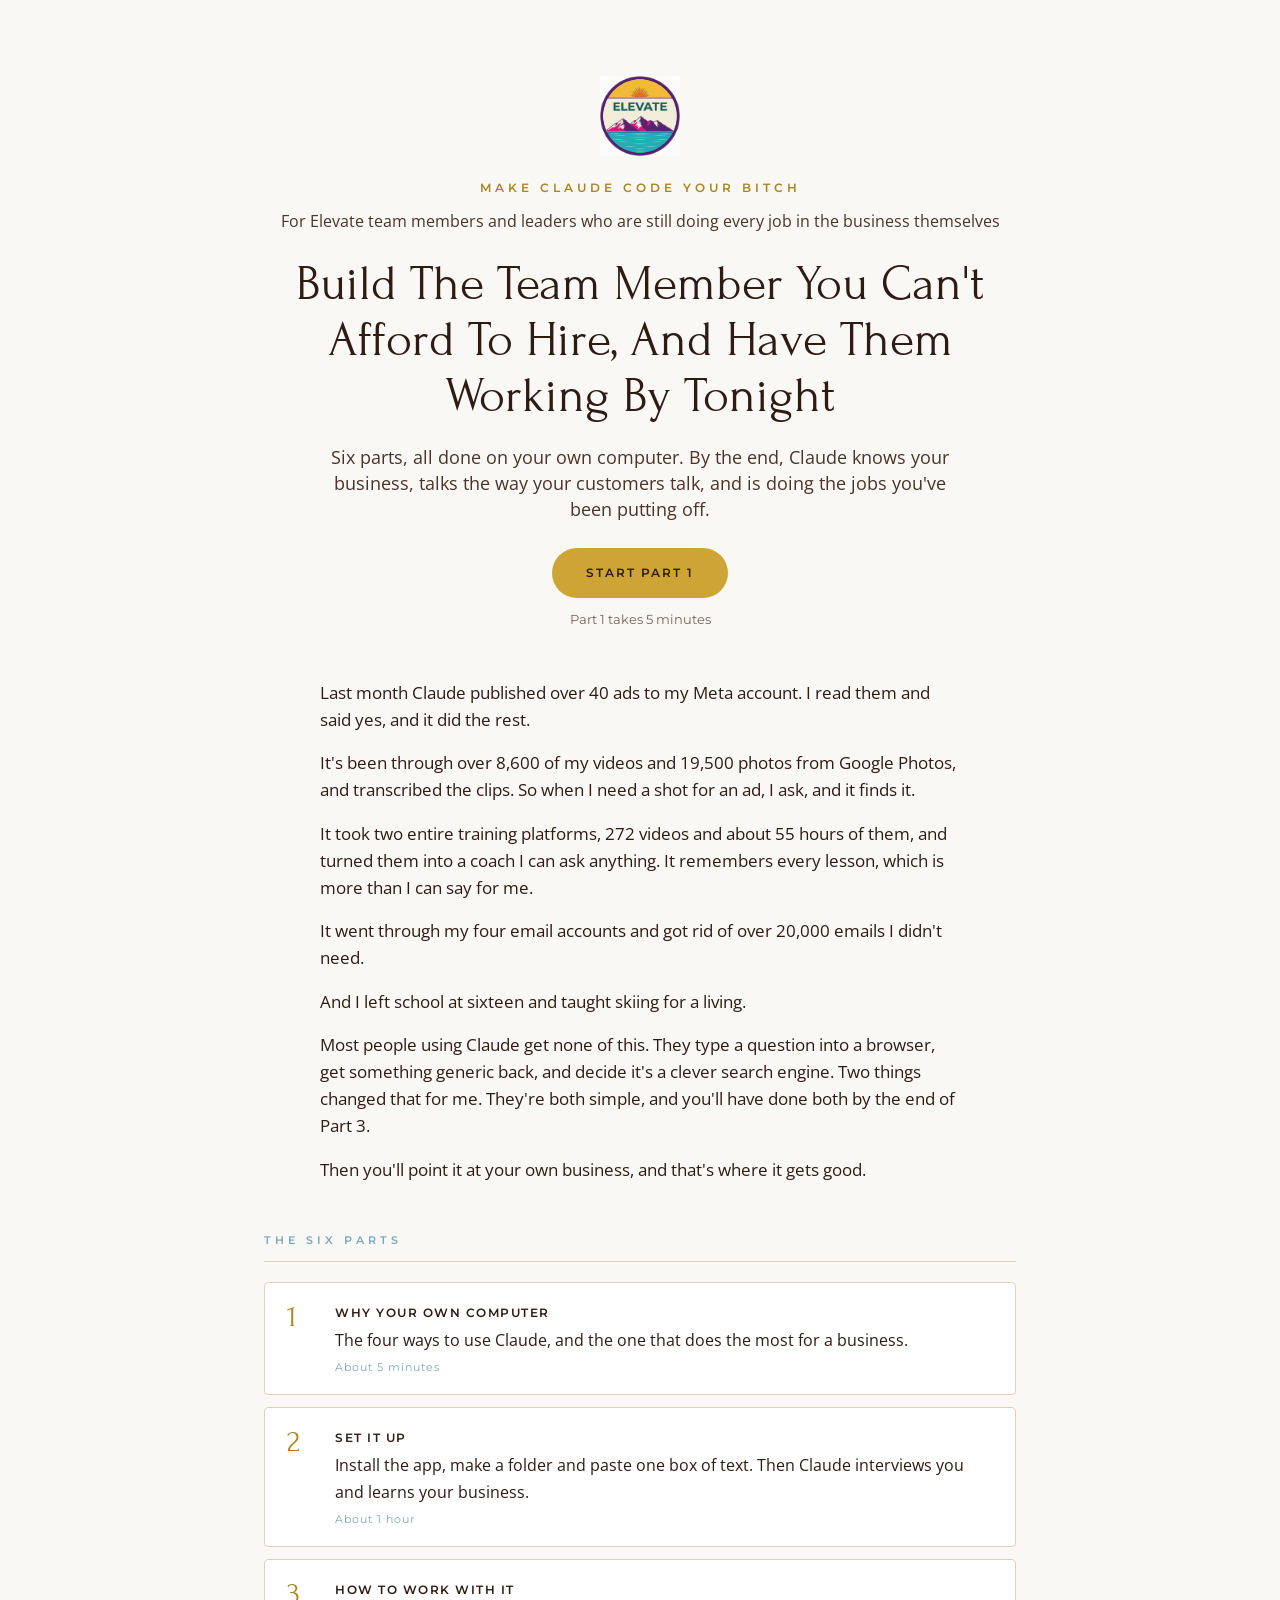
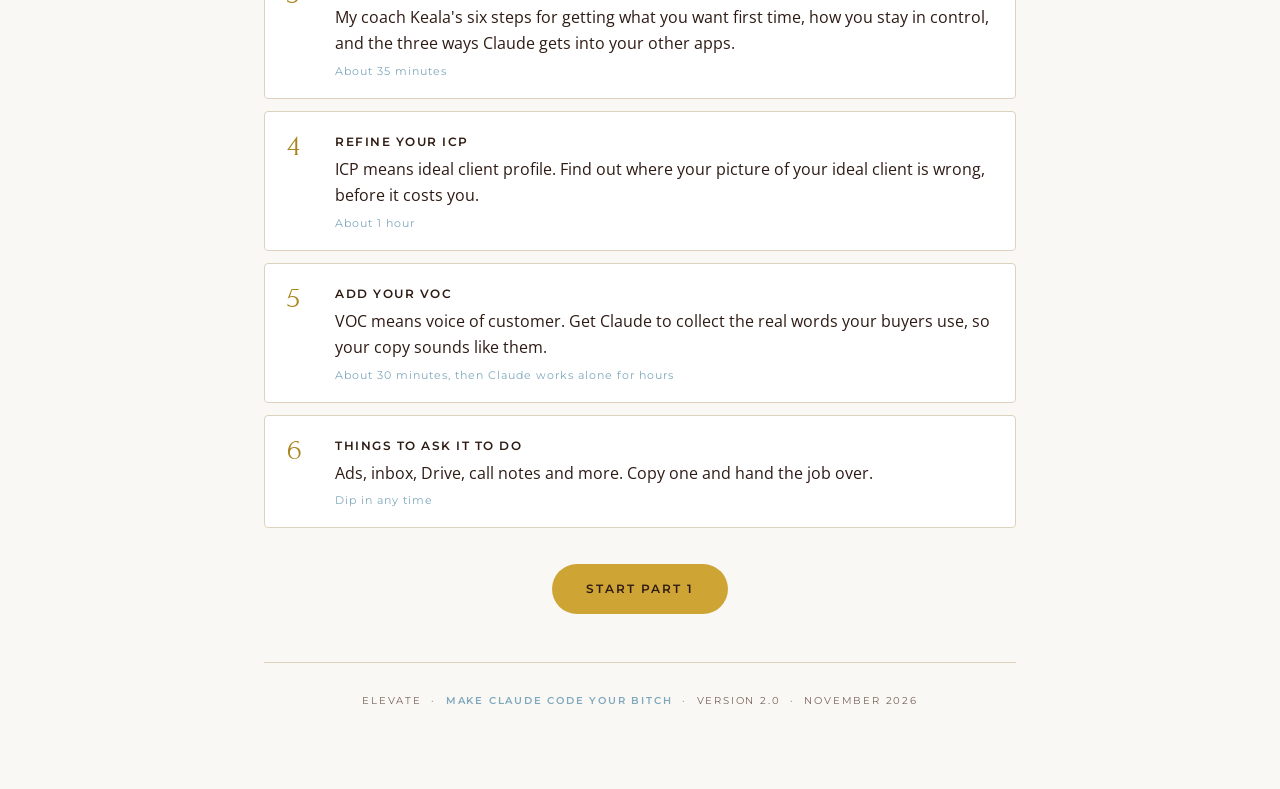
<file: index.html>
<!DOCTYPE html>
<html lang="en">
<head>
<meta charset="UTF-8">
<meta name="viewport" content="width=device-width, initial-scale=1.0">
<title>Make Claude Code Your Bitch / Elevate</title>
<link rel="preconnect" href="https://fonts.googleapis.com">
<link rel="preconnect" href="https://fonts.gstatic.com" crossorigin>
<link href="https://fonts.googleapis.com/css2?family=Forum&family=Open+Sans:wght@400;600;700&family=Montserrat:wght@300;400;500;600;700&family=Cormorant+Garamond:ital,wght@0,300;0,400;0,500;1,300;1,400&display=swap" rel="stylesheet">
<link rel="stylesheet" href="sop-style.css">
<link rel="stylesheet" href="workbook.css">
</head>
<body>

<div class="hero">
  <img src="elevate-logo.svg" alt="Elevate" class="logo">
  <div class="name">Make Claude Code Your Bitch</div>
  <div class="prehead">For Elevate team members and leaders who are still doing every job in the business themselves</div>
  <h1>Build The Team Member You Can't Afford To Hire, And Have Them Working By Tonight</h1>
  <div class="sub">Six parts, all done on your own computer. By the end, Claude knows your business, talks the way your customers talk, and is doing the jobs you've been putting off.</div>
  <a class="btn" href="part-1-why-your-computer.html">Start Part 1</a>
  <div class="btn-note">Part 1 takes 5 minutes</div>
</div>

<div class="story">
  <p>Last month Claude published over 40 ads to my Meta account. I read them and said yes, and it did the rest.</p>
  <p>It's been through over 8,600 of my videos and 19,500 photos from Google Photos, and transcribed the clips. So when I need a shot for an ad, I ask, and it finds it.</p>
  <p>It took two entire training platforms, 272 videos and about 55 hours of them, and turned them into a coach I can ask anything. It remembers every lesson, which is more than I can say for me.</p>
  <p>It went through my four email accounts and got rid of over 20,000 emails I didn't need.</p>
  <p>And I left school at sixteen and taught skiing for a living.</p>
  <p>Most people using Claude get none of this. They type a question into a browser, get something generic back, and decide it's a clever search engine. Two things changed that for me. They're both simple, and you'll have done both by the end of Part 3.</p>
  <p>Then you'll point it at your own business, and that's where it gets good.</p>
</div>

<h2>The Six Parts</h2>

<div class="parts">
  <a class="part-link" href="part-1-why-your-computer.html">
    <span class="n">1</span>
    <span><h4>Why your own computer</h4><p>The four ways to use Claude, and the one that does the most for a business.</p><span class="time">About 5 minutes</span></span>
  </a>
  <a class="part-link" href="part-2-set-up.html">
    <span class="n">2</span>
    <span><h4>Set it up</h4><p>Install the app, make a folder and paste one box of text. Then Claude interviews you and learns your business.</p><span class="time">About 1 hour</span></span>
  </a>
  <a class="part-link" href="part-3-how-to-work-with-it.html">
    <span class="n">3</span>
    <span><h4>How to work with it</h4><p>My coach Keala's six steps for getting what you want first time, how you stay in control, and the three ways Claude gets into your other apps.</p><span class="time">About 35 minutes</span></span>
  </a>
  <a class="part-link" href="part-4-refine-your-icp.html">
    <span class="n">4</span>
    <span><h4>Refine your ICP</h4><p>ICP means ideal client profile. Find out where your picture of your ideal client is wrong, before it costs you.</p><span class="time">About 1 hour</span></span>
  </a>
  <a class="part-link" href="part-5-add-your-voc.html">
    <span class="n">5</span>
    <span><h4>Add your VOC</h4><p>VOC means voice of customer. Get Claude to collect the real words your buyers use, so your copy sounds like them.</p><span class="time">About 30 minutes, then Claude works alone for hours</span></span>
  </a>
  <a class="part-link" href="part-6-things-to-ask-it-to-do.html">
    <span class="n">6</span>
    <span><h4>Things to ask it to do</h4><p>Ads, inbox, Drive, call notes and more. Copy one and hand the job over.</p><span class="time">Dip in any time</span></span>
  </a>
</div>

<div style="text-align:center"><a class="btn" href="part-1-why-your-computer.html">Start Part 1</a></div>

<div class="footer">
  <div class="footer-meta">Elevate &nbsp;&middot;&nbsp; <strong>Make Claude Code Your Bitch</strong> &nbsp;&middot;&nbsp; Version 2.0 &nbsp;&middot;&nbsp; November 2026</div>
</div>

</body>
</html>
</file>
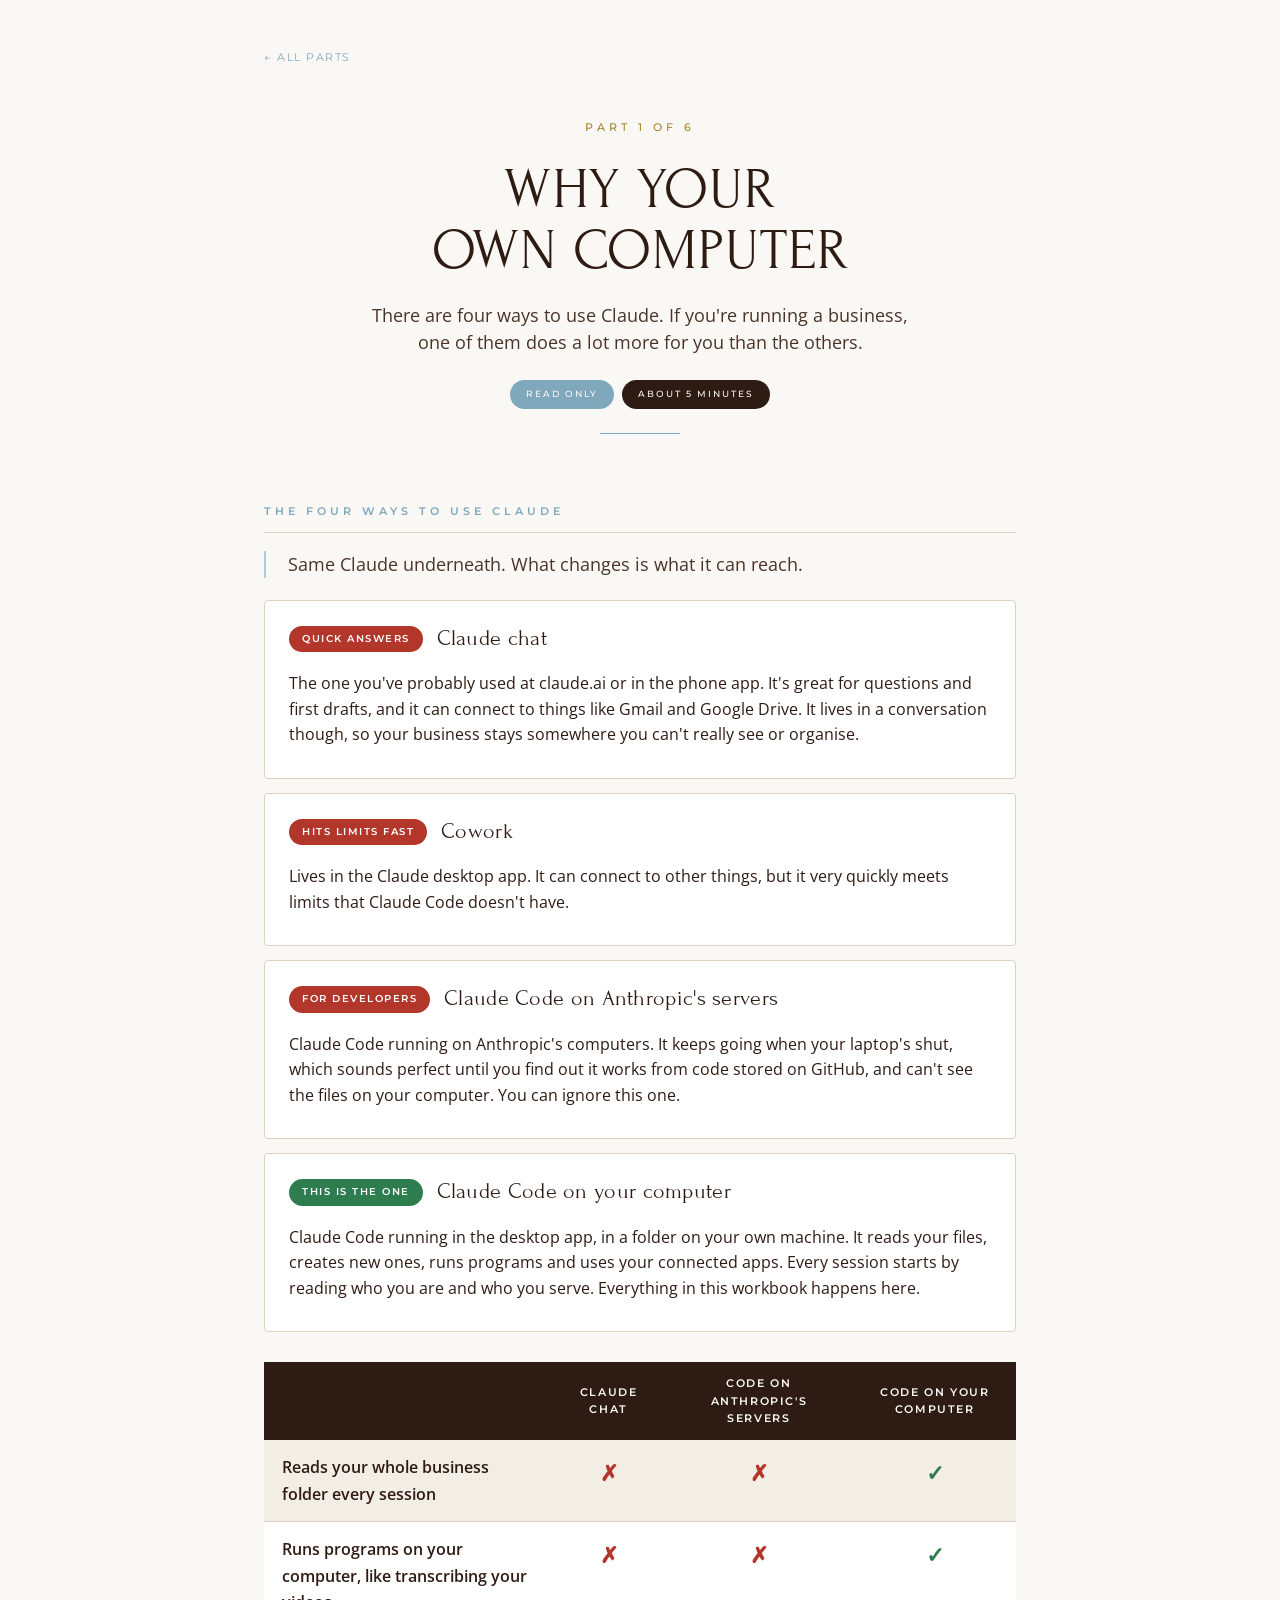
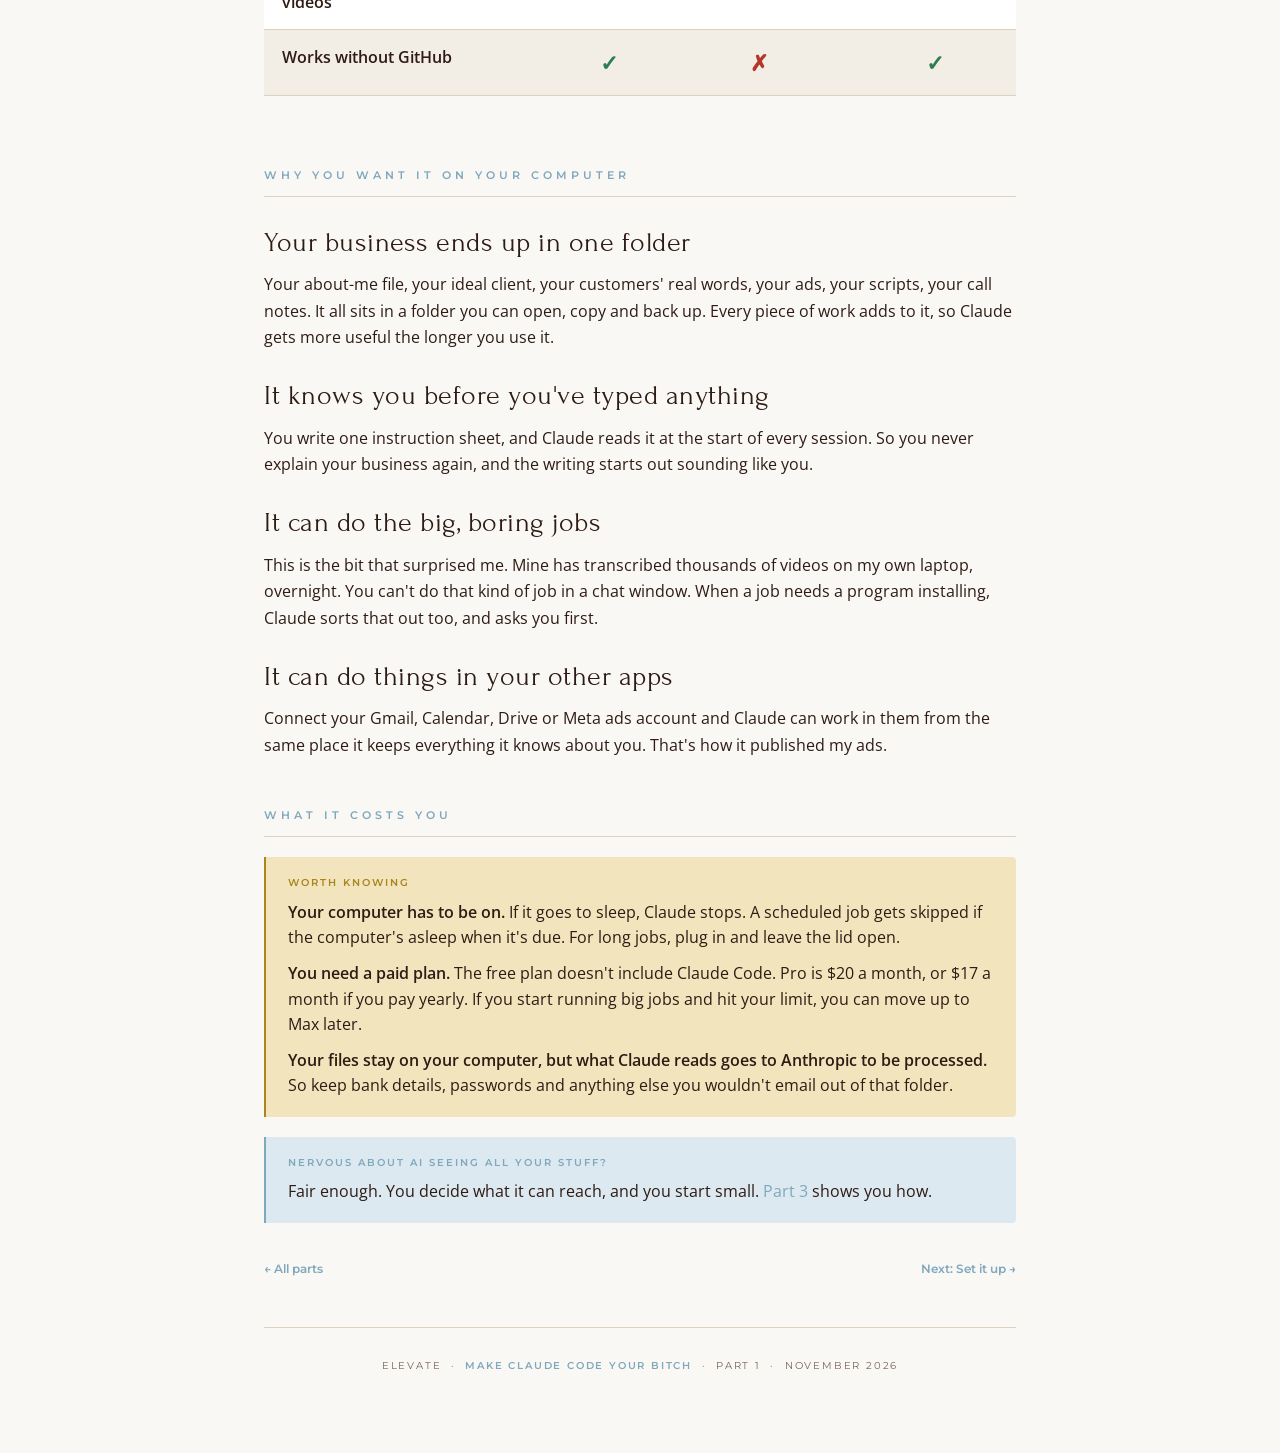
<file: part-1-why-your-computer.html>
<!DOCTYPE html>
<html lang="en">
<head>
<meta charset="UTF-8">
<meta name="viewport" content="width=device-width, initial-scale=1.0">
<title>Part 1: Why Your Own Computer / Make Claude Code Your Bitch</title>
<link rel="preconnect" href="https://fonts.googleapis.com">
<link rel="preconnect" href="https://fonts.gstatic.com" crossorigin>
<link href="https://fonts.googleapis.com/css2?family=Forum&family=Open+Sans:wght@400;600;700&family=Montserrat:wght@300;400;500;600;700&family=Cormorant+Garamond:ital,wght@0,300;0,400;0,500;1,300;1,400&display=swap" rel="stylesheet">
<link rel="stylesheet" href="sop-style.css">
<link rel="stylesheet" href="workbook.css">
</head>
<body>

<div class="topnav"><a href="index.html">&larr; All parts</a></div>

<div class="cover">
  <div class="eyebrow">Part 1 of 6</div>
  <h1>Why Your<br>Own Computer</h1>
  <div class="subtitle">There are four ways to use Claude. If you're running a business, one of them does a lot more for you than the others.</div>
  <div class="pills">
    <span class="pill sky">Read only</span>
    <span class="pill">About 5 minutes</span>
  </div>
</div>

<h2>The Four Ways To Use Claude</h2>

<p class="lead">Same Claude underneath. What changes is what it can reach.</p>

<div class="phase">
  <div class="phase-header">
    <span class="phase-badge red">Quick answers</span>
    <span class="phase-title">Claude chat</span>
  </div>
  <p>The one you've probably used at claude.ai or in the phone app. It's great for questions and first drafts, and it can connect to things like Gmail and Google Drive. It lives in a conversation though, so your business stays somewhere you can't really see or organise.</p>
</div>

<div class="phase">
  <div class="phase-header">
    <span class="phase-badge red">Hits limits fast</span>
    <span class="phase-title">Cowork</span>
  </div>
  <p>Lives in the Claude desktop app. It can connect to other things, but it very quickly meets limits that Claude Code doesn't have.</p>
</div>

<div class="phase">
  <div class="phase-header">
    <span class="phase-badge red">For developers</span>
    <span class="phase-title">Claude Code on Anthropic's servers</span>
  </div>
  <p>Claude Code running on Anthropic's computers. It keeps going when your laptop's shut, which sounds perfect until you find out it works from code stored on GitHub, and can't see the files on your computer. You can ignore this one.</p>
</div>

<div class="phase">
  <div class="phase-header">
    <span class="phase-badge green">This is the one</span>
    <span class="phase-title">Claude Code on your computer</span>
  </div>
  <p>Claude Code running in the desktop app, in a folder on your own machine. It reads your files, creates new ones, runs programs and uses your connected apps. Every session starts by reading who you are and who you serve. Everything in this workbook happens here.</p>
</div>

<div class="table-wrap">
<table class="ticks">
  <tr>
    <th></th>
    <th>Claude chat</th>
    <th>Code on Anthropic's servers</th>
    <th>Code on your computer</th>
  </tr>
  <tr>
    <td><strong>Reads your whole business folder every session</strong></td>
    <td><span class="cross">&#10007;</span></td>
    <td><span class="cross">&#10007;</span></td>
    <td><span class="tick">&#10003;</span></td>
  </tr>
  <tr>
    <td><strong>Runs programs on your computer, like transcribing your videos</strong></td>
    <td><span class="cross">&#10007;</span></td>
    <td><span class="cross">&#10007;</span></td>
    <td><span class="tick">&#10003;</span></td>
  </tr>
  <tr>
    <td><strong>Works without GitHub</strong></td>
    <td><span class="tick">&#10003;</span></td>
    <td><span class="cross">&#10007;</span></td>
    <td><span class="tick">&#10003;</span></td>
  </tr>
</table>
</div>

<h2>Why You Want It On Your Computer</h2>

<h3>Your business ends up in one folder</h3>
<p>Your about-me file, your ideal client, your customers' real words, your ads, your scripts, your call notes. It all sits in a folder you can open, copy and back up. Every piece of work adds to it, so Claude gets more useful the longer you use it.</p>

<h3>It knows you before you've typed anything</h3>
<p>You write one instruction sheet, and Claude reads it at the start of every session. So you never explain your business again, and the writing starts out sounding like you.</p>

<h3>It can do the big, boring jobs</h3>
<p>This is the bit that surprised me. Mine has transcribed thousands of videos on my own laptop, overnight. You can't do that kind of job in a chat window. When a job needs a program installing, Claude sorts that out too, and asks you first.</p>

<h3>It can do things in your other apps</h3>
<p>Connect your Gmail, Calendar, Drive or Meta ads account and Claude can work in them from the same place it keeps everything it knows about you. That's how it published my ads.</p>

<h2>What It Costs You</h2>

<div class="callout honey">
  <strong>Worth knowing</strong>
  <p><strong>Your computer has to be on.</strong> If it goes to sleep, Claude stops. A scheduled job gets skipped if the computer's asleep when it's due. For long jobs, plug in and leave the lid open.</p>
  <p><strong>You need a paid plan.</strong> The free plan doesn't include Claude Code. Pro is $20 a month, or $17 a month if you pay yearly. If you start running big jobs and hit your limit, you can move up to Max later.</p>
  <p><strong>Your files stay on your computer, but what Claude reads goes to Anthropic to be processed.</strong> So keep bank details, passwords and anything else you wouldn't email out of that folder.</p>
</div>

<div class="callout">
  <strong>Nervous about AI seeing all your stuff?</strong>
  <p>Fair enough. You decide what it can reach, and you start small. <a href="part-3-how-to-work-with-it.html">Part 3</a> shows you how.</p>
</div>

<div class="nextnav">
  <a href="index.html">&larr; All parts</a>
  <a href="part-2-set-up.html">Next: Set it up &rarr;</a>
</div>

<div class="footer">
  <div class="footer-meta">Elevate &nbsp;&middot;&nbsp; <strong>Make Claude Code Your Bitch</strong> &nbsp;&middot;&nbsp; Part 1 &nbsp;&middot;&nbsp; November 2026</div>
</div>

</body>
</html>
</file>
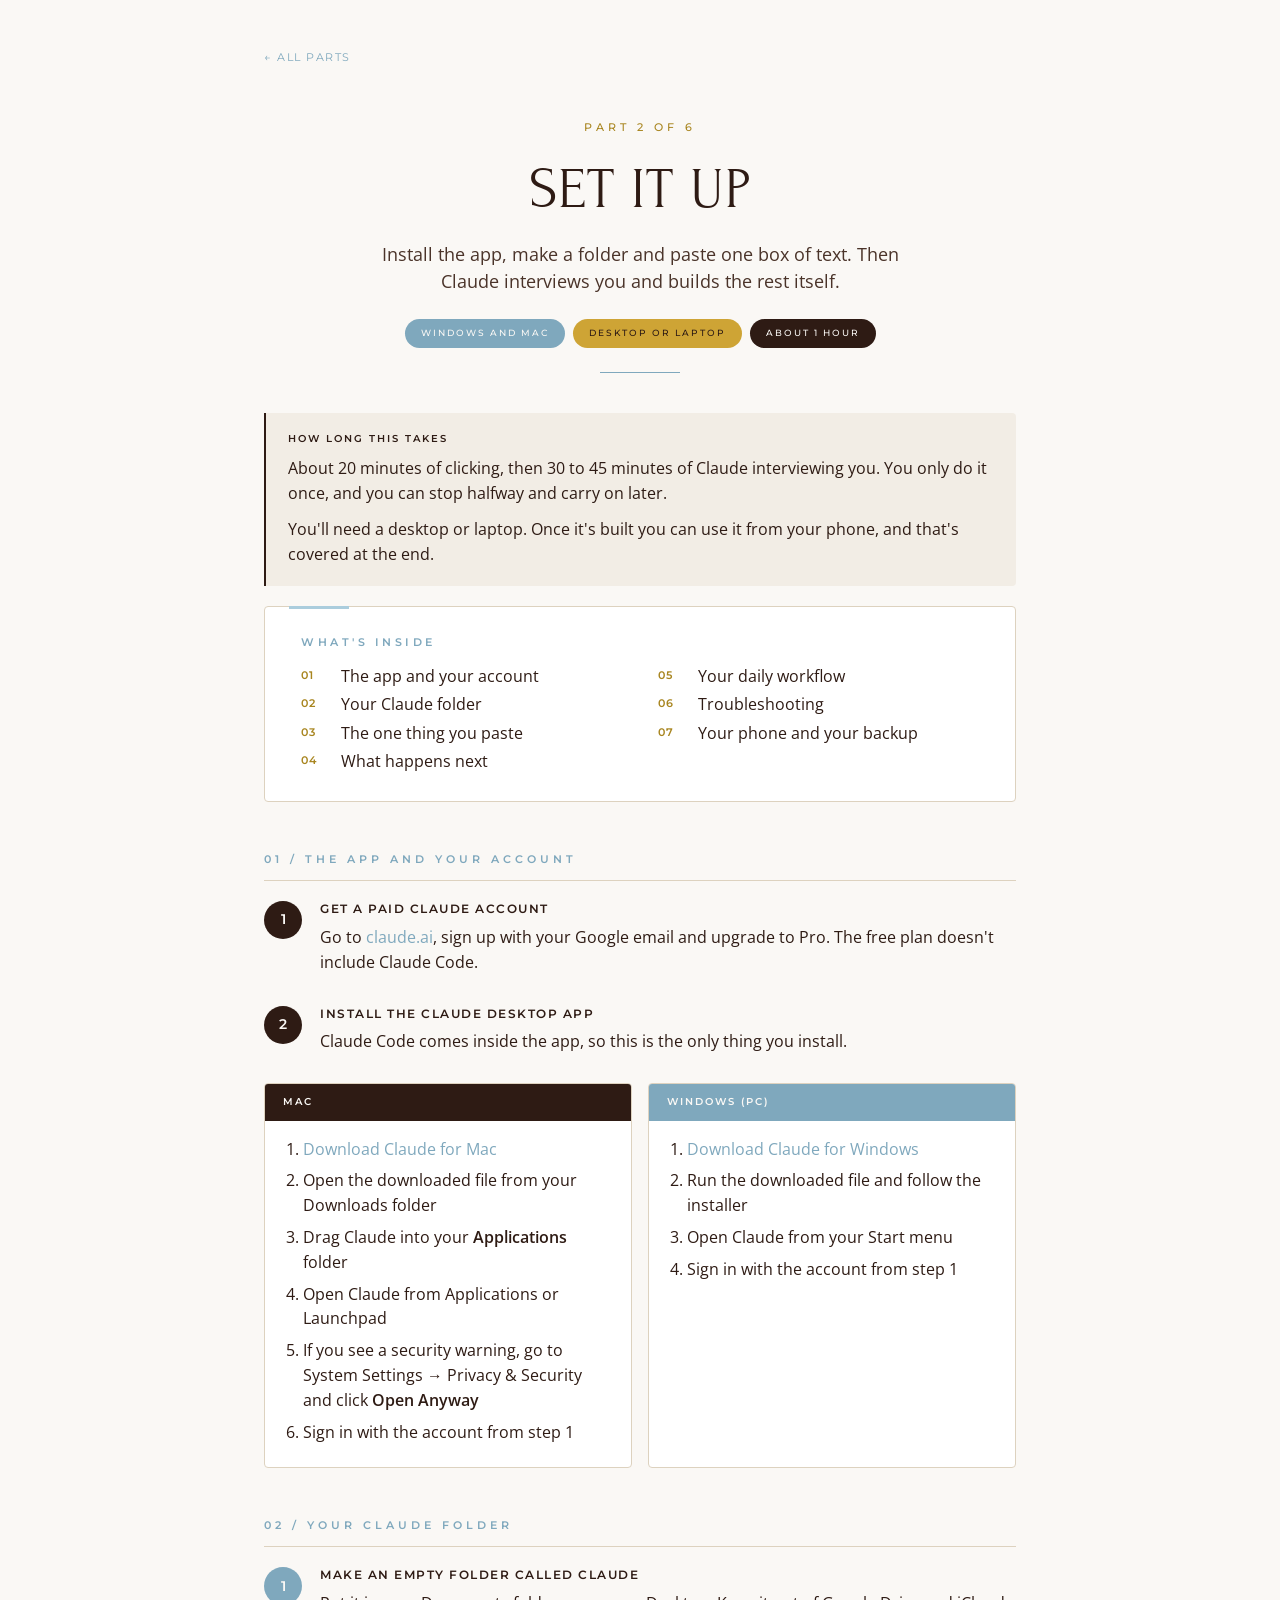
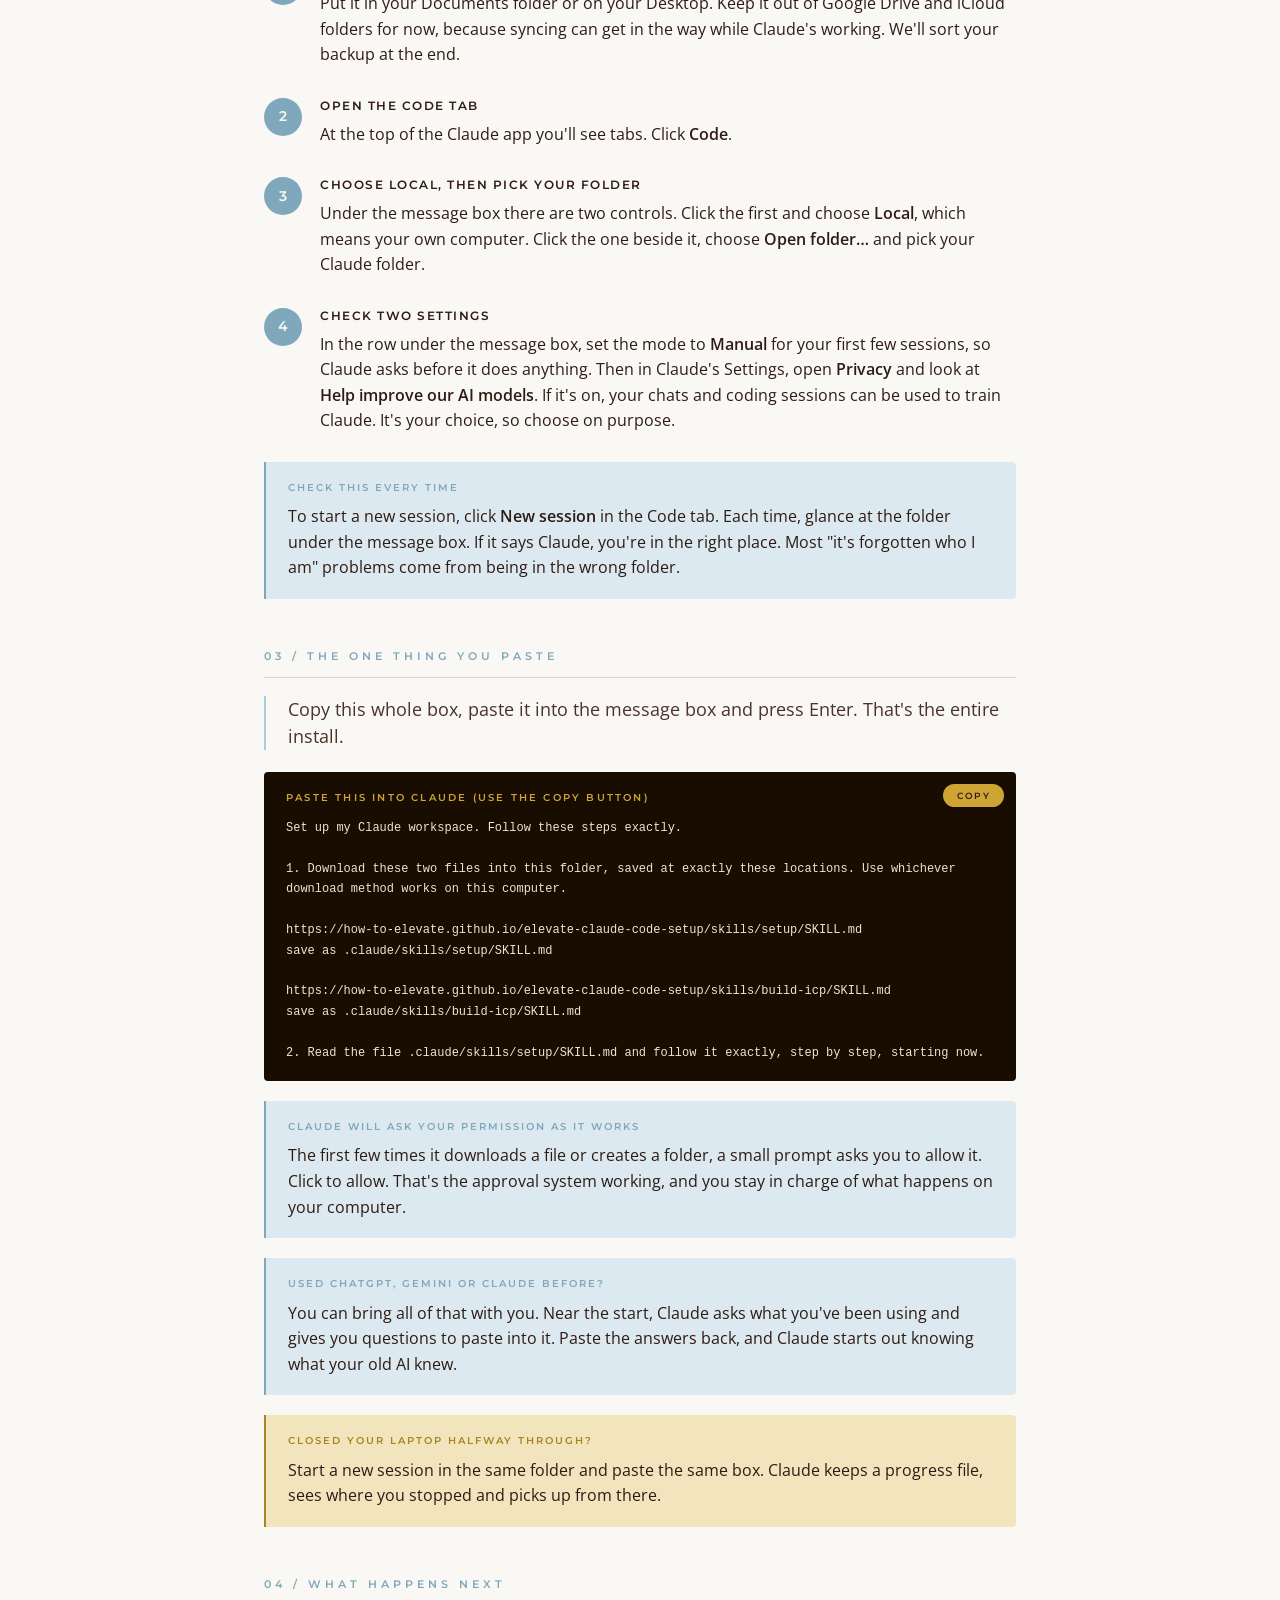
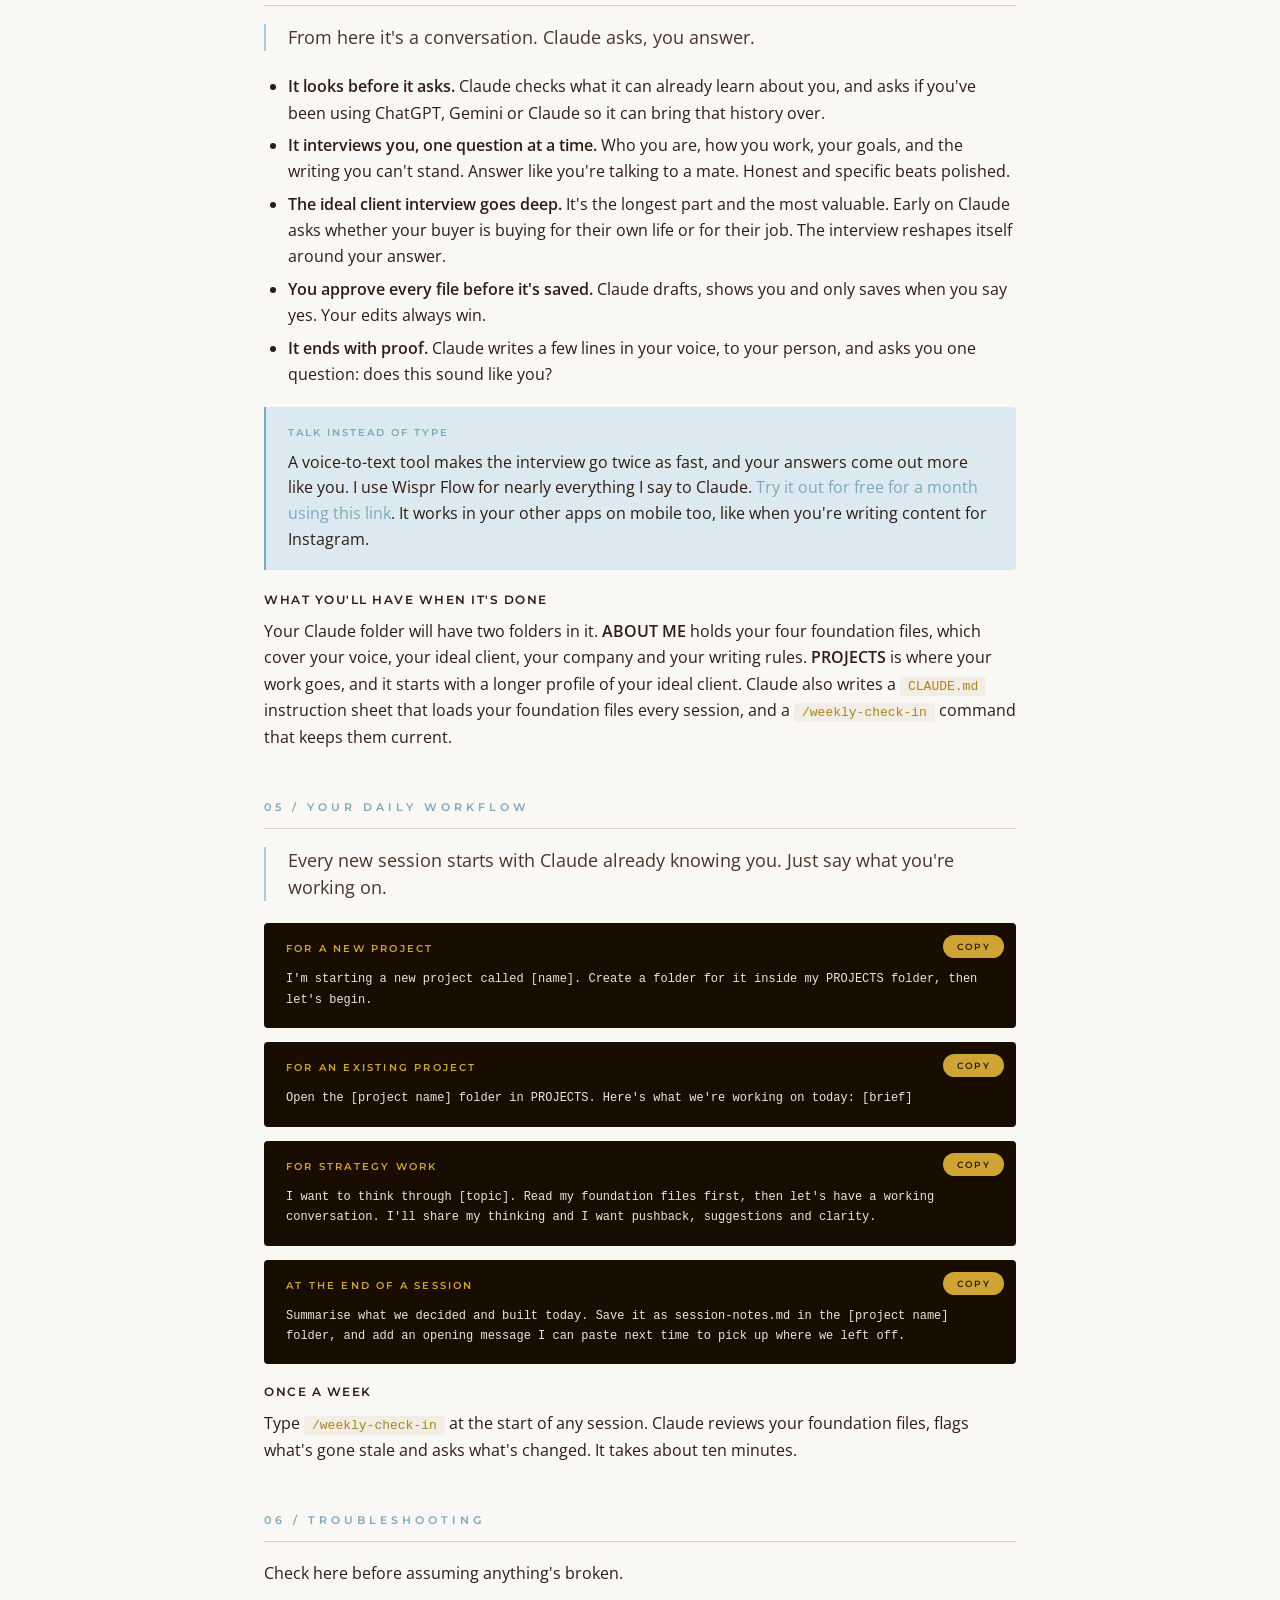
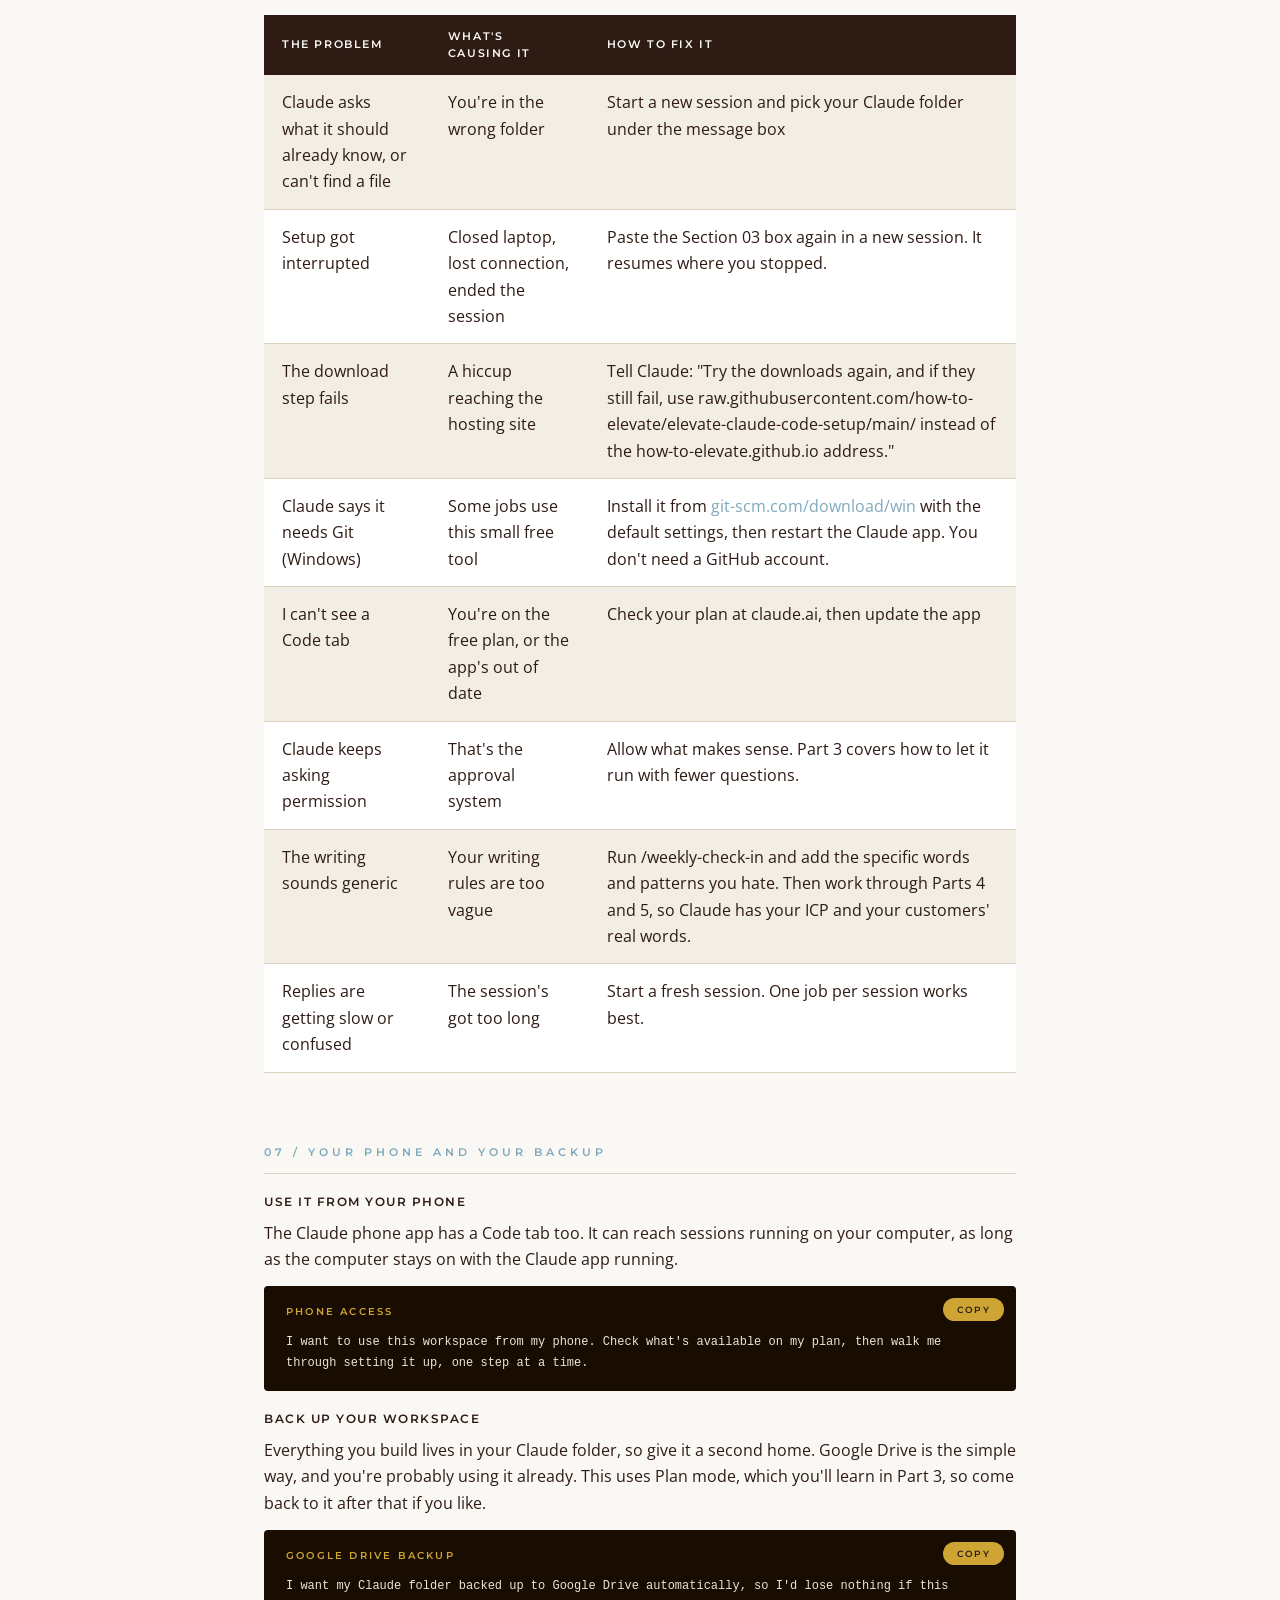
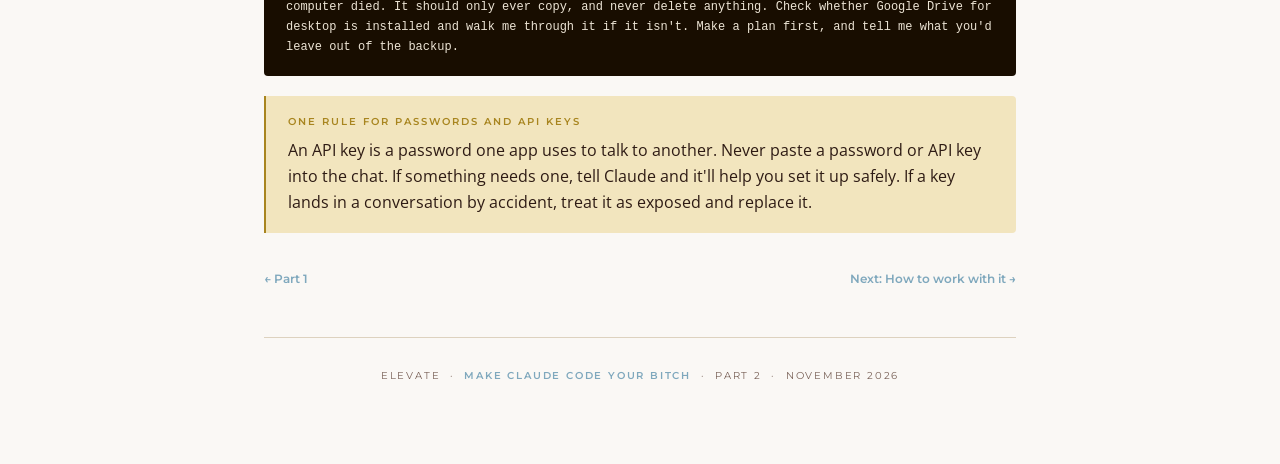
<file: part-2-set-up.html>
<!DOCTYPE html>
<html lang="en">
<head>
<meta charset="UTF-8">
<meta name="viewport" content="width=device-width, initial-scale=1.0">
<title>Part 2: Set It Up / Make Claude Code Your Bitch</title>
<link rel="preconnect" href="https://fonts.googleapis.com">
<link rel="preconnect" href="https://fonts.gstatic.com" crossorigin>
<link href="https://fonts.googleapis.com/css2?family=Forum&family=Open+Sans:wght@400;600;700&family=Montserrat:wght@300;400;500;600;700&family=Cormorant+Garamond:ital,wght@0,300;0,400;0,500;1,300;1,400&display=swap" rel="stylesheet">
<link rel="stylesheet" href="sop-style.css">
<link rel="stylesheet" href="workbook.css">
</head>
<body>

<div class="topnav"><a href="index.html">&larr; All parts</a></div>

<div class="cover">
  <div class="eyebrow">Part 2 of 6</div>
  <h1>Set It Up</h1>
  <div class="subtitle">Install the app, make a folder and paste one box of text. Then Claude interviews you and builds the rest itself.</div>
  <div class="pills">
    <span class="pill sky">Windows and Mac</span>
    <span class="pill honey">Desktop or laptop</span>
    <span class="pill">About 1 hour</span>
  </div>
</div>

<div class="callout cacao">
  <strong>How long this takes</strong>
  <p>About 20 minutes of clicking, then 30 to 45 minutes of Claude interviewing you. You only do it once, and you can stop halfway and carry on later.</p>
  <p>You'll need a desktop or laptop. Once it's built you can use it from your phone, and that's covered at the end.</p>
</div>

<div class="toc">
  <h3>What's Inside</h3>
  <ol>
    <li><span class="num">01</span> The app and your account</li>
    <li><span class="num">02</span> Your Claude folder</li>
    <li><span class="num">03</span> The one thing you paste</li>
    <li><span class="num">04</span> What happens next</li>
    <li><span class="num">05</span> Your daily workflow</li>
    <li><span class="num">06</span> Troubleshooting</li>
    <li><span class="num">07</span> Your phone and your backup</li>
  </ol>
</div>

<h2>01 / The App And Your Account</h2>

<div class="steps">

<div class="step">
  <div class="step-num">1</div>
  <div class="step-body">
    <h4>Get a paid Claude account</h4>
    <p>Go to <a href="https://claude.ai">claude.ai</a>, sign up with your Google email and upgrade to Pro. The free plan doesn't include Claude Code.</p>
  </div>
</div>

<div class="step">
  <div class="step-num">2</div>
  <div class="step-body">
    <h4>Install the Claude desktop app</h4>
    <p>Claude Code comes inside the app, so this is the only thing you install.</p>
  </div>
</div>

</div>

<div class="os-tabs">
  <div class="os-block">
    <div class="os-block-header mac">Mac</div>
    <div class="os-block-body">
      <ol>
        <li><a href="https://claude.ai/api/desktop/darwin/universal/dmg/latest/redirect">Download Claude for Mac</a></li>
        <li>Open the downloaded file from your Downloads folder</li>
        <li>Drag Claude into your <strong>Applications</strong> folder</li>
        <li>Open Claude from Applications or Launchpad</li>
        <li>If you see a security warning, go to System Settings &rarr; Privacy &amp; Security and click <strong>Open Anyway</strong></li>
        <li>Sign in with the account from step 1</li>
      </ol>
    </div>
  </div>
  <div class="os-block">
    <div class="os-block-header pc">Windows (PC)</div>
    <div class="os-block-body">
      <ol>
        <li><a href="https://claude.ai/api/desktop/win32/x64/setup/latest/redirect">Download Claude for Windows</a></li>
        <li>Run the downloaded file and follow the installer</li>
        <li>Open Claude from your Start menu</li>
        <li>Sign in with the account from step 1</li>
      </ol>
    </div>
  </div>
</div>

<h2>02 / Your Claude Folder</h2>

<div class="steps">

<div class="step">
  <div class="step-num sky">1</div>
  <div class="step-body">
    <h4>Make an empty folder called Claude</h4>
    <p>Put it in your Documents folder or on your Desktop. Keep it out of Google Drive and iCloud folders for now, because syncing can get in the way while Claude's working. We'll sort your backup at the end.</p>
  </div>
</div>

<div class="step">
  <div class="step-num sky">2</div>
  <div class="step-body">
    <h4>Open the Code tab</h4>
    <p>At the top of the Claude app you'll see tabs. Click <strong>Code</strong>.</p>
  </div>
</div>

<div class="step">
  <div class="step-num sky">3</div>
  <div class="step-body">
    <h4>Choose Local, then pick your folder</h4>
    <p>Under the message box there are two controls. Click the first and choose <strong>Local</strong>, which means your own computer. Click the one beside it, choose <strong>Open folder&hellip;</strong> and pick your Claude folder.</p>
  </div>
</div>

<div class="step">
  <div class="step-num sky">4</div>
  <div class="step-body">
    <h4>Check two settings</h4>
    <p>In the row under the message box, set the mode to <strong>Manual</strong> for your first few sessions, so Claude asks before it does anything. Then in Claude's Settings, open <strong>Privacy</strong> and look at <strong>Help improve our AI models</strong>. If it's on, your chats and coding sessions can be used to train Claude. It's your choice, so choose on purpose.</p>
  </div>
</div>

</div>

<div class="callout">
  <strong>Check this every time</strong>
  <p>To start a new session, click <strong>New session</strong> in the Code tab. Each time, glance at the folder under the message box. If it says Claude, you're in the right place. Most "it's forgotten who I am" problems come from being in the wrong folder.</p>
</div>

<h2>03 / The One Thing You Paste</h2>

<p class="lead">Copy this whole box, paste it into the message box and press Enter. That's the entire install.</p>

<div class="code-block"><span class="label">Paste this into Claude (use the Copy button)</span><button class="copy-btn" onclick="copyBlock(this)">Copy</button>Set up my Claude workspace. Follow these steps exactly.

1. Download these two files into this folder, saved at exactly these locations. Use whichever download method works on this computer.

https://how-to-elevate.github.io/elevate-claude-code-setup/skills/setup/SKILL.md
save as .claude/skills/setup/SKILL.md

https://how-to-elevate.github.io/elevate-claude-code-setup/skills/build-icp/SKILL.md
save as .claude/skills/build-icp/SKILL.md

2. Read the file .claude/skills/setup/SKILL.md and follow it exactly, step by step, starting now.</div>

<div class="callout">
  <strong>Claude will ask your permission as it works</strong>
  <p>The first few times it downloads a file or creates a folder, a small prompt asks you to allow it. Click to allow. That's the approval system working, and you stay in charge of what happens on your computer.</p>
</div>

<div class="callout">
  <strong>Used ChatGPT, Gemini or Claude before?</strong>
  <p>You can bring all of that with you. Near the start, Claude asks what you've been using and gives you questions to paste into it. Paste the answers back, and Claude starts out knowing what your old AI knew.</p>
</div>

<div class="callout honey">
  <strong>Closed your laptop halfway through?</strong>
  <p>Start a new session in the same folder and paste the same box. Claude keeps a progress file, sees where you stopped and picks up from there.</p>
</div>

<h2>04 / What Happens Next</h2>

<p class="lead">From here it's a conversation. Claude asks, you answer.</p>

<ul>
  <li><strong>It looks before it asks.</strong> Claude checks what it can already learn about you, and asks if you've been using ChatGPT, Gemini or Claude so it can bring that history over.</li>
  <li><strong>It interviews you, one question at a time.</strong> Who you are, how you work, your goals, and the writing you can't stand. Answer like you're talking to a mate. Honest and specific beats polished.</li>
  <li><strong>The ideal client interview goes deep.</strong> It's the longest part and the most valuable. Early on Claude asks whether your buyer is buying for their own life or for their job. The interview reshapes itself around your answer.</li>
  <li><strong>You approve every file before it's saved.</strong> Claude drafts, shows you and only saves when you say yes. Your edits always win.</li>
  <li><strong>It ends with proof.</strong> Claude writes a few lines in your voice, to your person, and asks you one question: does this sound like you?</li>
</ul>

<div class="callout">
  <strong>Talk instead of type</strong>
  <p>A voice-to-text tool makes the interview go twice as fast, and your answers come out more like you. I use Wispr Flow for nearly everything I say to Claude. <a href="https://wisprflow.ai/r?TRISTAN1198">Try it out for free for a month using this link</a>. It works in your other apps on mobile too, like when you're writing content for Instagram.</p>
</div>

<h4>What you'll have when it's done</h4>

<p>Your Claude folder will have two folders in it. <strong>ABOUT ME</strong> holds your four foundation files, which cover your voice, your ideal client, your company and your writing rules. <strong>PROJECTS</strong> is where your work goes, and it starts with a longer profile of your ideal client. Claude also writes a <code>CLAUDE.md</code> instruction sheet that loads your foundation files every session, and a <code>/weekly-check-in</code> command that keeps them current.</p>

<h2>05 / Your Daily Workflow</h2>

<p class="lead">Every new session starts with Claude already knowing you. Just say what you're working on.</p>

<div class="code-block"><span class="label">For a new project</span><button class="copy-btn" onclick="copyBlock(this)">Copy</button>I'm starting a new project called [name]. Create a folder for it inside my PROJECTS folder, then let's begin.</div>

<div class="code-block"><span class="label">For an existing project</span><button class="copy-btn" onclick="copyBlock(this)">Copy</button>Open the [project name] folder in PROJECTS. Here's what we're working on today: [brief]</div>

<div class="code-block"><span class="label">For strategy work</span><button class="copy-btn" onclick="copyBlock(this)">Copy</button>I want to think through [topic]. Read my foundation files first, then let's have a working conversation. I'll share my thinking and I want pushback, suggestions and clarity.</div>

<div class="code-block"><span class="label">At the end of a session</span><button class="copy-btn" onclick="copyBlock(this)">Copy</button>Summarise what we decided and built today. Save it as session-notes.md in the [project name] folder, and add an opening message I can paste next time to pick up where we left off.</div>

<h4>Once a week</h4>

<p>Type <code>/weekly-check-in</code> at the start of any session. Claude reviews your foundation files, flags what's gone stale and asks what's changed. It takes about ten minutes.</p>

<h2>06 / Troubleshooting</h2>

<p>Check here before assuming anything's broken.</p>

<div class="table-wrap">
<table>
  <tr>
    <th>The Problem</th>
    <th>What's Causing It</th>
    <th>How to Fix It</th>
  </tr>
  <tr>
    <td>Claude asks what it should already know, or can't find a file</td>
    <td>You're in the wrong folder</td>
    <td>Start a new session and pick your Claude folder under the message box</td>
  </tr>
  <tr>
    <td>Setup got interrupted</td>
    <td>Closed laptop, lost connection, ended the session</td>
    <td>Paste the Section 03 box again in a new session. It resumes where you stopped.</td>
  </tr>
  <tr>
    <td>The download step fails</td>
    <td>A hiccup reaching the hosting site</td>
    <td>Tell Claude: "Try the downloads again, and if they still fail, use raw.githubusercontent.com/how-to-elevate/elevate-claude-code-setup/main/ instead of the how-to-elevate.github.io address."</td>
  </tr>
  <tr>
    <td>Claude says it needs Git (Windows)</td>
    <td>Some jobs use this small free tool</td>
    <td>Install it from <a href="https://git-scm.com/download/win">git-scm.com/download/win</a> with the default settings, then restart the Claude app. You don't need a GitHub account.</td>
  </tr>
  <tr>
    <td>I can't see a Code tab</td>
    <td>You're on the free plan, or the app's out of date</td>
    <td>Check your plan at claude.ai, then update the app</td>
  </tr>
  <tr>
    <td>Claude keeps asking permission</td>
    <td>That's the approval system</td>
    <td>Allow what makes sense. Part 3 covers how to let it run with fewer questions.</td>
  </tr>
  <tr>
    <td>The writing sounds generic</td>
    <td>Your writing rules are too vague</td>
    <td>Run /weekly-check-in and add the specific words and patterns you hate. Then work through Parts 4 and 5, so Claude has your ICP and your customers' real words.</td>
  </tr>
  <tr>
    <td>Replies are getting slow or confused</td>
    <td>The session's got too long</td>
    <td>Start a fresh session. One job per session works best.</td>
  </tr>
</table>
</div>

<h2>07 / Your Phone And Your Backup</h2>

<h4>Use it from your phone</h4>
<p>The Claude phone app has a Code tab too. It can reach sessions running on your computer, as long as the computer stays on with the Claude app running.</p>
<div class="code-block"><span class="label">Phone access</span><button class="copy-btn" onclick="copyBlock(this)">Copy</button>I want to use this workspace from my phone. Check what's available on my plan, then walk me through setting it up, one step at a time.</div>

<h4>Back up your workspace</h4>
<p>Everything you build lives in your Claude folder, so give it a second home. Google Drive is the simple way, and you're probably using it already. This uses Plan mode, which you'll learn in Part 3, so come back to it after that if you like.</p>
<div class="code-block"><span class="label">Google Drive backup</span><button class="copy-btn" onclick="copyBlock(this)">Copy</button>I want my Claude folder backed up to Google Drive automatically, so I'd lose nothing if this computer died. It should only ever copy, and never delete anything. Check whether Google Drive for desktop is installed and walk me through it if it isn't. Make a plan first, and tell me what you'd leave out of the backup.</div>

<div class="callout honey">
  <strong>One rule for passwords and API keys</strong>
  <p>An API key is a password one app uses to talk to another. Never paste a password or API key into the chat. If something needs one, tell Claude and it'll help you set it up safely. If a key lands in a conversation by accident, treat it as exposed and replace it.</p>
</div>

<div class="nextnav">
  <a href="part-1-why-your-computer.html">&larr; Part 1</a>
  <a href="part-3-how-to-work-with-it.html">Next: How to work with it &rarr;</a>
</div>

<div class="footer">
  <div class="footer-meta">Elevate &nbsp;&middot;&nbsp; <strong>Make Claude Code Your Bitch</strong> &nbsp;&middot;&nbsp; Part 2 &nbsp;&middot;&nbsp; November 2026</div>
</div>

<script src="workbook.js"></script>

</body>
</html>
</file>
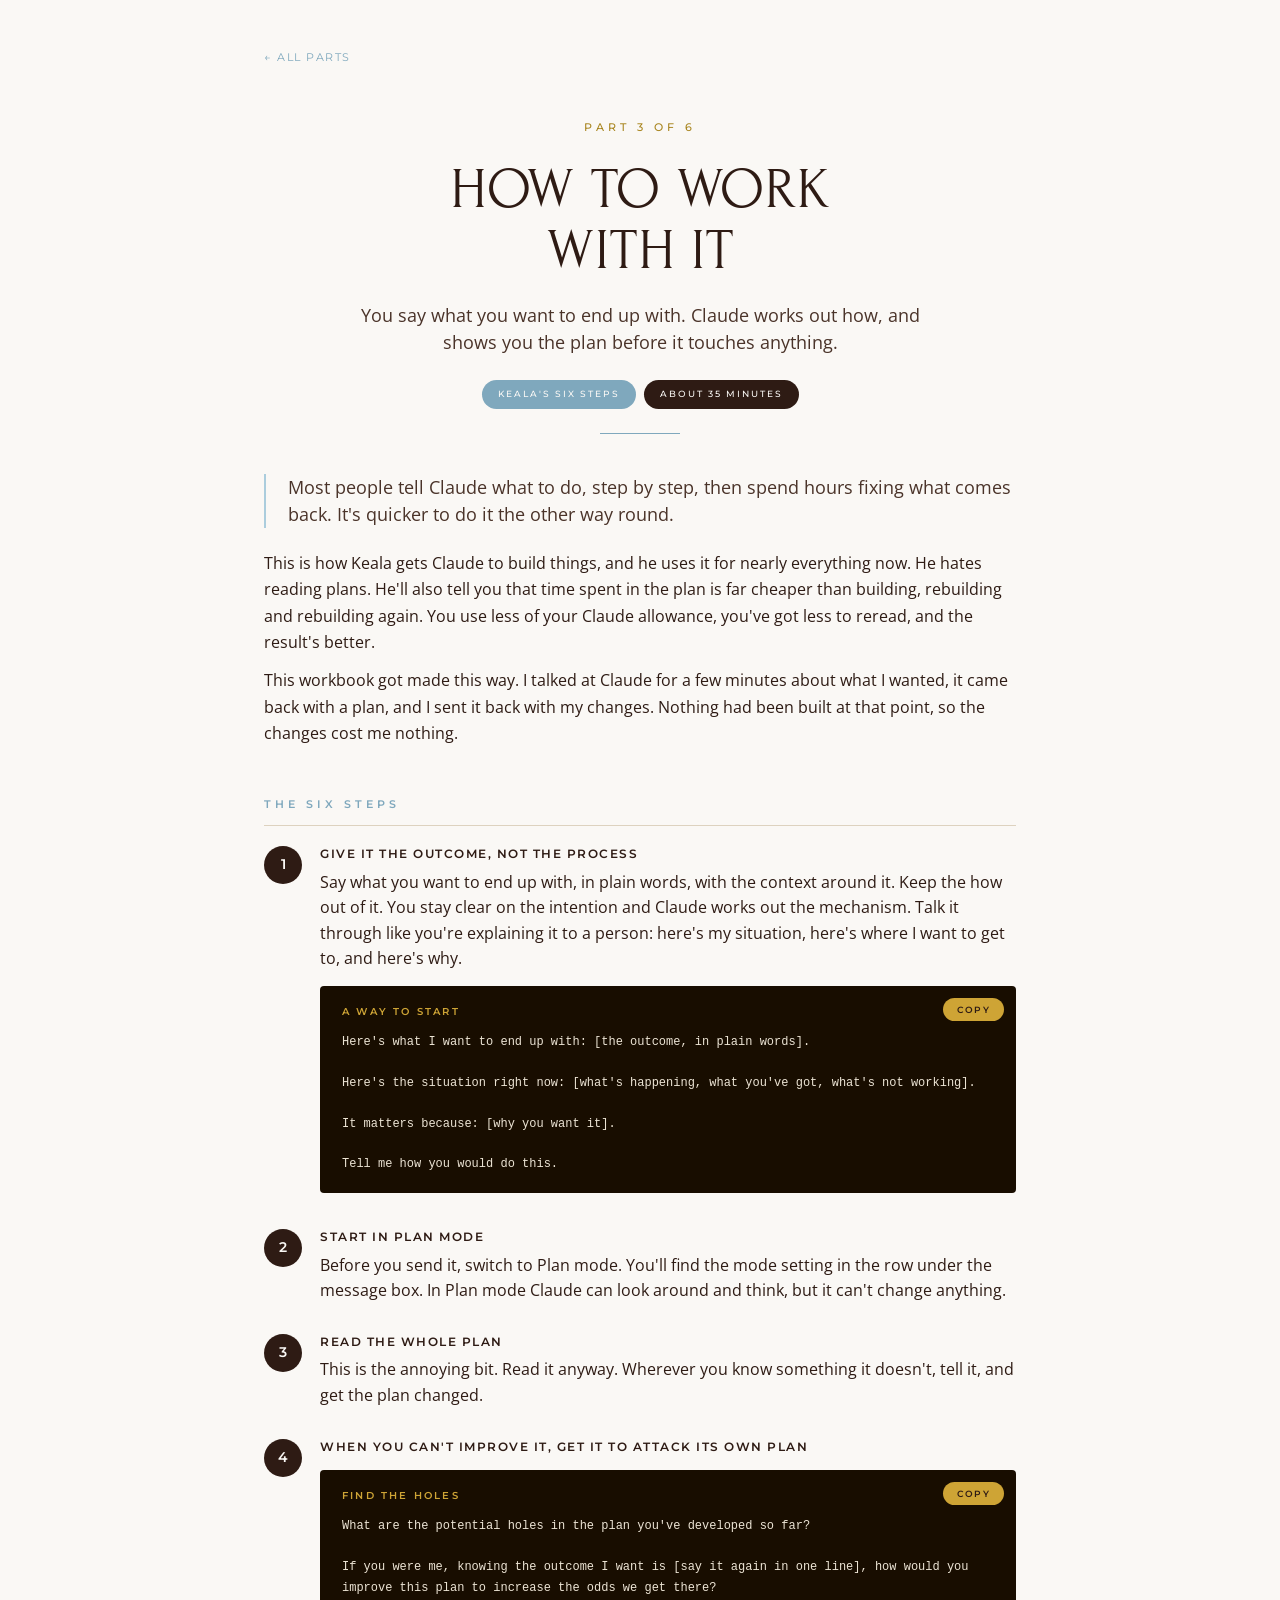
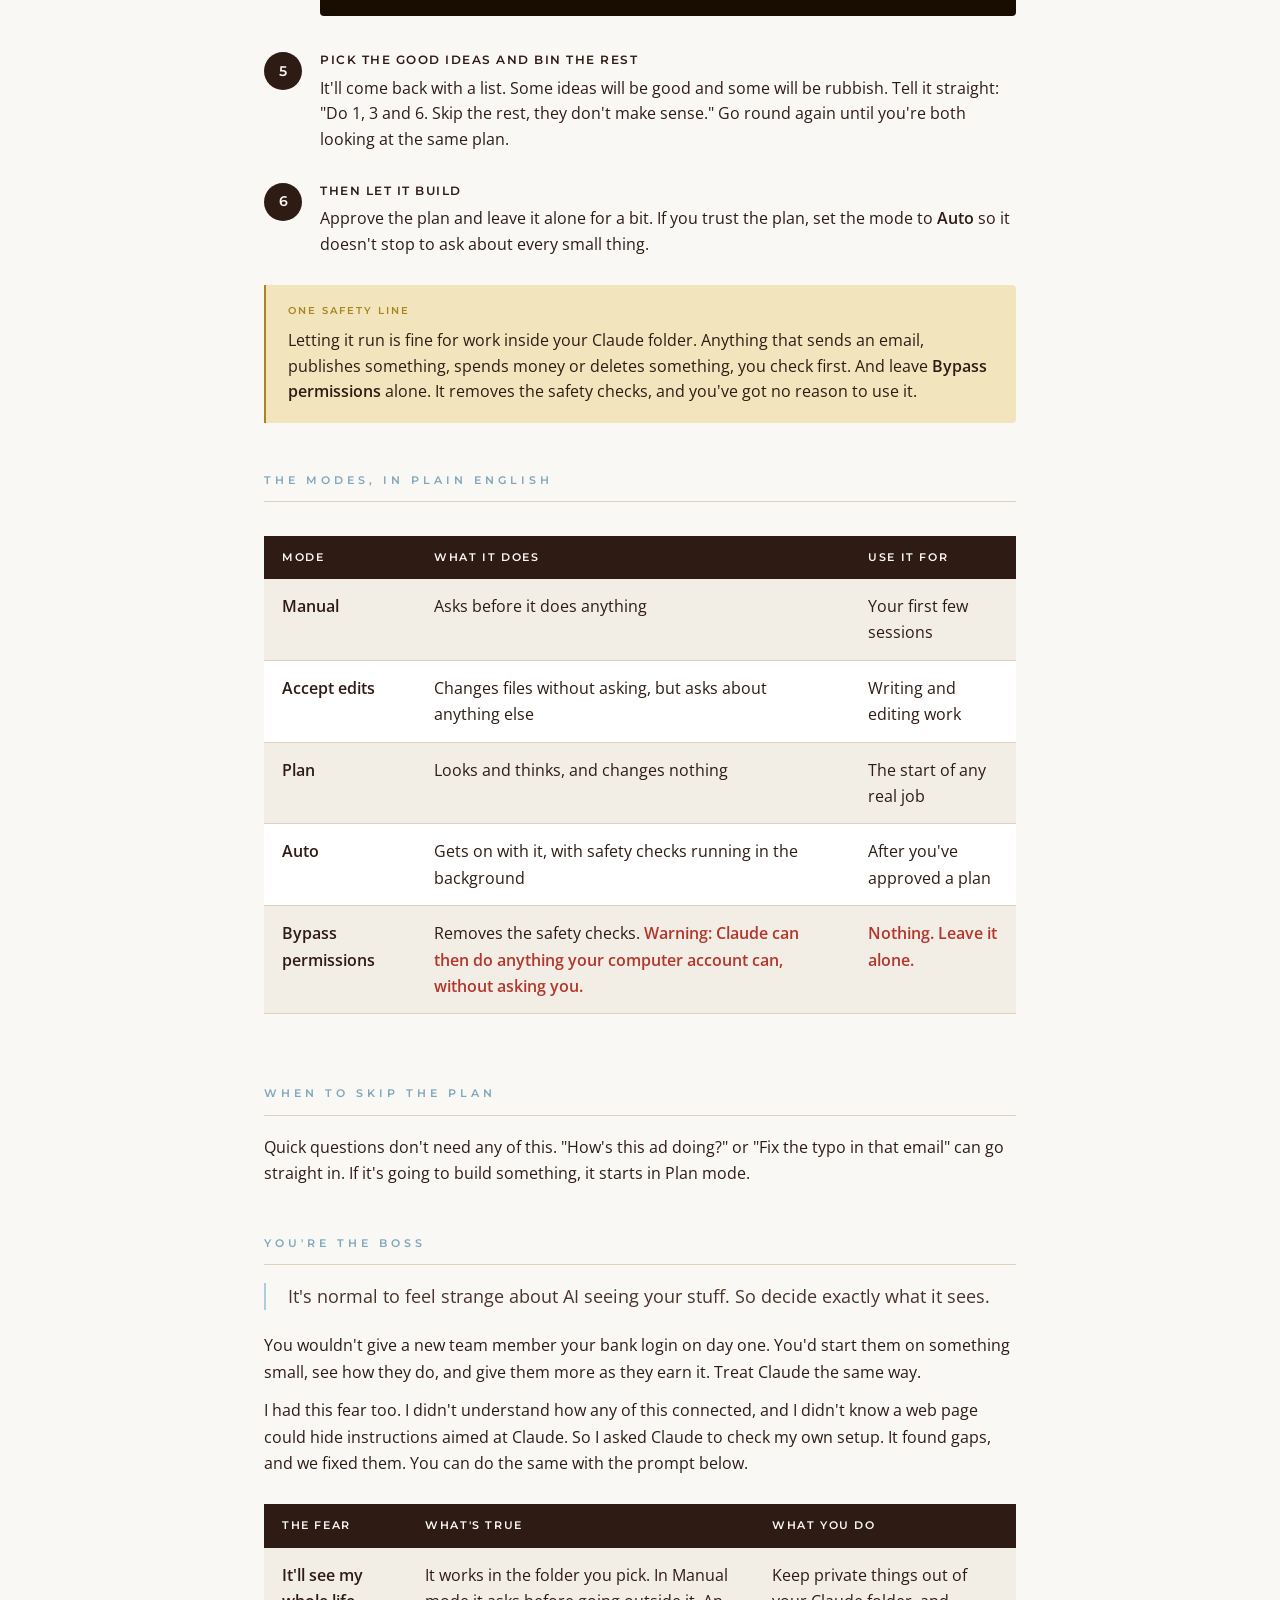
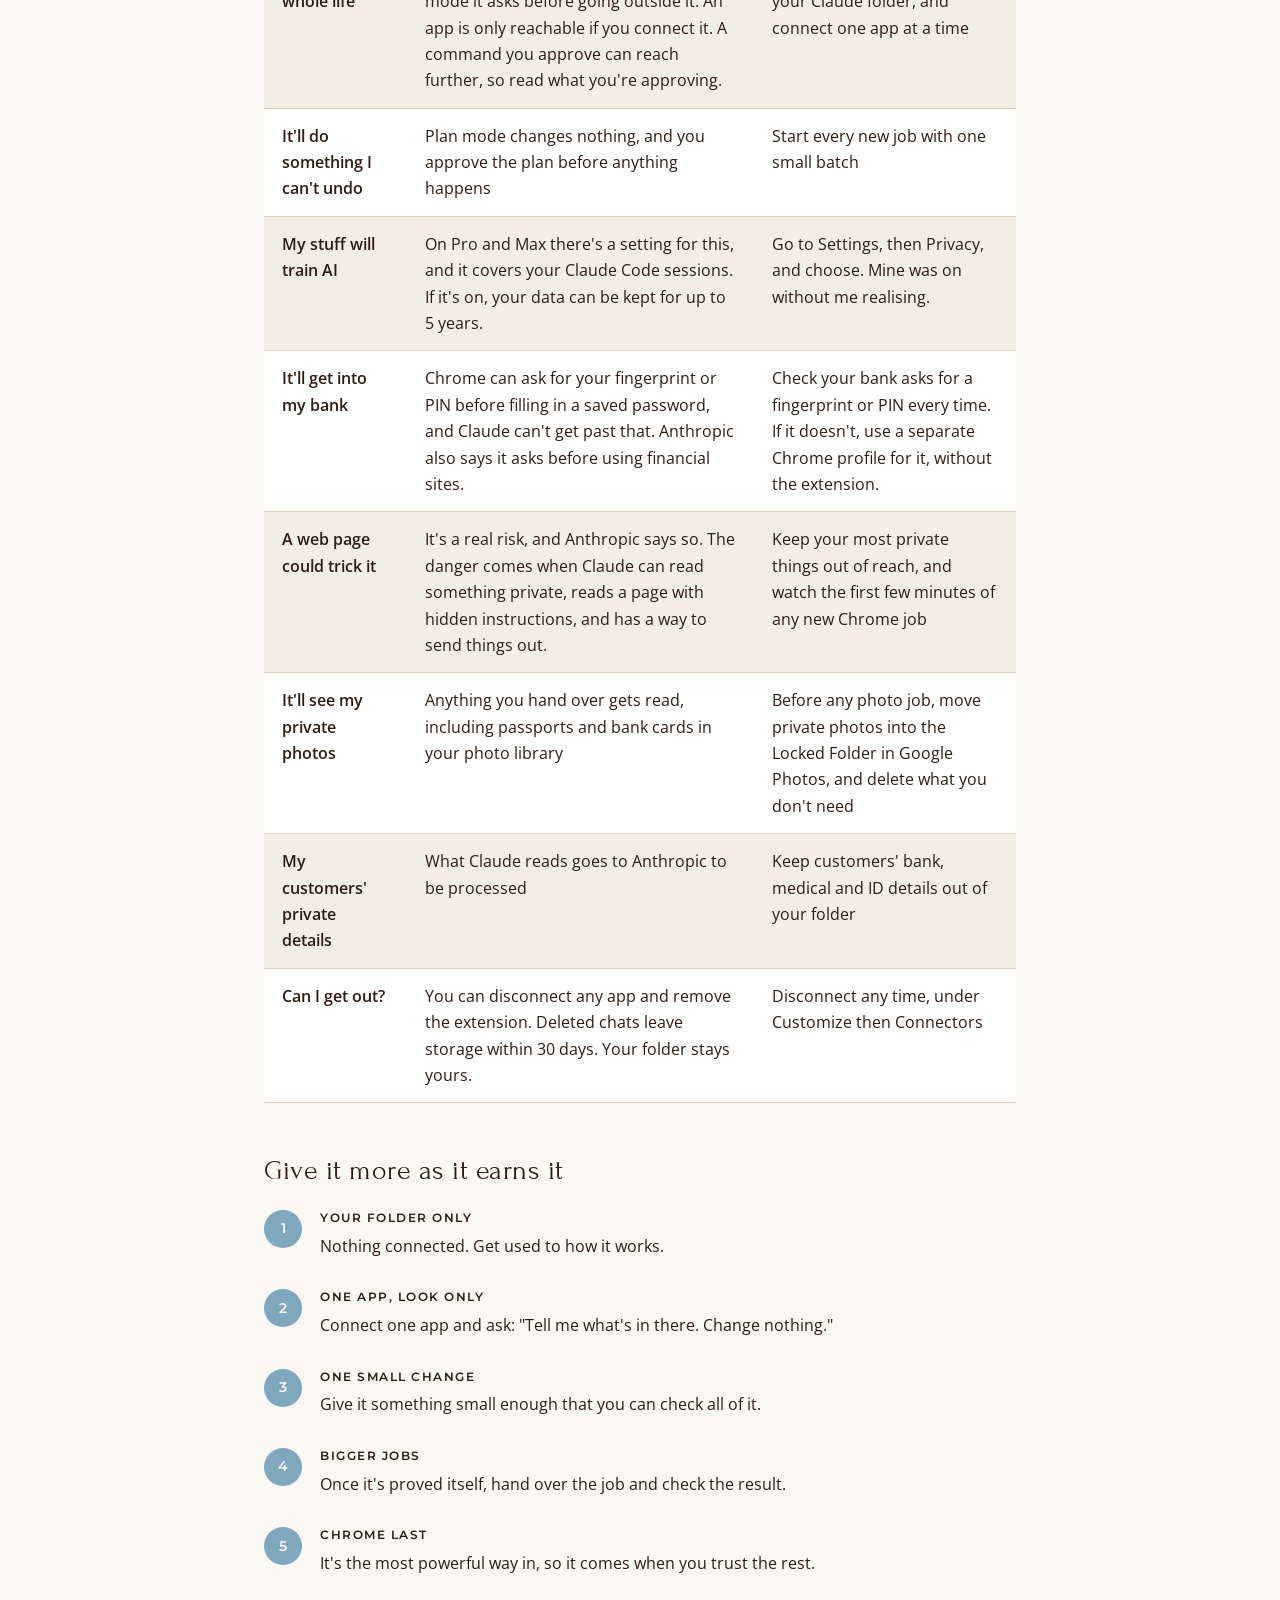
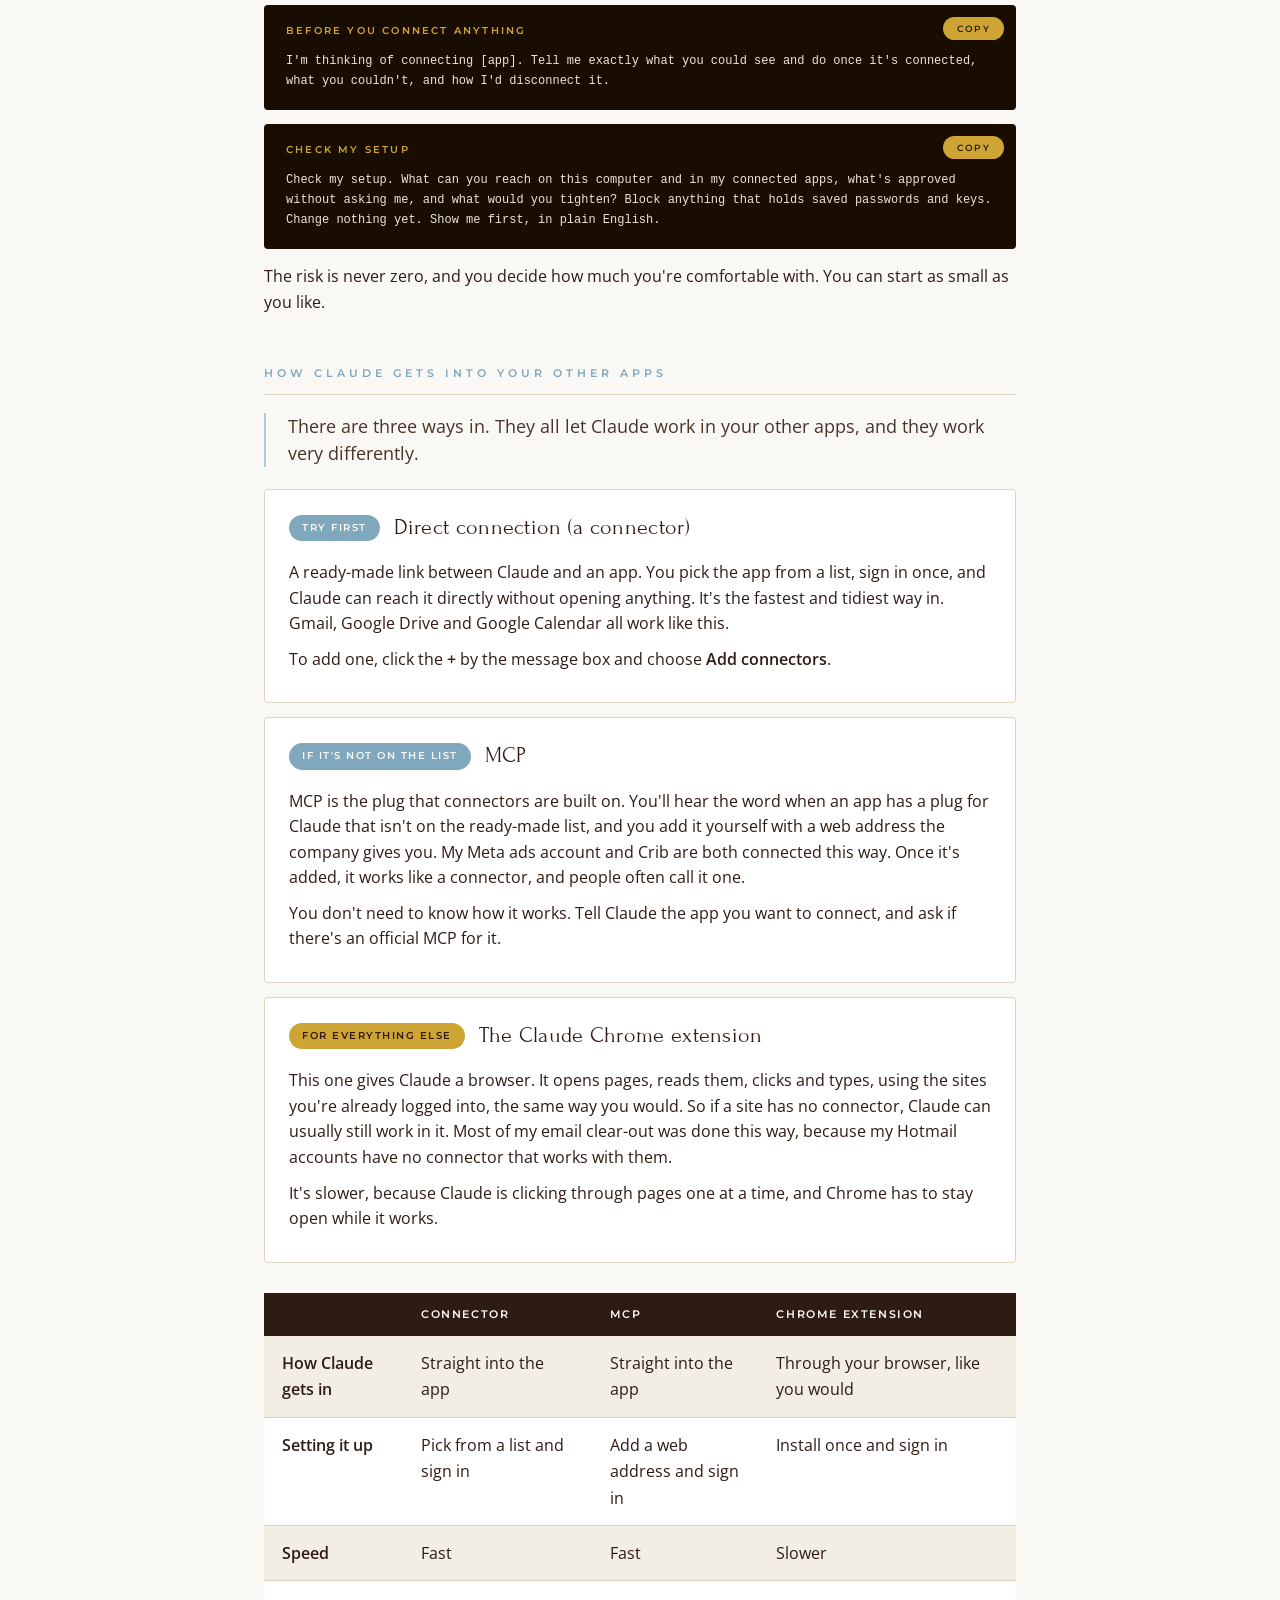
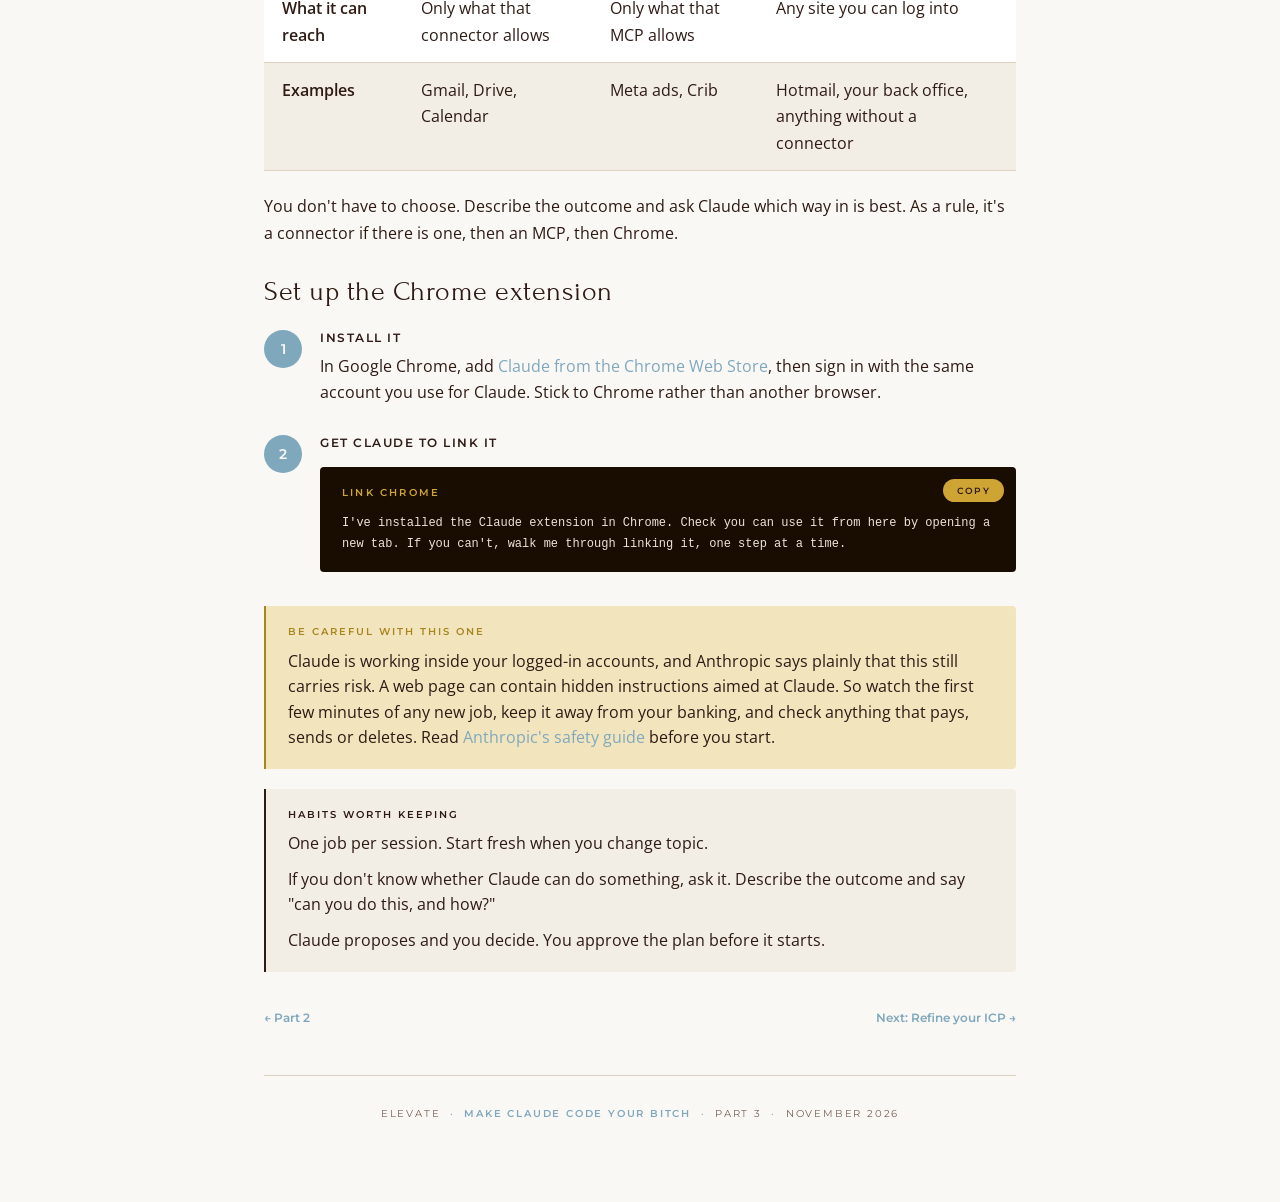
<file: part-3-how-to-work-with-it.html>
<!DOCTYPE html>
<html lang="en">
<head>
<meta charset="UTF-8">
<meta name="viewport" content="width=device-width, initial-scale=1.0">
<title>Part 3: How To Work With It / Make Claude Code Your Bitch</title>
<link rel="preconnect" href="https://fonts.googleapis.com">
<link rel="preconnect" href="https://fonts.gstatic.com" crossorigin>
<link href="https://fonts.googleapis.com/css2?family=Forum&family=Open+Sans:wght@400;600;700&family=Montserrat:wght@300;400;500;600;700&family=Cormorant+Garamond:ital,wght@0,300;0,400;0,500;1,300;1,400&display=swap" rel="stylesheet">
<link rel="stylesheet" href="sop-style.css">
<link rel="stylesheet" href="workbook.css">
</head>
<body>

<div class="topnav"><a href="index.html">&larr; All parts</a></div>

<div class="cover">
  <div class="eyebrow">Part 3 of 6</div>
  <h1>How To Work<br>With It</h1>
  <div class="subtitle">You say what you want to end up with. Claude works out how, and shows you the plan before it touches anything.</div>
  <div class="pills">
    <span class="pill sky">Keala's six steps</span>
    <span class="pill">About 35 minutes</span>
  </div>
</div>

<p class="lead">Most people tell Claude what to do, step by step, then spend hours fixing what comes back. It's quicker to do it the other way round.</p>

<p>This is how Keala gets Claude to build things, and he uses it for nearly everything now. He hates reading plans. He'll also tell you that time spent in the plan is far cheaper than building, rebuilding and rebuilding again. You use less of your Claude allowance, you've got less to reread, and the result's better.</p>

<p>This workbook got made this way. I talked at Claude for a few minutes about what I wanted, it came back with a plan, and I sent it back with my changes. Nothing had been built at that point, so the changes cost me nothing.</p>

<h2>The Six Steps</h2>

<div class="steps">

<div class="step">
  <div class="step-num">1</div>
  <div class="step-body">
    <h4>Give it the outcome, not the process</h4>
    <p>Say what you want to end up with, in plain words, with the context around it. Keep the how out of it. You stay clear on the intention and Claude works out the mechanism. Talk it through like you're explaining it to a person: here's my situation, here's where I want to get to, and here's why.</p>
    <div class="code-block"><span class="label">A way to start</span><button class="copy-btn" onclick="copyBlock(this)">Copy</button>Here's what I want to end up with: [the outcome, in plain words].

Here's the situation right now: [what's happening, what you've got, what's not working].

It matters because: [why you want it].

Tell me how you would do this.</div>
  </div>
</div>

<div class="step">
  <div class="step-num">2</div>
  <div class="step-body">
    <h4>Start in Plan mode</h4>
    <p>Before you send it, switch to Plan mode. You'll find the mode setting in the row under the message box. In Plan mode Claude can look around and think, but it can't change anything.</p>
  </div>
</div>

<div class="step">
  <div class="step-num">3</div>
  <div class="step-body">
    <h4>Read the whole plan</h4>
    <p>This is the annoying bit. Read it anyway. Wherever you know something it doesn't, tell it, and get the plan changed.</p>
  </div>
</div>

<div class="step">
  <div class="step-num">4</div>
  <div class="step-body">
    <h4>When you can't improve it, get it to attack its own plan</h4>
    <div class="code-block"><span class="label">Find the holes</span><button class="copy-btn" onclick="copyBlock(this)">Copy</button>What are the potential holes in the plan you've developed so far?

If you were me, knowing the outcome I want is [say it again in one line], how would you improve this plan to increase the odds we get there?</div>
  </div>
</div>

<div class="step">
  <div class="step-num">5</div>
  <div class="step-body">
    <h4>Pick the good ideas and bin the rest</h4>
    <p>It'll come back with a list. Some ideas will be good and some will be rubbish. Tell it straight: "Do 1, 3 and 6. Skip the rest, they don't make sense." Go round again until you're both looking at the same plan.</p>
  </div>
</div>

<div class="step">
  <div class="step-num">6</div>
  <div class="step-body">
    <h4>Then let it build</h4>
    <p>Approve the plan and leave it alone for a bit. If you trust the plan, set the mode to <strong>Auto</strong> so it doesn't stop to ask about every small thing.</p>
  </div>
</div>

</div>

<div class="callout honey">
  <strong>One safety line</strong>
  <p>Letting it run is fine for work inside your Claude folder. Anything that sends an email, publishes something, spends money or deletes something, you check first. And leave <strong>Bypass permissions</strong> alone. It removes the safety checks, and you've got no reason to use it.</p>
</div>

<h2>The Modes, In Plain English</h2>

<div class="table-wrap">
<table>
  <tr>
    <th>Mode</th>
    <th>What It Does</th>
    <th>Use It For</th>
  </tr>
  <tr>
    <td><strong>Manual</strong></td>
    <td>Asks before it does anything</td>
    <td>Your first few sessions</td>
  </tr>
  <tr>
    <td><strong>Accept edits</strong></td>
    <td>Changes files without asking, but asks about anything else</td>
    <td>Writing and editing work</td>
  </tr>
  <tr>
    <td><strong>Plan</strong></td>
    <td>Looks and thinks, and changes nothing</td>
    <td>The start of any real job</td>
  </tr>
  <tr>
    <td><strong>Auto</strong></td>
    <td>Gets on with it, with safety checks running in the background</td>
    <td>After you've approved a plan</td>
  </tr>
  <tr>
    <td><strong>Bypass permissions</strong></td>
    <td>Removes the safety checks. <span class="warn">Warning: Claude can then do anything your computer account can, without asking you.</span></td>
    <td><span class="warn">Nothing. Leave it alone.</span></td>
  </tr>
</table>
</div>

<h2>When To Skip The Plan</h2>

<p>Quick questions don't need any of this. "How's this ad doing?" or "Fix the typo in that email" can go straight in. If it's going to build something, it starts in Plan mode.</p>

<h2>You're The Boss</h2>

<p class="lead">It's normal to feel strange about AI seeing your stuff. So decide exactly what it sees.</p>

<p>You wouldn't give a new team member your bank login on day one. You'd start them on something small, see how they do, and give them more as they earn it. Treat Claude the same way.</p>

<p>I had this fear too. I didn't understand how any of this connected, and I didn't know a web page could hide instructions aimed at Claude. So I asked Claude to check my own setup. It found gaps, and we fixed them. You can do the same with the prompt below.</p>

<div class="table-wrap">
<table>
  <tr>
    <th>The Fear</th>
    <th>What's True</th>
    <th>What You Do</th>
  </tr>
  <tr>
    <td><strong>It'll see my whole life</strong></td>
    <td>It works in the folder you pick. In Manual mode it asks before going outside it. An app is only reachable if you connect it. A command you approve can reach further, so read what you're approving.</td>
    <td>Keep private things out of your Claude folder, and connect one app at a time</td>
  </tr>
  <tr>
    <td><strong>It'll do something I can't undo</strong></td>
    <td>Plan mode changes nothing, and you approve the plan before anything happens</td>
    <td>Start every new job with one small batch</td>
  </tr>
  <tr>
    <td><strong>My stuff will train AI</strong></td>
    <td>On Pro and Max there's a setting for this, and it covers your Claude Code sessions. If it's on, your data can be kept for up to 5 years.</td>
    <td>Go to Settings, then Privacy, and choose. Mine was on without me realising.</td>
  </tr>
  <tr>
    <td><strong>It'll get into my bank</strong></td>
    <td>Chrome can ask for your fingerprint or PIN before filling in a saved password, and Claude can't get past that. Anthropic also says it asks before using financial sites.</td>
    <td>Check your bank asks for a fingerprint or PIN every time. If it doesn't, use a separate Chrome profile for it, without the extension.</td>
  </tr>
  <tr>
    <td><strong>A web page could trick it</strong></td>
    <td>It's a real risk, and Anthropic says so. The danger comes when Claude can read something private, reads a page with hidden instructions, and has a way to send things out.</td>
    <td>Keep your most private things out of reach, and watch the first few minutes of any new Chrome job</td>
  </tr>
  <tr>
    <td><strong>It'll see my private photos</strong></td>
    <td>Anything you hand over gets read, including passports and bank cards in your photo library</td>
    <td>Before any photo job, move private photos into the Locked Folder in Google Photos, and delete what you don't need</td>
  </tr>
  <tr>
    <td><strong>My customers' private details</strong></td>
    <td>What Claude reads goes to Anthropic to be processed</td>
    <td>Keep customers' bank, medical and ID details out of your folder</td>
  </tr>
  <tr>
    <td><strong>Can I get out?</strong></td>
    <td>You can disconnect any app and remove the extension. Deleted chats leave storage within 30 days. Your folder stays yours.</td>
    <td>Disconnect any time, under Customize then Connectors</td>
  </tr>
</table>
</div>

<h3>Give it more as it earns it</h3>

<div class="steps">
  <div class="step"><div class="step-num sky">1</div><div class="step-body"><h4>Your folder only</h4><p>Nothing connected. Get used to how it works.</p></div></div>
  <div class="step"><div class="step-num sky">2</div><div class="step-body"><h4>One app, look only</h4><p>Connect one app and ask: "Tell me what's in there. Change nothing."</p></div></div>
  <div class="step"><div class="step-num sky">3</div><div class="step-body"><h4>One small change</h4><p>Give it something small enough that you can check all of it.</p></div></div>
  <div class="step"><div class="step-num sky">4</div><div class="step-body"><h4>Bigger jobs</h4><p>Once it's proved itself, hand over the job and check the result.</p></div></div>
  <div class="step"><div class="step-num sky">5</div><div class="step-body"><h4>Chrome last</h4><p>It's the most powerful way in, so it comes when you trust the rest.</p></div></div>
</div>

<div class="code-block"><span class="label">Before you connect anything</span><button class="copy-btn" onclick="copyBlock(this)">Copy</button>I'm thinking of connecting [app]. Tell me exactly what you could see and do once it's connected, what you couldn't, and how I'd disconnect it.</div>

<div class="code-block"><span class="label">Check my setup</span><button class="copy-btn" onclick="copyBlock(this)">Copy</button>Check my setup. What can you reach on this computer and in my connected apps, what's approved without asking me, and what would you tighten? Block anything that holds saved passwords and keys. Change nothing yet. Show me first, in plain English.</div>

<p>The risk is never zero, and you decide how much you're comfortable with. You can start as small as you like.</p>

<h2>How Claude Gets Into Your Other Apps</h2>

<p class="lead">There are three ways in. They all let Claude work in your other apps, and they work very differently.</p>

<div class="phase">
  <div class="phase-header">
    <span class="phase-badge">Try first</span>
    <span class="phase-title">Direct connection (a connector)</span>
  </div>
  <p>A ready-made link between Claude and an app. You pick the app from a list, sign in once, and Claude can reach it directly without opening anything. It's the fastest and tidiest way in. Gmail, Google Drive and Google Calendar all work like this.</p>
  <p>To add one, click the <strong>+</strong> by the message box and choose <strong>Add connectors</strong>.</p>
</div>

<div class="phase">
  <div class="phase-header">
    <span class="phase-badge">If it's not on the list</span>
    <span class="phase-title">MCP</span>
  </div>
  <p>MCP is the plug that connectors are built on. You'll hear the word when an app has a plug for Claude that isn't on the ready-made list, and you add it yourself with a web address the company gives you. My Meta ads account and Crib are both connected this way. Once it's added, it works like a connector, and people often call it one.</p>
  <p>You don't need to know how it works. Tell Claude the app you want to connect, and ask if there's an official MCP for it.</p>
</div>

<div class="phase">
  <div class="phase-header">
    <span class="phase-badge honey">For everything else</span>
    <span class="phase-title">The Claude Chrome extension</span>
  </div>
  <p>This one gives Claude a browser. It opens pages, reads them, clicks and types, using the sites you're already logged into, the same way you would. So if a site has no connector, Claude can usually still work in it. Most of my email clear-out was done this way, because my Hotmail accounts have no connector that works with them.</p>
  <p>It's slower, because Claude is clicking through pages one at a time, and Chrome has to stay open while it works.</p>
</div>

<div class="table-wrap">
<table>
  <tr>
    <th></th>
    <th>Connector</th>
    <th>MCP</th>
    <th>Chrome extension</th>
  </tr>
  <tr>
    <td><strong>How Claude gets in</strong></td>
    <td>Straight into the app</td>
    <td>Straight into the app</td>
    <td>Through your browser, like you would</td>
  </tr>
  <tr>
    <td><strong>Setting it up</strong></td>
    <td>Pick from a list and sign in</td>
    <td>Add a web address and sign in</td>
    <td>Install once and sign in</td>
  </tr>
  <tr>
    <td><strong>Speed</strong></td>
    <td>Fast</td>
    <td>Fast</td>
    <td>Slower</td>
  </tr>
  <tr>
    <td><strong>What it can reach</strong></td>
    <td>Only what that connector allows</td>
    <td>Only what that MCP allows</td>
    <td>Any site you can log into</td>
  </tr>
  <tr>
    <td><strong>Examples</strong></td>
    <td>Gmail, Drive, Calendar</td>
    <td>Meta ads, Crib</td>
    <td>Hotmail, your back office, anything without a connector</td>
  </tr>
</table>
</div>

<p>You don't have to choose. Describe the outcome and ask Claude which way in is best. As a rule, it's a connector if there is one, then an MCP, then Chrome.</p>

<h3>Set up the Chrome extension</h3>

<div class="steps">

<div class="step">
  <div class="step-num sky">1</div>
  <div class="step-body">
    <h4>Install it</h4>
    <p>In Google Chrome, add <a href="https://chromewebstore.google.com/detail/claude/fcoeoabgfenejglbffodgkkbkcdhcgfn">Claude from the Chrome Web Store</a>, then sign in with the same account you use for Claude. Stick to Chrome rather than another browser.</p>
  </div>
</div>

<div class="step">
  <div class="step-num sky">2</div>
  <div class="step-body">
    <h4>Get Claude to link it</h4>
    <div class="code-block"><span class="label">Link Chrome</span><button class="copy-btn" onclick="copyBlock(this)">Copy</button>I've installed the Claude extension in Chrome. Check you can use it from here by opening a new tab. If you can't, walk me through linking it, one step at a time.</div>
  </div>
</div>

</div>

<div class="callout honey">
  <strong>Be careful with this one</strong>
  <p>Claude is working inside your logged-in accounts, and Anthropic says plainly that this still carries risk. A web page can contain hidden instructions aimed at Claude. So watch the first few minutes of any new job, keep it away from your banking, and check anything that pays, sends or deletes. Read <a href="https://support.claude.com/en/articles/12902428-using-claude-in-chrome-safely">Anthropic's safety guide</a> before you start.</p>
</div>

<div class="callout cacao">
  <strong>Habits worth keeping</strong>
  <p>One job per session. Start fresh when you change topic.</p>
  <p>If you don't know whether Claude can do something, ask it. Describe the outcome and say "can you do this, and how?"</p>
  <p>Claude proposes and you decide. You approve the plan before it starts.</p>
</div>

<div class="nextnav">
  <a href="part-2-set-up.html">&larr; Part 2</a>
  <a href="part-4-refine-your-icp.html">Next: Refine your ICP &rarr;</a>
</div>

<div class="footer">
  <div class="footer-meta">Elevate &nbsp;&middot;&nbsp; <strong>Make Claude Code Your Bitch</strong> &nbsp;&middot;&nbsp; Part 3 &nbsp;&middot;&nbsp; November 2026</div>
</div>

<script src="workbook.js"></script>

</body>
</html>
</file>
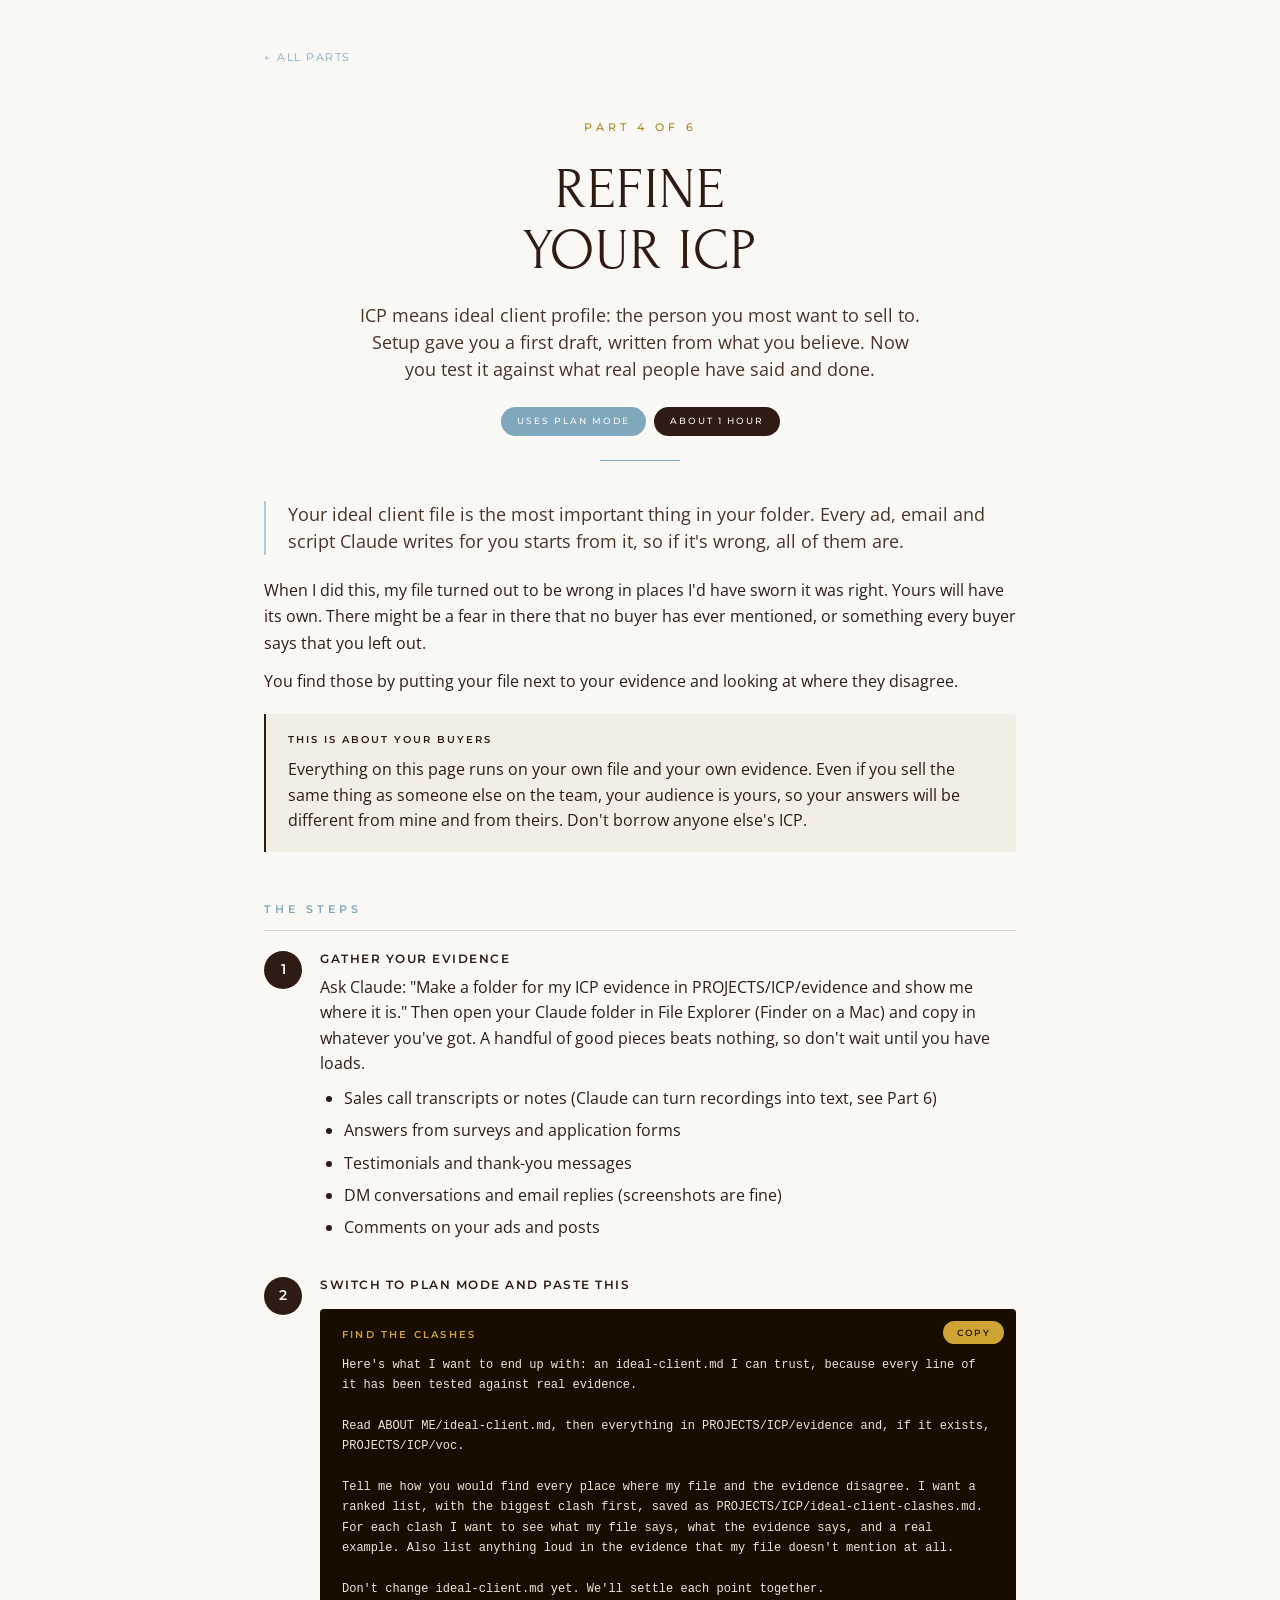
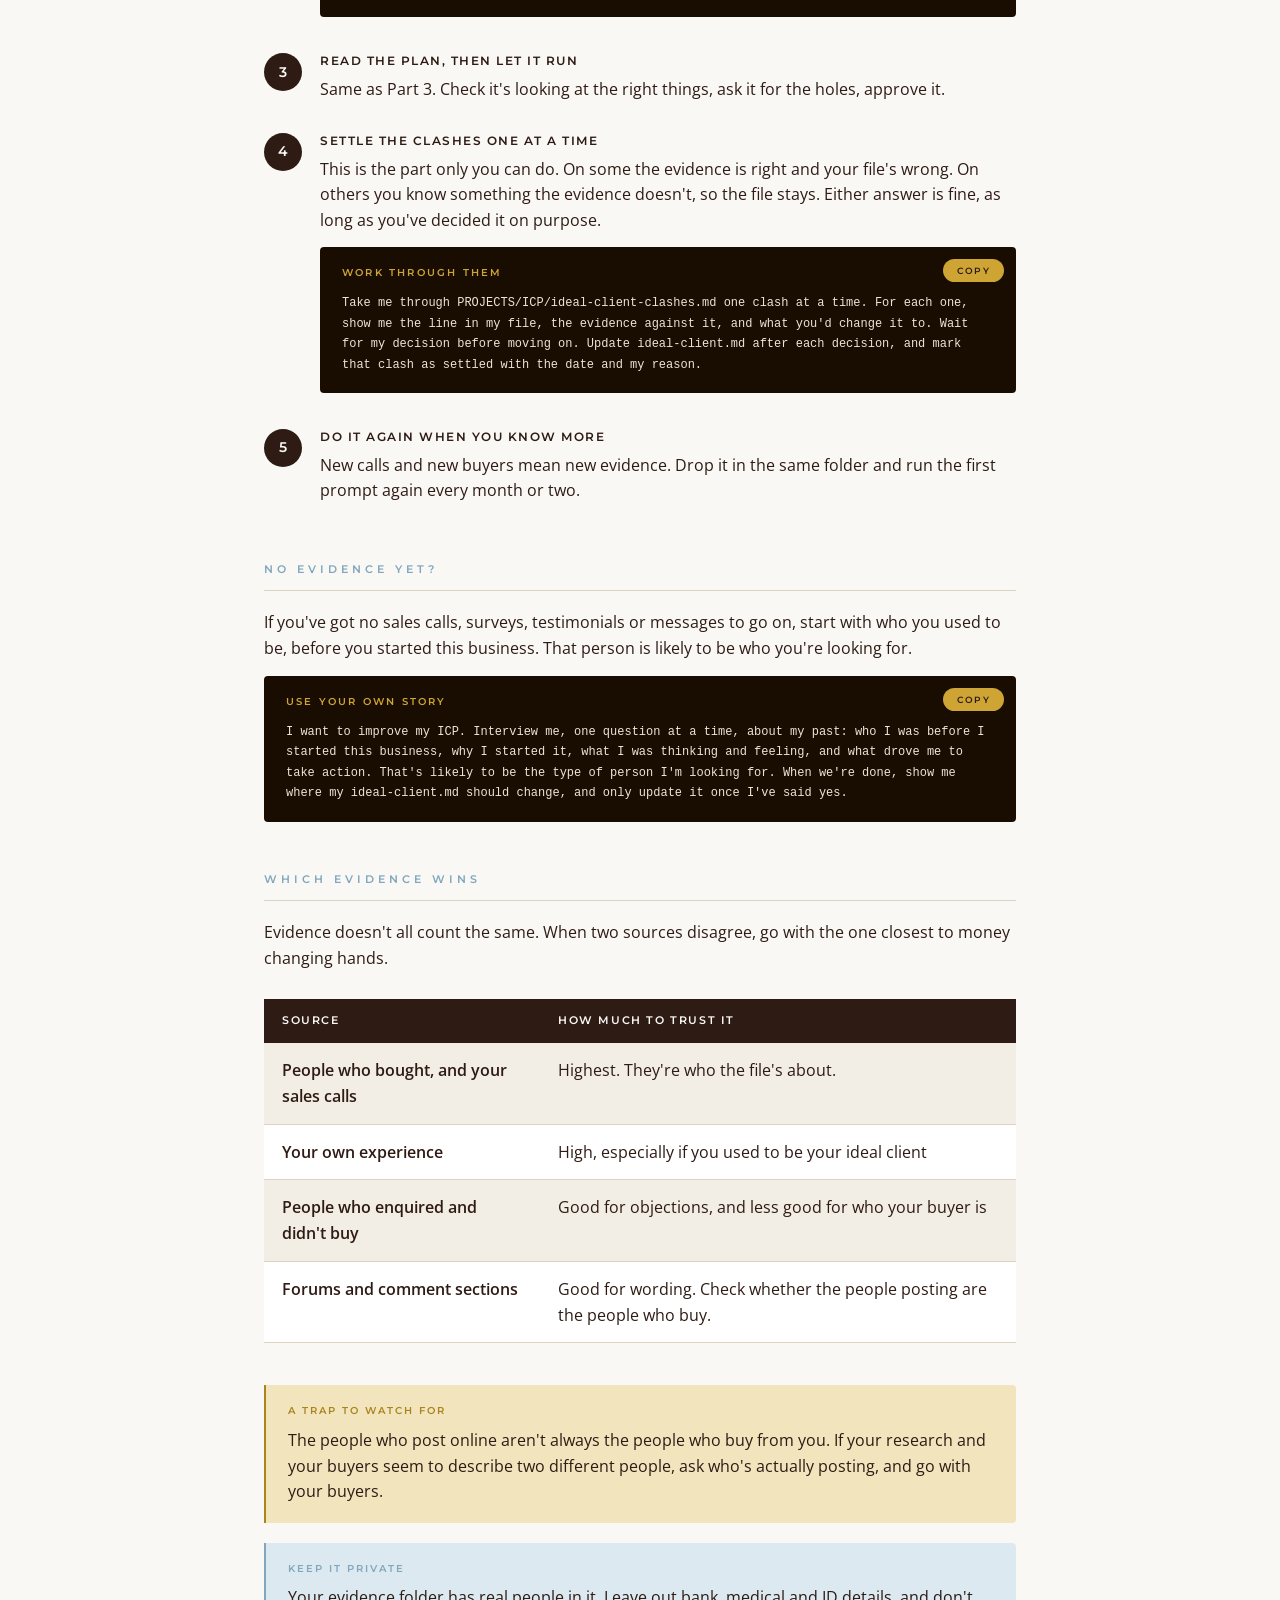
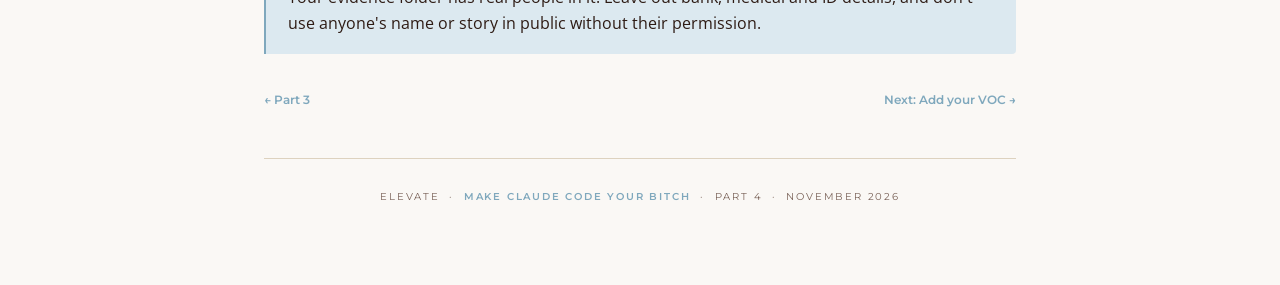
<file: part-4-refine-your-icp.html>
<!DOCTYPE html>
<html lang="en">
<head>
<meta charset="UTF-8">
<meta name="viewport" content="width=device-width, initial-scale=1.0">
<title>Part 4: Refine Your ICP / Make Claude Code Your Bitch</title>
<link rel="preconnect" href="https://fonts.googleapis.com">
<link rel="preconnect" href="https://fonts.gstatic.com" crossorigin>
<link href="https://fonts.googleapis.com/css2?family=Forum&family=Open+Sans:wght@400;600;700&family=Montserrat:wght@300;400;500;600;700&family=Cormorant+Garamond:ital,wght@0,300;0,400;0,500;1,300;1,400&display=swap" rel="stylesheet">
<link rel="stylesheet" href="sop-style.css">
<link rel="stylesheet" href="workbook.css">
</head>
<body>

<div class="topnav"><a href="index.html">&larr; All parts</a></div>

<div class="cover">
  <div class="eyebrow">Part 4 of 6</div>
  <h1>Refine<br>Your ICP</h1>
  <div class="subtitle">ICP means ideal client profile: the person you most want to sell to. Setup gave you a first draft, written from what you believe. Now you test it against what real people have said and done.</div>
  <div class="pills">
    <span class="pill sky">Uses Plan mode</span>
    <span class="pill">About 1 hour</span>
  </div>
</div>

<p class="lead">Your ideal client file is the most important thing in your folder. Every ad, email and script Claude writes for you starts from it, so if it's wrong, all of them are.</p>

<p>When I did this, my file turned out to be wrong in places I'd have sworn it was right. Yours will have its own. There might be a fear in there that no buyer has ever mentioned, or something every buyer says that you left out.</p>

<p>You find those by putting your file next to your evidence and looking at where they disagree.</p>

<div class="callout cacao">
  <strong>This is about your buyers</strong>
  <p>Everything on this page runs on your own file and your own evidence. Even if you sell the same thing as someone else on the team, your audience is yours, so your answers will be different from mine and from theirs. Don't borrow anyone else's ICP.</p>
</div>

<h2>The Steps</h2>

<div class="steps">

<div class="step">
  <div class="step-num">1</div>
  <div class="step-body">
    <h4>Gather your evidence</h4>
    <p>Ask Claude: "Make a folder for my ICP evidence in PROJECTS/ICP/evidence and show me where it is." Then open your Claude folder in File Explorer (Finder on a Mac) and copy in whatever you've got. A handful of good pieces beats nothing, so don't wait until you have loads.</p>
    <ul>
      <li>Sales call transcripts or notes (Claude can turn recordings into text, see Part 6)</li>
      <li>Answers from surveys and application forms</li>
      <li>Testimonials and thank-you messages</li>
      <li>DM conversations and email replies (screenshots are fine)</li>
      <li>Comments on your ads and posts</li>
    </ul>
  </div>
</div>

<div class="step">
  <div class="step-num">2</div>
  <div class="step-body">
    <h4>Switch to Plan mode and paste this</h4>
    <div class="code-block"><span class="label">Find the clashes</span><button class="copy-btn" onclick="copyBlock(this)">Copy</button>Here's what I want to end up with: an ideal-client.md I can trust, because every line of it has been tested against real evidence.

Read ABOUT ME/ideal-client.md, then everything in PROJECTS/ICP/evidence and, if it exists, PROJECTS/ICP/voc.

Tell me how you would find every place where my file and the evidence disagree. I want a ranked list, with the biggest clash first, saved as PROJECTS/ICP/ideal-client-clashes.md. For each clash I want to see what my file says, what the evidence says, and a real example. Also list anything loud in the evidence that my file doesn't mention at all.

Don't change ideal-client.md yet. We'll settle each point together.</div>
  </div>
</div>

<div class="step">
  <div class="step-num">3</div>
  <div class="step-body">
    <h4>Read the plan, then let it run</h4>
    <p>Same as Part 3. Check it's looking at the right things, ask it for the holes, approve it.</p>
  </div>
</div>

<div class="step">
  <div class="step-num">4</div>
  <div class="step-body">
    <h4>Settle the clashes one at a time</h4>
    <p>This is the part only you can do. On some the evidence is right and your file's wrong. On others you know something the evidence doesn't, so the file stays. Either answer is fine, as long as you've decided it on purpose.</p>
    <div class="code-block"><span class="label">Work through them</span><button class="copy-btn" onclick="copyBlock(this)">Copy</button>Take me through PROJECTS/ICP/ideal-client-clashes.md one clash at a time. For each one, show me the line in my file, the evidence against it, and what you'd change it to. Wait for my decision before moving on. Update ideal-client.md after each decision, and mark that clash as settled with the date and my reason.</div>
  </div>
</div>

<div class="step">
  <div class="step-num">5</div>
  <div class="step-body">
    <h4>Do it again when you know more</h4>
    <p>New calls and new buyers mean new evidence. Drop it in the same folder and run the first prompt again every month or two.</p>
  </div>
</div>

</div>

<h2>No Evidence Yet?</h2>

<p>If you've got no sales calls, surveys, testimonials or messages to go on, start with who you used to be, before you started this business. That person is likely to be who you're looking for.</p>

<div class="code-block"><span class="label">Use your own story</span><button class="copy-btn" onclick="copyBlock(this)">Copy</button>I want to improve my ICP. Interview me, one question at a time, about my past: who I was before I started this business, why I started it, what I was thinking and feeling, and what drove me to take action. That's likely to be the type of person I'm looking for. When we're done, show me where my ideal-client.md should change, and only update it once I've said yes.</div>

<h2>Which Evidence Wins</h2>

<p>Evidence doesn't all count the same. When two sources disagree, go with the one closest to money changing hands.</p>

<div class="table-wrap">
<table>
  <tr>
    <th>Source</th>
    <th>How Much To Trust It</th>
  </tr>
  <tr>
    <td><strong>People who bought, and your sales calls</strong></td>
    <td>Highest. They're who the file's about.</td>
  </tr>
  <tr>
    <td><strong>Your own experience</strong></td>
    <td>High, especially if you used to be your ideal client</td>
  </tr>
  <tr>
    <td><strong>People who enquired and didn't buy</strong></td>
    <td>Good for objections, and less good for who your buyer is</td>
  </tr>
  <tr>
    <td><strong>Forums and comment sections</strong></td>
    <td>Good for wording. Check whether the people posting are the people who buy.</td>
  </tr>
</table>
</div>

<div class="callout honey">
  <strong>A trap to watch for</strong>
  <p>The people who post online aren't always the people who buy from you. If your research and your buyers seem to describe two different people, ask who's actually posting, and go with your buyers.</p>
</div>

<div class="callout">
  <strong>Keep it private</strong>
  <p>Your evidence folder has real people in it. Leave out bank, medical and ID details, and don't use anyone's name or story in public without their permission.</p>
</div>

<div class="nextnav">
  <a href="part-3-how-to-work-with-it.html">&larr; Part 3</a>
  <a href="part-5-add-your-voc.html">Next: Add your VOC &rarr;</a>
</div>

<div class="footer">
  <div class="footer-meta">Elevate &nbsp;&middot;&nbsp; <strong>Make Claude Code Your Bitch</strong> &nbsp;&middot;&nbsp; Part 4 &nbsp;&middot;&nbsp; November 2026</div>
</div>

<script src="workbook.js"></script>

</body>
</html>
</file>
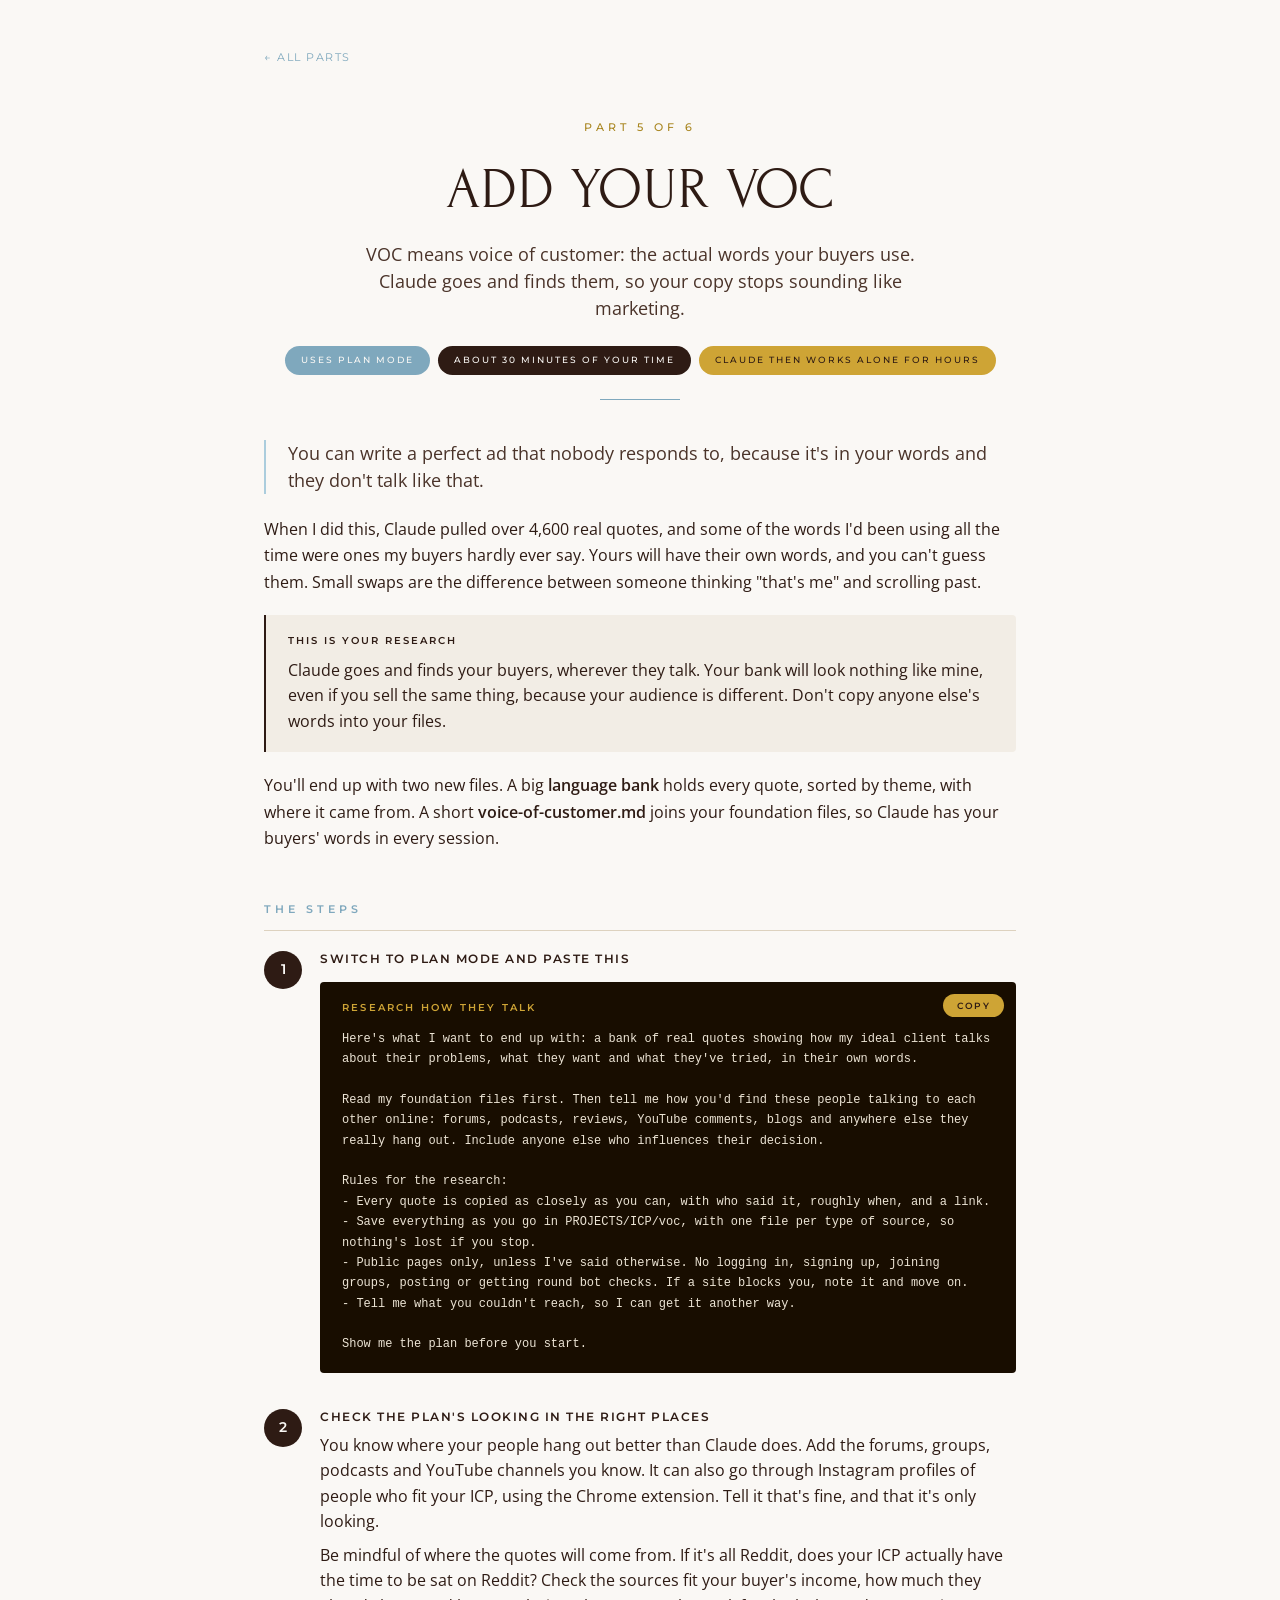
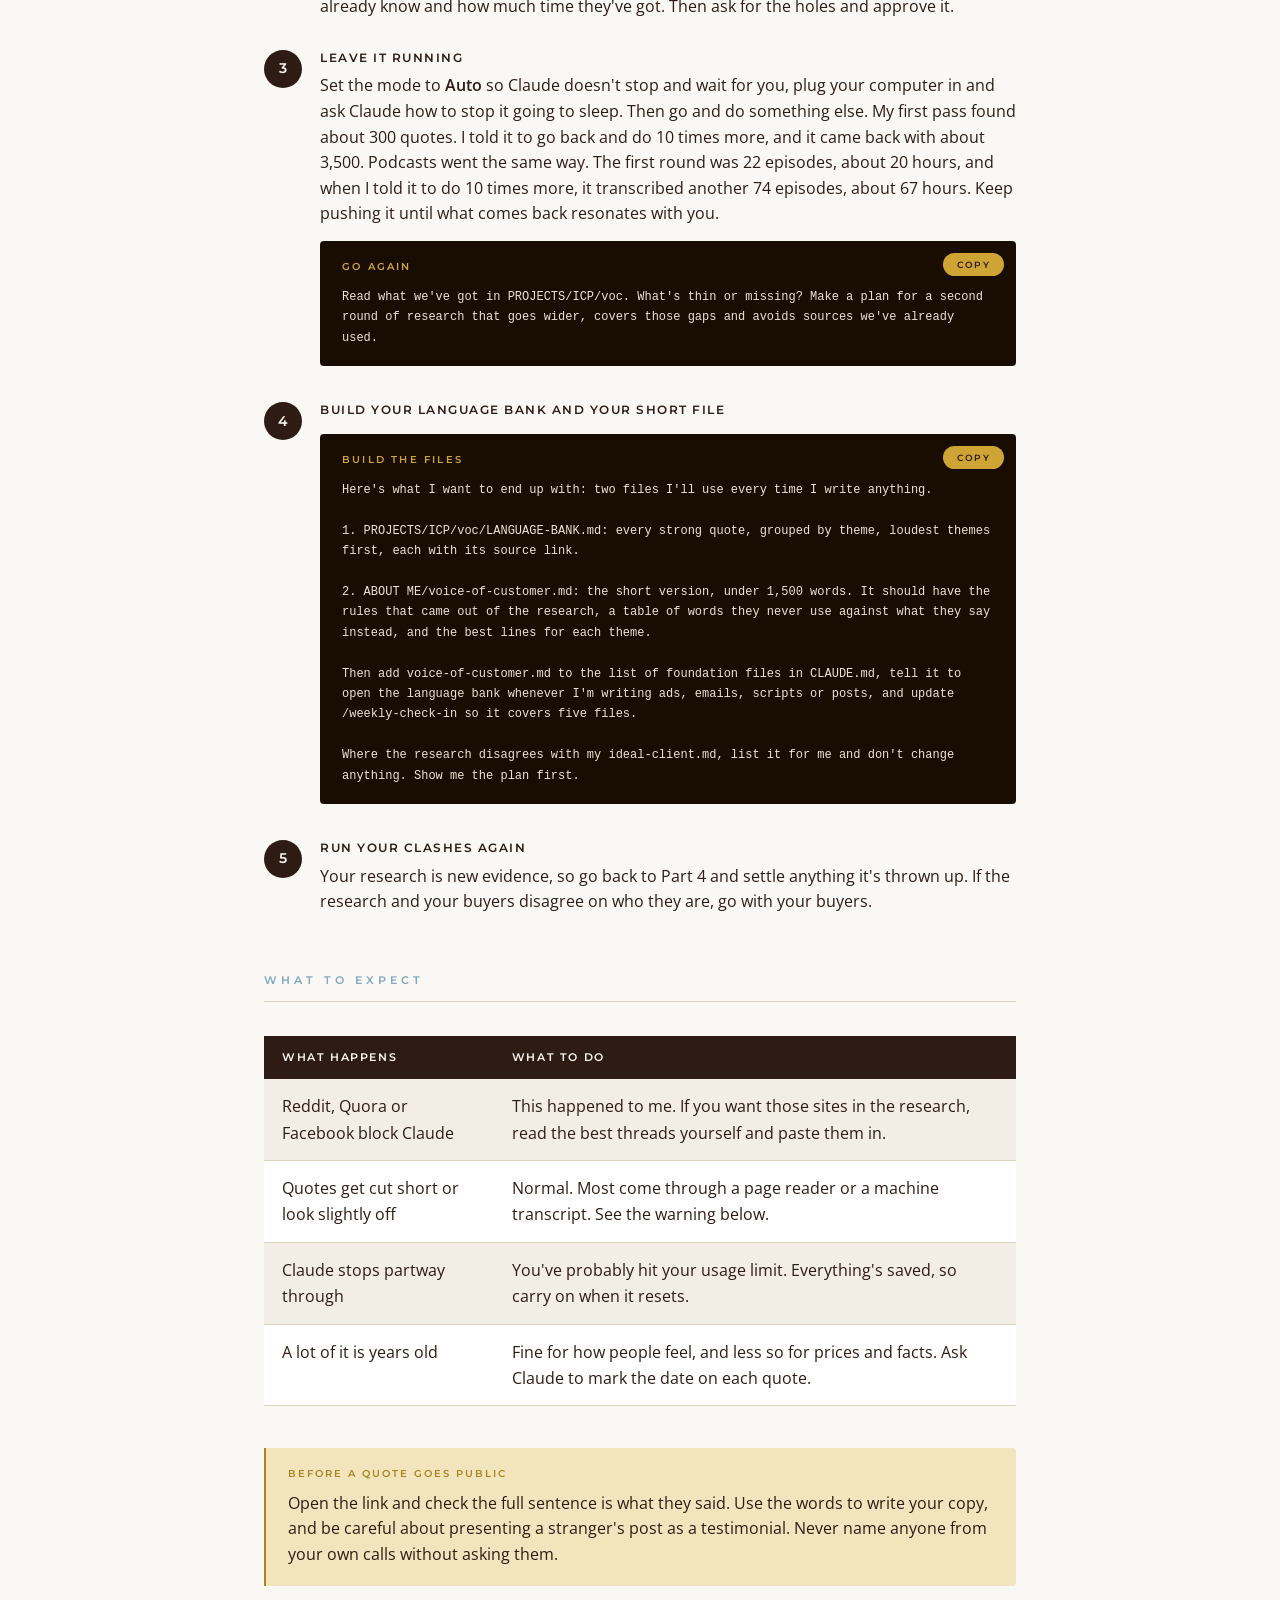
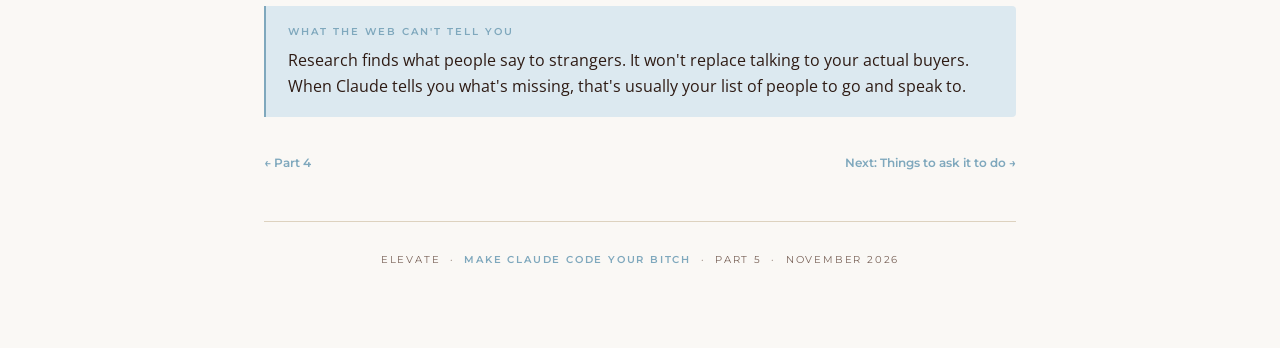
<file: part-5-add-your-voc.html>
<!DOCTYPE html>
<html lang="en">
<head>
<meta charset="UTF-8">
<meta name="viewport" content="width=device-width, initial-scale=1.0">
<title>Part 5: Add Your VOC / Make Claude Code Your Bitch</title>
<link rel="preconnect" href="https://fonts.googleapis.com">
<link rel="preconnect" href="https://fonts.gstatic.com" crossorigin>
<link href="https://fonts.googleapis.com/css2?family=Forum&family=Open+Sans:wght@400;600;700&family=Montserrat:wght@300;400;500;600;700&family=Cormorant+Garamond:ital,wght@0,300;0,400;0,500;1,300;1,400&display=swap" rel="stylesheet">
<link rel="stylesheet" href="sop-style.css">
<link rel="stylesheet" href="workbook.css">
</head>
<body>

<div class="topnav"><a href="index.html">&larr; All parts</a></div>

<div class="cover">
  <div class="eyebrow">Part 5 of 6</div>
  <h1>Add Your VOC</h1>
  <div class="subtitle">VOC means voice of customer: the actual words your buyers use. Claude goes and finds them, so your copy stops sounding like marketing.</div>
  <div class="pills">
    <span class="pill sky">Uses Plan mode</span>
    <span class="pill">About 30 minutes of your time</span>
    <span class="pill honey">Claude then works alone for hours</span>
  </div>
</div>

<p class="lead">You can write a perfect ad that nobody responds to, because it's in your words and they don't talk like that.</p>

<p>When I did this, Claude pulled over 4,600 real quotes, and some of the words I'd been using all the time were ones my buyers hardly ever say. Yours will have their own words, and you can't guess them. Small swaps are the difference between someone thinking "that's me" and scrolling past.</p>

<div class="callout cacao">
  <strong>This is your research</strong>
  <p>Claude goes and finds your buyers, wherever they talk. Your bank will look nothing like mine, even if you sell the same thing, because your audience is different. Don't copy anyone else's words into your files.</p>
</div>

<p>You'll end up with two new files. A big <strong>language bank</strong> holds every quote, sorted by theme, with where it came from. A short <strong>voice-of-customer.md</strong> joins your foundation files, so Claude has your buyers' words in every session.</p>

<h2>The Steps</h2>

<div class="steps">

<div class="step">
  <div class="step-num">1</div>
  <div class="step-body">
    <h4>Switch to Plan mode and paste this</h4>
    <div class="code-block"><span class="label">Research how they talk</span><button class="copy-btn" onclick="copyBlock(this)">Copy</button>Here's what I want to end up with: a bank of real quotes showing how my ideal client talks about their problems, what they want and what they've tried, in their own words.

Read my foundation files first. Then tell me how you'd find these people talking to each other online: forums, podcasts, reviews, YouTube comments, blogs and anywhere else they really hang out. Include anyone else who influences their decision.

Rules for the research:
- Every quote is copied as closely as you can, with who said it, roughly when, and a link.
- Save everything as you go in PROJECTS/ICP/voc, with one file per type of source, so nothing's lost if you stop.
- Public pages only, unless I've said otherwise. No logging in, signing up, joining groups, posting or getting round bot checks. If a site blocks you, note it and move on.
- Tell me what you couldn't reach, so I can get it another way.

Show me the plan before you start.</div>
  </div>
</div>

<div class="step">
  <div class="step-num">2</div>
  <div class="step-body">
    <h4>Check the plan's looking in the right places</h4>
    <p>You know where your people hang out better than Claude does. Add the forums, groups, podcasts and YouTube channels you know. It can also go through Instagram profiles of people who fit your ICP, using the Chrome extension. Tell it that's fine, and that it's only looking.</p>
    <p>Be mindful of where the quotes will come from. If it's all Reddit, does your ICP actually have the time to be sat on Reddit? Check the sources fit your buyer's income, how much they already know and how much time they've got. Then ask for the holes and approve it.</p>
  </div>
</div>

<div class="step">
  <div class="step-num">3</div>
  <div class="step-body">
    <h4>Leave it running</h4>
    <p>Set the mode to <strong>Auto</strong> so Claude doesn't stop and wait for you, plug your computer in and ask Claude how to stop it going to sleep. Then go and do something else. My first pass found about 300 quotes. I told it to go back and do 10 times more, and it came back with about 3,500. Podcasts went the same way. The first round was 22 episodes, about 20 hours, and when I told it to do 10 times more, it transcribed another 74 episodes, about 67 hours. Keep pushing it until what comes back resonates with you.</p>
    <div class="code-block"><span class="label">Go again</span><button class="copy-btn" onclick="copyBlock(this)">Copy</button>Read what we've got in PROJECTS/ICP/voc. What's thin or missing? Make a plan for a second round of research that goes wider, covers those gaps and avoids sources we've already used.</div>
  </div>
</div>

<div class="step">
  <div class="step-num">4</div>
  <div class="step-body">
    <h4>Build your language bank and your short file</h4>
    <div class="code-block"><span class="label">Build the files</span><button class="copy-btn" onclick="copyBlock(this)">Copy</button>Here's what I want to end up with: two files I'll use every time I write anything.

1. PROJECTS/ICP/voc/LANGUAGE-BANK.md: every strong quote, grouped by theme, loudest themes first, each with its source link.

2. ABOUT ME/voice-of-customer.md: the short version, under 1,500 words. It should have the rules that came out of the research, a table of words they never use against what they say instead, and the best lines for each theme.

Then add voice-of-customer.md to the list of foundation files in CLAUDE.md, tell it to open the language bank whenever I'm writing ads, emails, scripts or posts, and update /weekly-check-in so it covers five files.

Where the research disagrees with my ideal-client.md, list it for me and don't change anything. Show me the plan first.</div>
  </div>
</div>

<div class="step">
  <div class="step-num">5</div>
  <div class="step-body">
    <h4>Run your clashes again</h4>
    <p>Your research is new evidence, so go back to Part 4 and settle anything it's thrown up. If the research and your buyers disagree on who they are, go with your buyers.</p>
  </div>
</div>

</div>

<h2>What To Expect</h2>

<div class="table-wrap">
<table>
  <tr>
    <th>What Happens</th>
    <th>What To Do</th>
  </tr>
  <tr>
    <td>Reddit, Quora or Facebook block Claude</td>
    <td>This happened to me. If you want those sites in the research, read the best threads yourself and paste them in.</td>
  </tr>
  <tr>
    <td>Quotes get cut short or look slightly off</td>
    <td>Normal. Most come through a page reader or a machine transcript. See the warning below.</td>
  </tr>
  <tr>
    <td>Claude stops partway through</td>
    <td>You've probably hit your usage limit. Everything's saved, so carry on when it resets.</td>
  </tr>
  <tr>
    <td>A lot of it is years old</td>
    <td>Fine for how people feel, and less so for prices and facts. Ask Claude to mark the date on each quote.</td>
  </tr>
</table>
</div>

<div class="callout honey">
  <strong>Before a quote goes public</strong>
  <p>Open the link and check the full sentence is what they said. Use the words to write your copy, and be careful about presenting a stranger's post as a testimonial. Never name anyone from your own calls without asking them.</p>
</div>

<div class="callout">
  <strong>What the web can't tell you</strong>
  <p>Research finds what people say to strangers. It won't replace talking to your actual buyers. When Claude tells you what's missing, that's usually your list of people to go and speak to.</p>
</div>

<div class="nextnav">
  <a href="part-4-refine-your-icp.html">&larr; Part 4</a>
  <a href="part-6-things-to-ask-it-to-do.html">Next: Things to ask it to do &rarr;</a>
</div>

<div class="footer">
  <div class="footer-meta">Elevate &nbsp;&middot;&nbsp; <strong>Make Claude Code Your Bitch</strong> &nbsp;&middot;&nbsp; Part 5 &nbsp;&middot;&nbsp; November 2026</div>
</div>

<script src="workbook.js"></script>

</body>
</html>
</file>
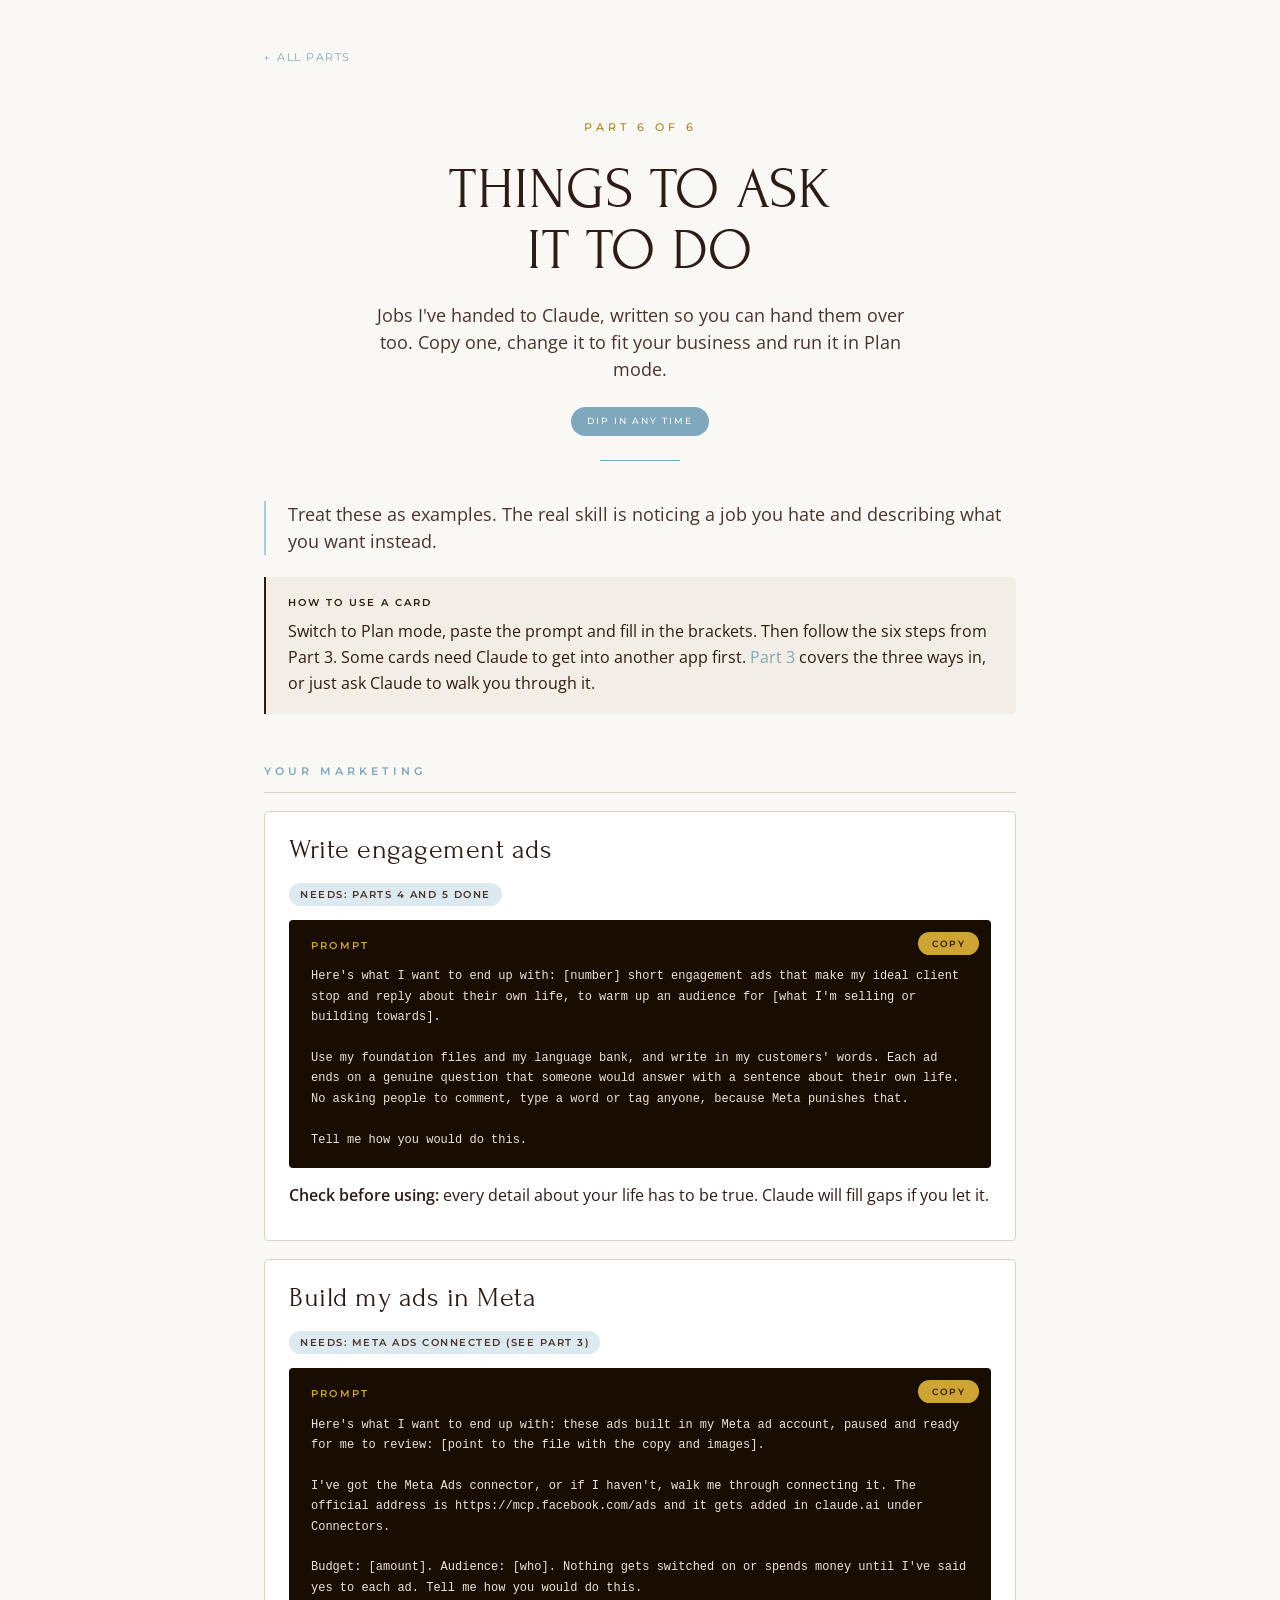
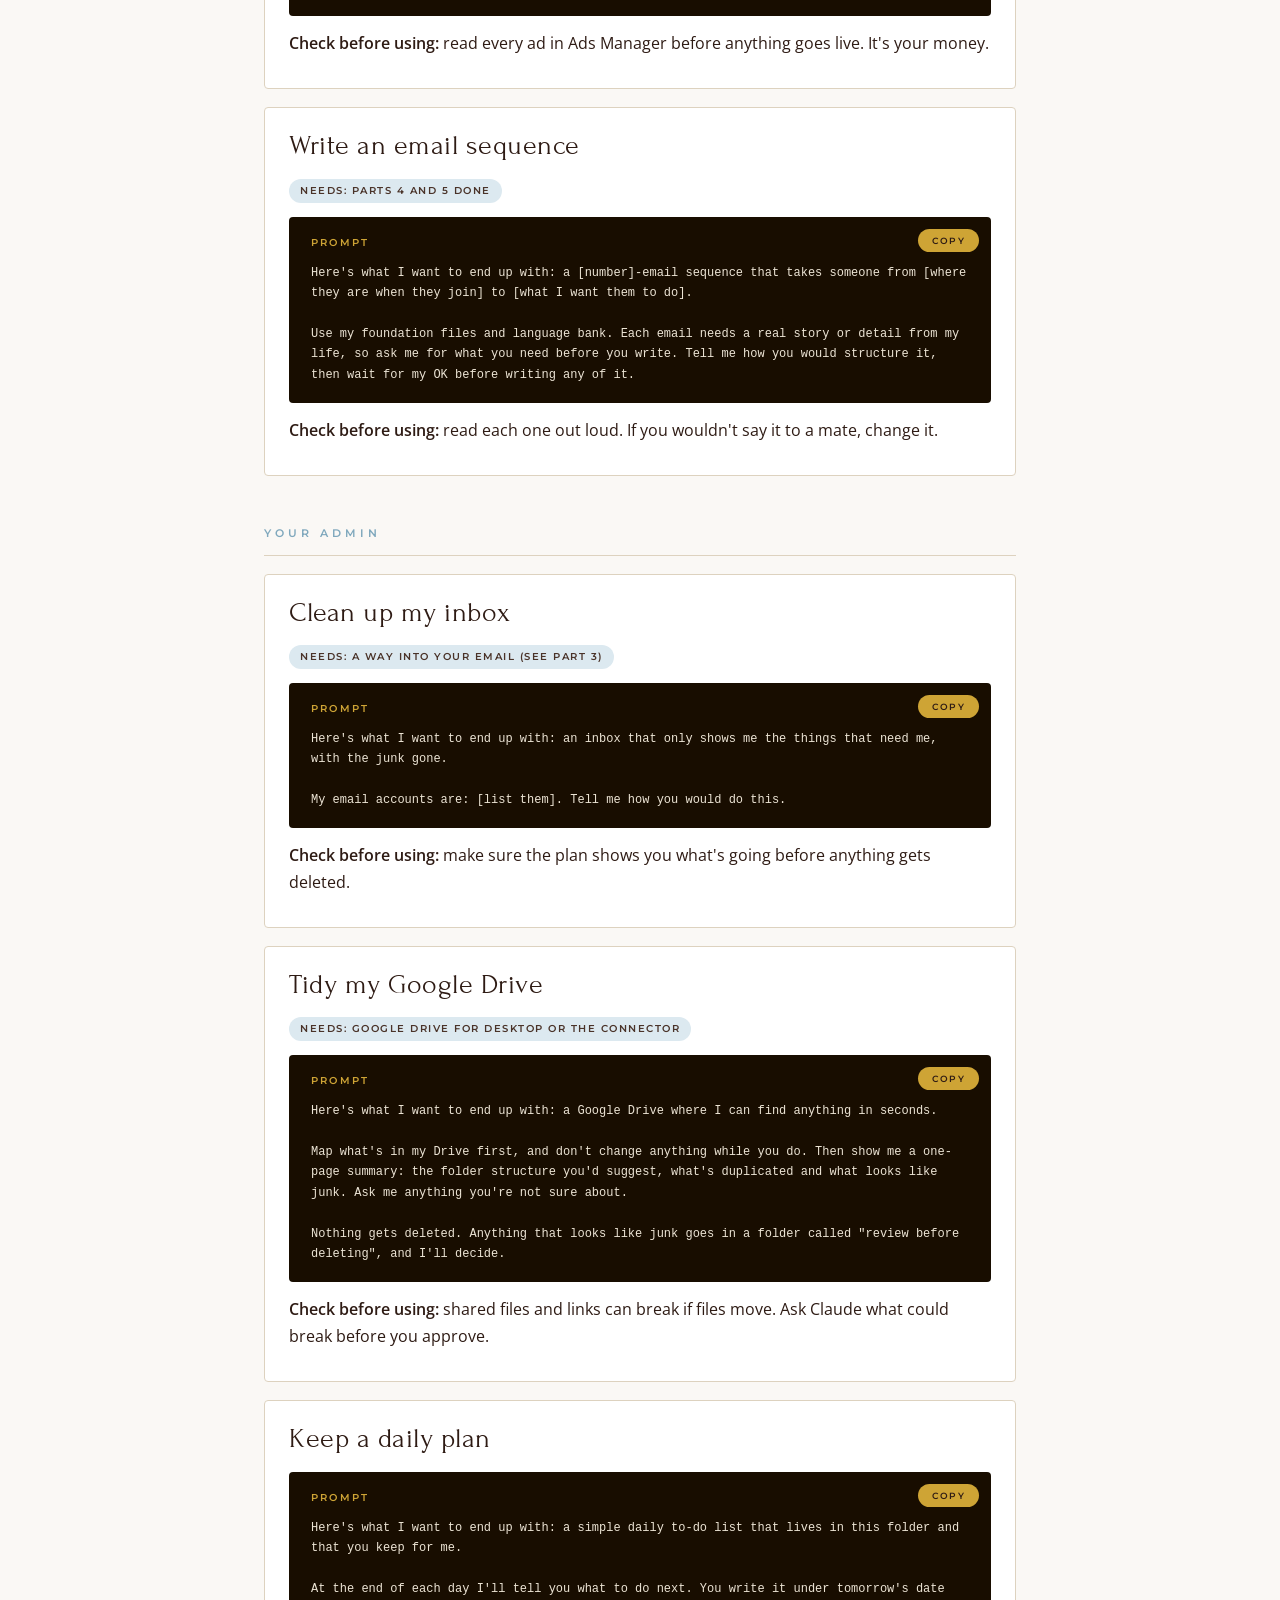
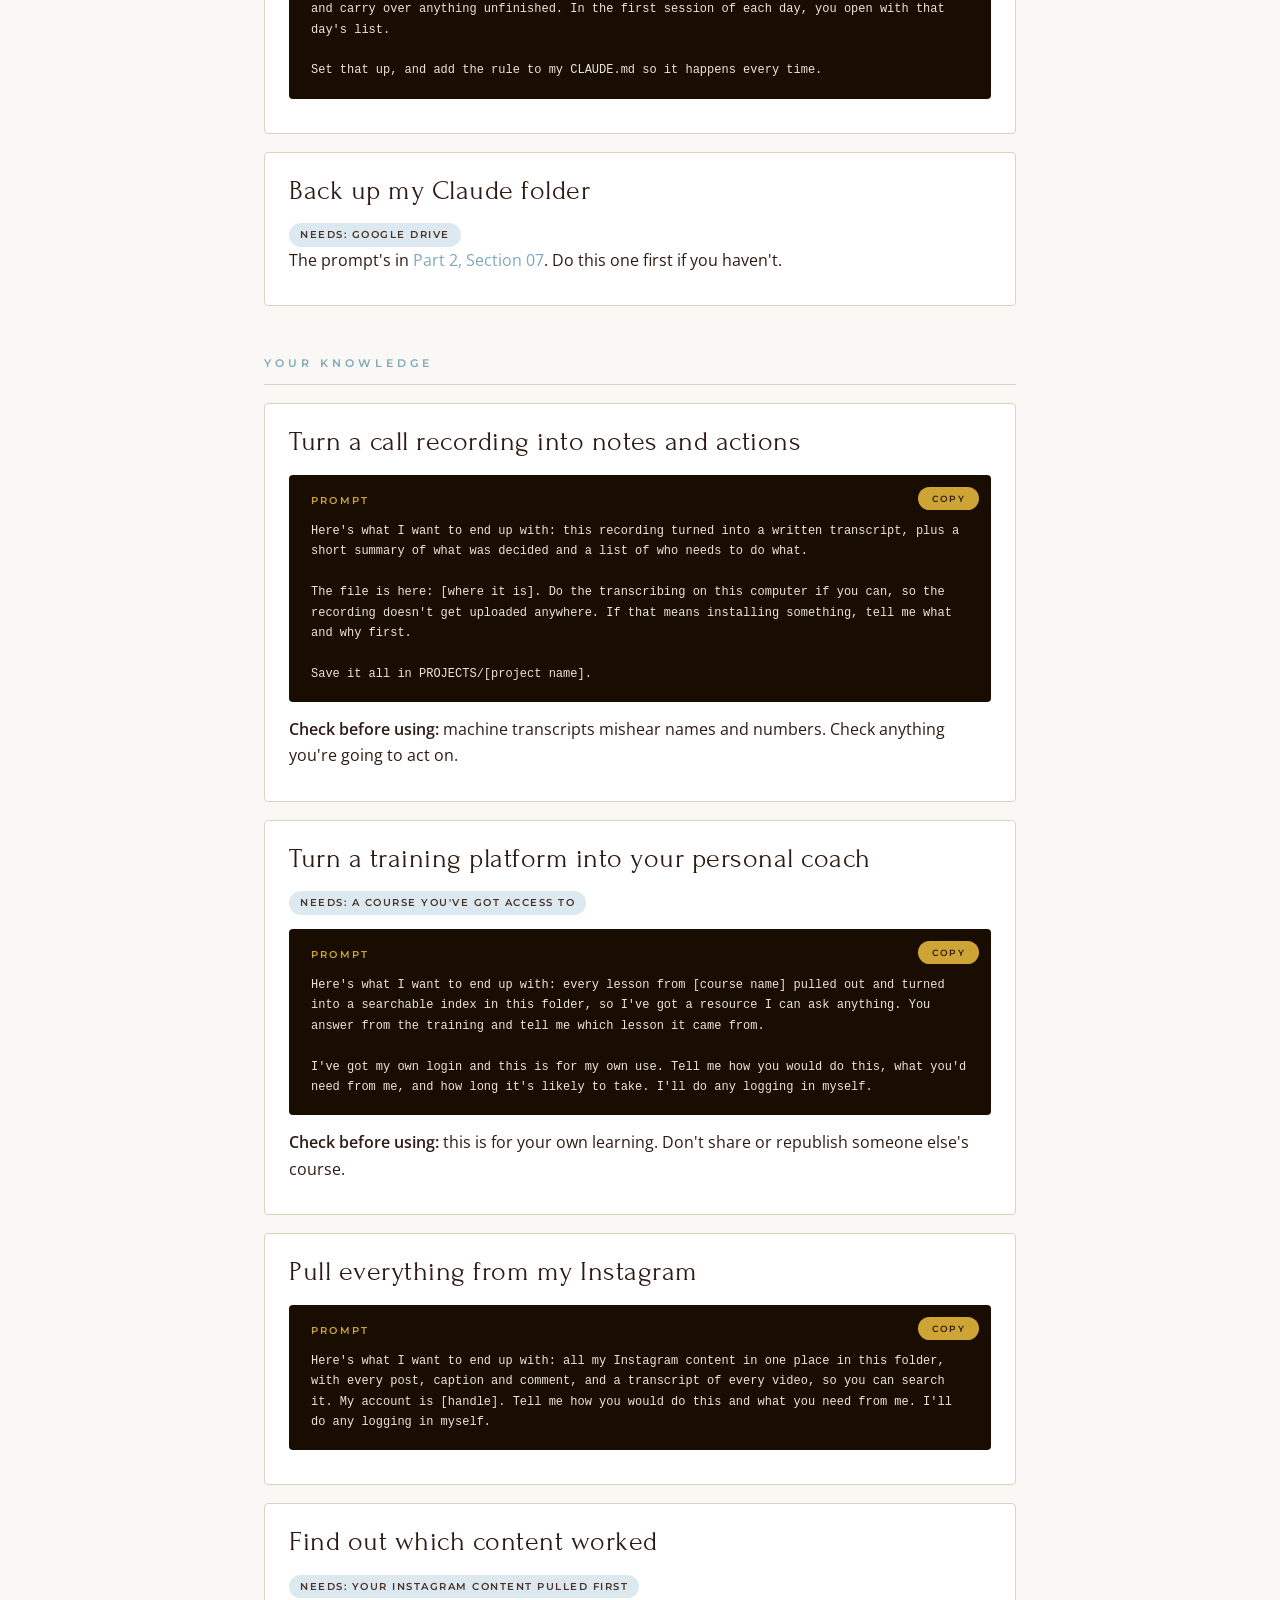
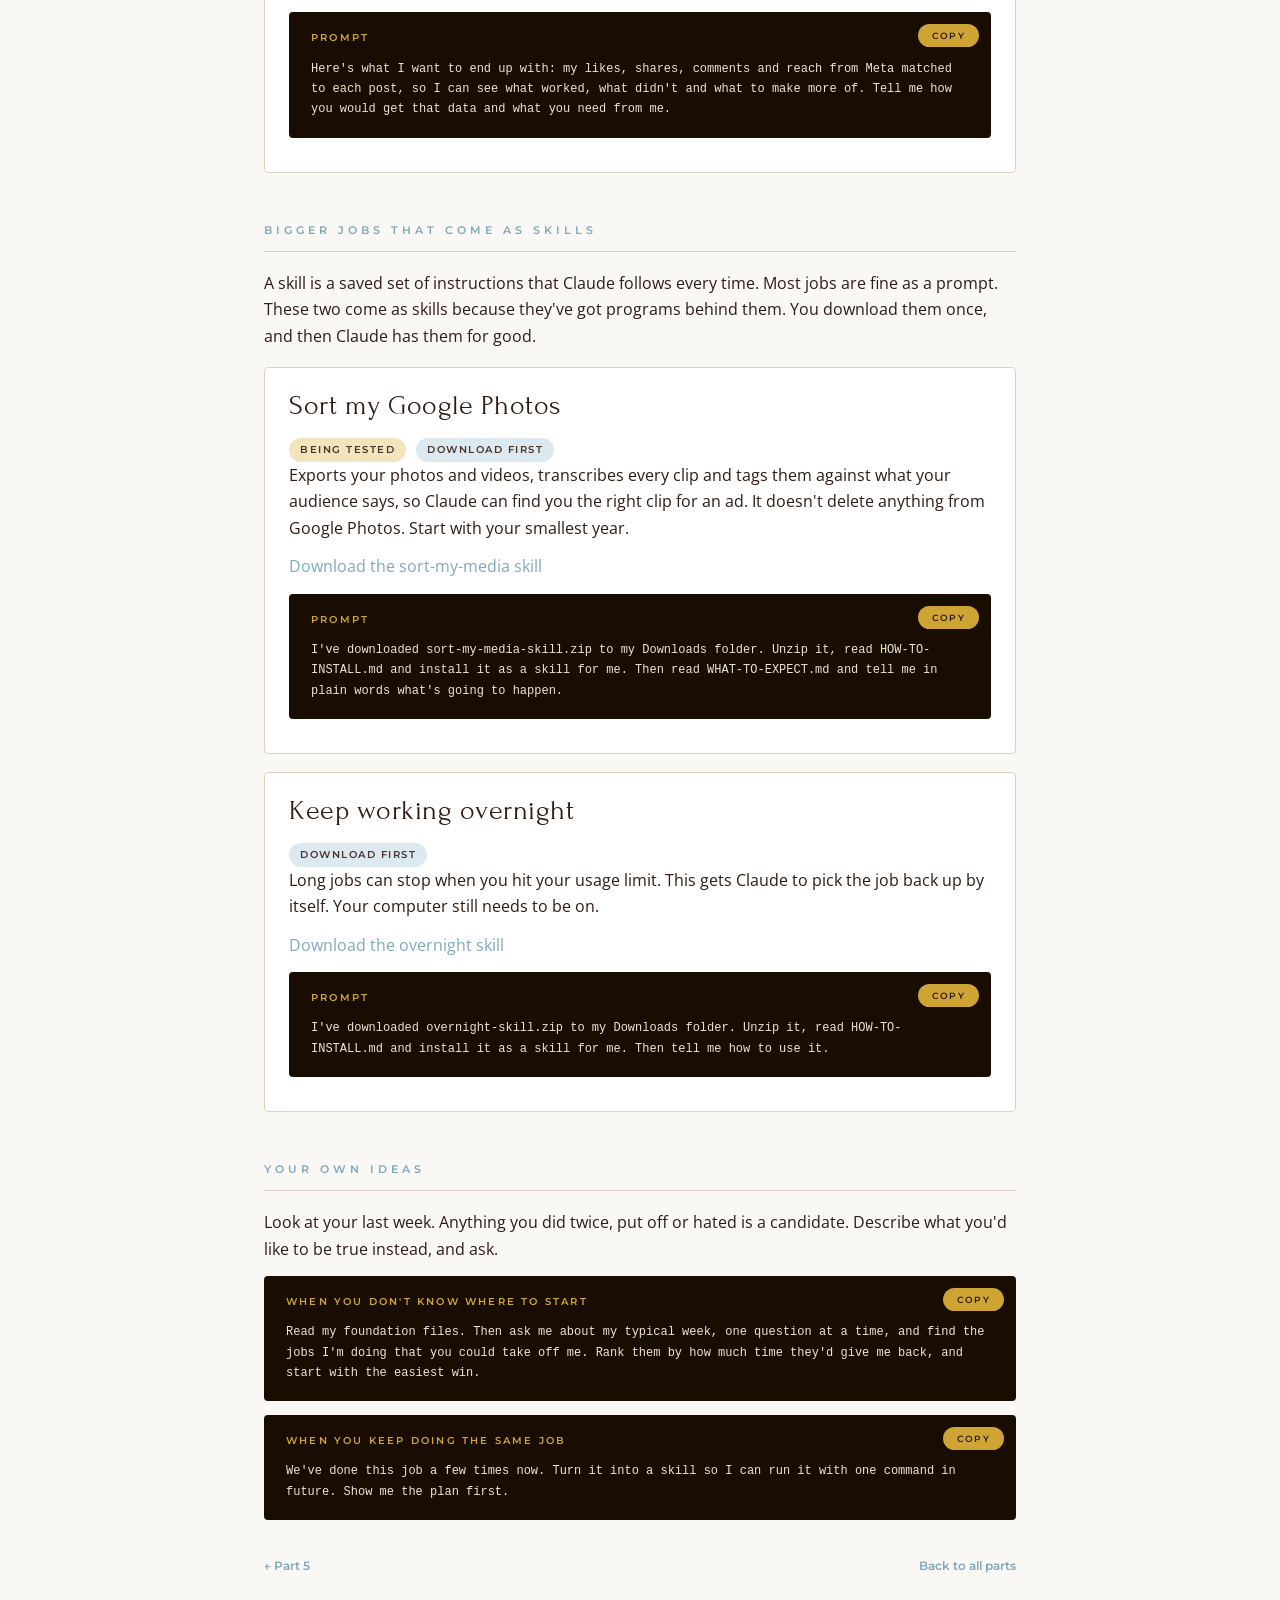
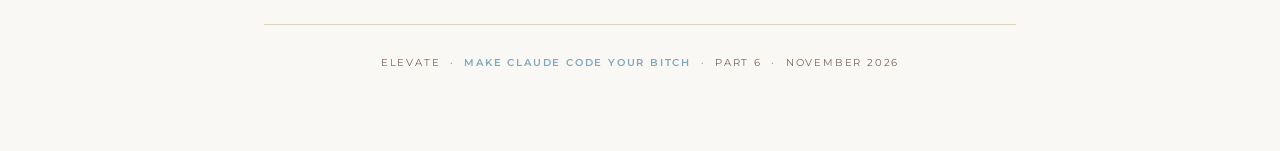
<file: part-6-things-to-ask-it-to-do.html>
<!DOCTYPE html>
<html lang="en">
<head>
<meta charset="UTF-8">
<meta name="viewport" content="width=device-width, initial-scale=1.0">
<title>Part 6: Things To Ask It To Do / Make Claude Code Your Bitch</title>
<link rel="preconnect" href="https://fonts.googleapis.com">
<link rel="preconnect" href="https://fonts.gstatic.com" crossorigin>
<link href="https://fonts.googleapis.com/css2?family=Forum&family=Open+Sans:wght@400;600;700&family=Montserrat:wght@300;400;500;600;700&family=Cormorant+Garamond:ital,wght@0,300;0,400;0,500;1,300;1,400&display=swap" rel="stylesheet">
<link rel="stylesheet" href="sop-style.css">
<link rel="stylesheet" href="workbook.css">
</head>
<body>

<div class="topnav"><a href="index.html">&larr; All parts</a></div>

<div class="cover">
  <div class="eyebrow">Part 6 of 6</div>
  <h1>Things To Ask<br>It To Do</h1>
  <div class="subtitle">Jobs I've handed to Claude, written so you can hand them over too. Copy one, change it to fit your business and run it in Plan mode.</div>
  <div class="pills">
    <span class="pill sky">Dip in any time</span>
  </div>
</div>

<p class="lead">Treat these as examples. The real skill is noticing a job you hate and describing what you want instead.</p>

<div class="callout cacao">
  <strong>How to use a card</strong>
  <p>Switch to Plan mode, paste the prompt and fill in the brackets. Then follow the six steps from Part 3. Some cards need Claude to get into another app first. <a href="part-3-how-to-work-with-it.html">Part 3</a> covers the three ways in, or just ask Claude to walk you through it.</p>
</div>

<h2>Your Marketing</h2>

<div class="card">
  <h3>Write engagement ads</h3>
  <span class="tag">Needs: Parts 4 and 5 done</span>
  <div class="code-block"><span class="label">Prompt</span><button class="copy-btn" onclick="copyBlock(this)">Copy</button>Here's what I want to end up with: [number] short engagement ads that make my ideal client stop and reply about their own life, to warm up an audience for [what I'm selling or building towards].

Use my foundation files and my language bank, and write in my customers' words. Each ad ends on a genuine question that someone would answer with a sentence about their own life. No asking people to comment, type a word or tag anyone, because Meta punishes that.

Tell me how you would do this.</div>
  <p><strong>Check before using:</strong> every detail about your life has to be true. Claude will fill gaps if you let it.</p>
</div>

<div class="card">
  <h3>Build my ads in Meta</h3>
  <span class="tag">Needs: Meta ads connected (see Part 3)</span>
  <div class="code-block"><span class="label">Prompt</span><button class="copy-btn" onclick="copyBlock(this)">Copy</button>Here's what I want to end up with: these ads built in my Meta ad account, paused and ready for me to review: [point to the file with the copy and images].

I've got the Meta Ads connector, or if I haven't, walk me through connecting it. The official address is https://mcp.facebook.com/ads and it gets added in claude.ai under Connectors.

Budget: [amount]. Audience: [who]. Nothing gets switched on or spends money until I've said yes to each ad. Tell me how you would do this.</div>
  <p><strong>Check before using:</strong> read every ad in Ads Manager before anything goes live. It's your money.</p>
</div>

<div class="card">
  <h3>Write an email sequence</h3>
  <span class="tag">Needs: Parts 4 and 5 done</span>
  <div class="code-block"><span class="label">Prompt</span><button class="copy-btn" onclick="copyBlock(this)">Copy</button>Here's what I want to end up with: a [number]-email sequence that takes someone from [where they are when they join] to [what I want them to do].

Use my foundation files and language bank. Each email needs a real story or detail from my life, so ask me for what you need before you write. Tell me how you would structure it, then wait for my OK before writing any of it.</div>
  <p><strong>Check before using:</strong> read each one out loud. If you wouldn't say it to a mate, change it.</p>
</div>

<h2>Your Admin</h2>

<div class="card">
  <h3>Clean up my inbox</h3>
  <span class="tag">Needs: a way into your email (see Part 3)</span>
  <div class="code-block"><span class="label">Prompt</span><button class="copy-btn" onclick="copyBlock(this)">Copy</button>Here's what I want to end up with: an inbox that only shows me the things that need me, with the junk gone.

My email accounts are: [list them]. Tell me how you would do this.</div>
  <p><strong>Check before using:</strong> make sure the plan shows you what's going before anything gets deleted.</p>
</div>

<div class="card">
  <h3>Tidy my Google Drive</h3>
  <span class="tag">Needs: Google Drive for desktop or the connector</span>
  <div class="code-block"><span class="label">Prompt</span><button class="copy-btn" onclick="copyBlock(this)">Copy</button>Here's what I want to end up with: a Google Drive where I can find anything in seconds.

Map what's in my Drive first, and don't change anything while you do. Then show me a one-page summary: the folder structure you'd suggest, what's duplicated and what looks like junk. Ask me anything you're not sure about.

Nothing gets deleted. Anything that looks like junk goes in a folder called "review before deleting", and I'll decide.</div>
  <p><strong>Check before using:</strong> shared files and links can break if files move. Ask Claude what could break before you approve.</p>
</div>

<div class="card">
  <h3>Keep a daily plan</h3>
  <div class="code-block"><span class="label">Prompt</span><button class="copy-btn" onclick="copyBlock(this)">Copy</button>Here's what I want to end up with: a simple daily to-do list that lives in this folder and that you keep for me.

At the end of each day I'll tell you what to do next. You write it under tomorrow's date and carry over anything unfinished. In the first session of each day, you open with that day's list.

Set that up, and add the rule to my CLAUDE.md so it happens every time.</div>
</div>

<div class="card">
  <h3>Back up my Claude folder</h3>
  <span class="tag">Needs: Google Drive</span>
  <p>The prompt's in <a href="part-2-set-up.html">Part 2, Section 07</a>. Do this one first if you haven't.</p>
</div>

<h2>Your Knowledge</h2>

<div class="card">
  <h3>Turn a call recording into notes and actions</h3>
  <div class="code-block"><span class="label">Prompt</span><button class="copy-btn" onclick="copyBlock(this)">Copy</button>Here's what I want to end up with: this recording turned into a written transcript, plus a short summary of what was decided and a list of who needs to do what.

The file is here: [where it is]. Do the transcribing on this computer if you can, so the recording doesn't get uploaded anywhere. If that means installing something, tell me what and why first.

Save it all in PROJECTS/[project name].</div>
  <p><strong>Check before using:</strong> machine transcripts mishear names and numbers. Check anything you're going to act on.</p>
</div>

<div class="card">
  <h3>Turn a training platform into your personal coach</h3>
  <span class="tag">Needs: a course you've got access to</span>
  <div class="code-block"><span class="label">Prompt</span><button class="copy-btn" onclick="copyBlock(this)">Copy</button>Here's what I want to end up with: every lesson from [course name] pulled out and turned into a searchable index in this folder, so I've got a resource I can ask anything. You answer from the training and tell me which lesson it came from.

I've got my own login and this is for my own use. Tell me how you would do this, what you'd need from me, and how long it's likely to take. I'll do any logging in myself.</div>
  <p><strong>Check before using:</strong> this is for your own learning. Don't share or republish someone else's course.</p>
</div>

<div class="card">
  <h3>Pull everything from my Instagram</h3>
  <div class="code-block"><span class="label">Prompt</span><button class="copy-btn" onclick="copyBlock(this)">Copy</button>Here's what I want to end up with: all my Instagram content in one place in this folder, with every post, caption and comment, and a transcript of every video, so you can search it. My account is [handle]. Tell me how you would do this and what you need from me. I'll do any logging in myself.</div>
</div>

<div class="card">
  <h3>Find out which content worked</h3>
  <span class="tag">Needs: your Instagram content pulled first</span>
  <div class="code-block"><span class="label">Prompt</span><button class="copy-btn" onclick="copyBlock(this)">Copy</button>Here's what I want to end up with: my likes, shares, comments and reach from Meta matched to each post, so I can see what worked, what didn't and what to make more of. Tell me how you would get that data and what you need from me.</div>
</div>

<h2>Bigger Jobs That Come As Skills</h2>

<p>A skill is a saved set of instructions that Claude follows every time. Most jobs are fine as a prompt. These two come as skills because they've got programs behind them. You download them once, and then Claude has them for good.</p>

<div class="card">
  <h3>Sort my Google Photos</h3>
  <span class="tag warn">Being tested</span>
  <span class="tag">Download first</span>
  <p>Exports your photos and videos, transcribes every clip and tags them against what your audience says, so Claude can find you the right clip for an ad. It doesn't delete anything from Google Photos. Start with your smallest year.</p>
  <p><a href="downloads/sort-my-media-skill.zip">Download the sort-my-media skill</a></p>
  <div class="code-block"><span class="label">Prompt</span><button class="copy-btn" onclick="copyBlock(this)">Copy</button>I've downloaded sort-my-media-skill.zip to my Downloads folder. Unzip it, read HOW-TO-INSTALL.md and install it as a skill for me. Then read WHAT-TO-EXPECT.md and tell me in plain words what's going to happen.</div>
</div>

<div class="card">
  <h3>Keep working overnight</h3>
  <span class="tag">Download first</span>
  <p>Long jobs can stop when you hit your usage limit. This gets Claude to pick the job back up by itself. Your computer still needs to be on.</p>
  <p><a href="downloads/overnight-skill.zip">Download the overnight skill</a></p>
  <div class="code-block"><span class="label">Prompt</span><button class="copy-btn" onclick="copyBlock(this)">Copy</button>I've downloaded overnight-skill.zip to my Downloads folder. Unzip it, read HOW-TO-INSTALL.md and install it as a skill for me. Then tell me how to use it.</div>
</div>

<h2>Your Own Ideas</h2>

<p>Look at your last week. Anything you did twice, put off or hated is a candidate. Describe what you'd like to be true instead, and ask.</p>

<div class="code-block"><span class="label">When you don't know where to start</span><button class="copy-btn" onclick="copyBlock(this)">Copy</button>Read my foundation files. Then ask me about my typical week, one question at a time, and find the jobs I'm doing that you could take off me. Rank them by how much time they'd give me back, and start with the easiest win.</div>

<div class="code-block"><span class="label">When you keep doing the same job</span><button class="copy-btn" onclick="copyBlock(this)">Copy</button>We've done this job a few times now. Turn it into a skill so I can run it with one command in future. Show me the plan first.</div>

<div class="nextnav">
  <a href="part-5-add-your-voc.html">&larr; Part 5</a>
  <a href="index.html">Back to all parts</a>
</div>

<div class="footer">
  <div class="footer-meta">Elevate &nbsp;&middot;&nbsp; <strong>Make Claude Code Your Bitch</strong> &nbsp;&middot;&nbsp; Part 6 &nbsp;&middot;&nbsp; November 2026</div>
</div>

<script src="workbook.js"></script>

</body>
</html>
</file>
<file: sop-style.css>
* { margin: 0; padding: 0; box-sizing: border-box; }

:root {
  --pearl: #FAF8F5;
  --pearl-deep: #F2EDE5;
  --pearl-warm: #ECE4D4;
  --cacao: #2E1B14;
  --cacao-soft: #4A3329;
  --cacao-muted: #7A6359;
  --espresso: #180D00;
  --sky: #ABCDDD;
  --sky-light: #DCE9F0;
  --sky-deep: #7FA8BD;
  --honey: #CEA435;
  --honey-light: #F2E5BE;
  --honey-deep: #A8851F;
  --rule: #DDD2BF;
}

body {
  font-family: 'Cormorant Garamond', Georgia, serif;
  font-size: 16px;
  line-height: 1.65;
  color: var(--cacao);
  background: var(--pearl);
  max-width: 880px;
  margin: 0 auto;
  padding: 48px 64px 80px;
}

@media print {
  body { padding: 36px; font-size: 13px; background: #fff; }
  .no-print { display: none; }
  h2 { page-break-before: always; }
  .cover, h2:first-of-type { page-break-before: avoid; }
  .step, .callout, .phase, .os-block { page-break-inside: avoid; }
}

@media (max-width: 700px) {
  body { padding: 24px 18px 60px; }
  .cover { padding: 24px 0 16px; margin-bottom: 16px; }
  .cover .eyebrow { font-size: 10px; letter-spacing: 3px; margin-bottom: 18px; }
  .cover h1 { font-size: 36px; line-height: 1.1; margin-bottom: 16px; }
  .cover .version { font-size: 9px; letter-spacing: 2.5px; margin-bottom: 18px; }
  .cover .subtitle { font-size: 17px; margin-bottom: 18px; line-height: 1.45; }
  .toc { padding: 22px; margin-bottom: 36px; }
  .toc ol { columns: 1; }
  h2 { font-size: 10px; letter-spacing: 3px; margin: 36px 0 14px; }
  h3 { font-size: 22px; margin: 22px 0 8px; }
  .step { gap: 12px; margin-bottom: 16px; }
  .step-num { width: 32px; height: 32px; font-size: 13px; }
  .callout { padding: 14px 16px; margin: 16px 0; }
  .code-block { padding: 14px 16px; font-size: 11px; }
  .os-tabs { flex-direction: column; gap: 0; }
  table { font-size: 14px; }
  th, td { padding: 10px 12px; }
}

.cover {
  text-align: center;
  padding: 44px 0 20px;
  margin-bottom: 20px;
  position: relative;
}
.cover::after {
  content: "";
  display: block;
  width: 80px;
  height: 1px;
  background: var(--sky-deep);
  margin: 16px auto 0;
}
.cover .eyebrow {
  font-family: 'Montserrat', sans-serif;
  font-size: 11px;
  letter-spacing: 4px;
  text-transform: uppercase;
  color: var(--honey-deep);
  margin-bottom: 24px;
  font-weight: 500;
}
.cover h1 {
  font-family: 'Forum', Georgia, serif;
  font-size: 58px;
  font-weight: 400;
  color: var(--cacao);
  line-height: 1.05;
  letter-spacing: 1px;
  margin-bottom: 20px;
  text-transform: uppercase;
}
.cover .version {
  display: inline-block;
  font-family: 'Montserrat', sans-serif;
  font-size: 10px;
  letter-spacing: 3px;
  text-transform: uppercase;
  color: var(--honey-deep);
  border: 1px solid var(--honey-deep);
  padding: 5px 16px;
  border-radius: 100px;
  margin-bottom: 22px;
  font-weight: 500;
}
.cover .byline {
  font-family: 'Montserrat', sans-serif;
  font-size: 10.5px;
  letter-spacing: 2.5px;
  text-transform: uppercase;
  color: var(--cacao-soft);
  margin-bottom: 22px;
  font-weight: 500;
}
.cover .logo {
  display: block;
  height: 96px;
  width: auto;
  margin: 0 auto 24px;
}
.cover .subtitle {
  font-family: 'Cormorant Garamond', Georgia, serif;
  font-size: 22px;
  color: var(--cacao-soft);
  margin-bottom: 24px;
  font-style: italic;
  font-weight: 300;
  max-width: 560px;
  margin-left: auto;
  margin-right: auto;
  line-height: 1.5;
}
.cover .pills {
  display: flex;
  justify-content: center;
  gap: 8px;
  flex-wrap: wrap;
  margin-bottom: 24px;
}
.pill {
  background: var(--cacao);
  color: var(--pearl);
  font-family: 'Montserrat', sans-serif;
  font-size: 9px;
  letter-spacing: 2px;
  text-transform: uppercase;
  padding: 7px 16px;
  border-radius: 100px;
  font-weight: 500;
}
.pill.sky { background: var(--sky-deep); }
.pill.honey { background: var(--honey); color: var(--cacao); }

.toc {
  background: #FFFFFF;
  border: 1px solid var(--rule);
  border-radius: 4px;
  padding: 28px 36px;
  margin: 0 0 48px;
  position: relative;
}
.toc::before {
  content: "";
  position: absolute;
  top: -1px;
  left: 24px;
  width: 60px;
  height: 3px;
  background: var(--sky);
}
.toc h3 {
  font-family: 'Montserrat', sans-serif;
  margin-top: 0;
  margin-bottom: 16px;
  font-size: 11px;
  color: var(--sky-deep);
  text-transform: uppercase;
  letter-spacing: 3.5px;
  font-weight: 600;
}
.toc ol {
  margin: 0;
  padding: 0;
  list-style: none;
  columns: 2;
  column-gap: 36px;
}
.toc li {
  font-family: 'Cormorant Garamond', Georgia, serif;
  font-size: 16px;
  color: var(--cacao);
  margin-bottom: 6px;
  line-height: 1.4;
  display: flex;
  gap: 14px;
  break-inside: avoid;
}
.toc li .num {
  font-family: 'Montserrat', sans-serif;
  color: var(--honey-deep);
  font-weight: 600;
  font-size: 11px;
  letter-spacing: 1px;
  min-width: 26px;
  padding-top: 3px;
}

h2 {
  font-family: 'Montserrat', sans-serif;
  font-size: 11px;
  letter-spacing: 4px;
  text-transform: uppercase;
  color: var(--sky-deep);
  margin: 48px 0 18px;
  padding-bottom: 12px;
  border-bottom: 1px solid var(--rule);
  font-weight: 600;
}
h3 {
  font-family: 'Forum', Georgia, serif;
  font-size: 28px;
  font-weight: 400;
  color: var(--cacao);
  margin: 28px 0 10px;
  line-height: 1.3;
  letter-spacing: 0.5px;
}
h4 {
  font-family: 'Montserrat', sans-serif;
  font-size: 12px;
  font-weight: 600;
  color: var(--cacao);
  text-transform: uppercase;
  letter-spacing: 1.5px;
  margin: 18px 0 8px;
}
p {
  margin-bottom: 12px;
  color: var(--cacao);
  font-size: 16px;
}
ul, ol { padding-left: 24px; margin-bottom: 14px; }
li {
  margin-bottom: 6px;
  font-size: 15px;
  line-height: 1.65;
  color: var(--cacao);
}
strong { color: var(--cacao); font-weight: 600; }
em { color: var(--cacao-soft); font-style: italic; }
a { color: var(--sky-deep); text-decoration: none; }
a:hover { text-decoration: underline; }

code {
  font-family: 'Courier New', monospace;
  font-size: 13px;
  background: var(--pearl-deep);
  padding: 2px 8px;
  border-radius: 3px;
  color: var(--honey-deep);
  font-weight: 500;
}

.lead {
  font-family: 'Cormorant Garamond', Georgia, serif;
  font-size: 20px;
  line-height: 1.5;
  color: var(--cacao);
  font-style: italic;
  font-weight: 300;
  margin-bottom: 22px;
  padding-left: 22px;
  border-left: 2px solid var(--sky);
}

.steps { margin: 18px 0; }
.step {
  display: flex;
  gap: 18px;
  margin-bottom: 20px;
  align-items: flex-start;
}
.step-num {
  flex-shrink: 0;
  width: 38px;
  height: 38px;
  border-radius: 50%;
  background: var(--cacao);
  color: var(--pearl);
  font-family: 'Montserrat', sans-serif;
  font-weight: 600;
  font-size: 14px;
  display: flex;
  align-items: center;
  justify-content: center;
  margin-top: 2px;
}
.step-num.sky { background: var(--sky-deep); }
.step-num.honey { background: var(--honey); color: var(--cacao); }
.step-body { flex: 1; }
.step-body h4 { margin-top: 0; margin-bottom: 6px; }
.step-body p { margin-bottom: 8px; font-size: 15px; }
.step-body .action {
  background: var(--sky-light);
  border-left: 2px solid var(--sky-deep);
  padding: 12px 18px;
  font-family: 'Montserrat', sans-serif;
  font-size: 12.5px;
  color: var(--cacao-soft);
  border-radius: 0 4px 4px 0;
  margin-top: 10px;
  line-height: 1.6;
  font-weight: 400;
}
.step-body .action strong {
  display: block;
  font-size: 9.5px;
  letter-spacing: 1.8px;
  text-transform: uppercase;
  color: var(--sky-deep);
  margin-bottom: 6px;
  font-weight: 600;
}

.callout {
  border-left: 2px solid var(--sky-deep);
  background: var(--sky-light);
  padding: 18px 22px;
  margin: 20px 0;
  border-radius: 0 4px 4px 0;
}
.callout.honey {
  border-left-color: var(--honey-deep);
  background: var(--honey-light);
}
.callout.cacao {
  border-left-color: var(--cacao);
  background: var(--pearl-deep);
}
.callout > strong:first-child {
  font-family: 'Montserrat', sans-serif;
  font-size: 10px;
  text-transform: uppercase;
  letter-spacing: 2px;
  color: var(--sky-deep);
  display: block;
  margin-bottom: 8px;
  font-weight: 600;
}
.callout.honey > strong:first-child { color: var(--honey-deep); }
.callout.cacao > strong:first-child { color: var(--cacao); }
.callout p { margin: 0; font-size: 15px; line-height: 1.65; font-family: 'Cormorant Garamond', serif; }
.callout p + p { margin-top: 10px; }
.callout ul { margin: 8px 0 0; padding-left: 22px; }
.callout li { font-size: 14px; margin-bottom: 4px; }

.phase {
  border: 1px solid var(--rule);
  border-radius: 4px;
  padding: 20px 24px;
  margin: 14px 0;
  background: #FFFFFF;
}
.phase-header {
  display: flex;
  align-items: center;
  gap: 14px;
  margin-bottom: 14px;
  flex-wrap: wrap;
}
.phase-badge {
  background: var(--sky-deep);
  color: var(--pearl);
  font-family: 'Montserrat', sans-serif;
  font-size: 10px;
  font-weight: 600;
  letter-spacing: 1.5px;
  text-transform: uppercase;
  padding: 5px 13px;
  border-radius: 100px;
  white-space: nowrap;
}
.phase-badge.honey { background: var(--honey); color: var(--cacao); }
.phase-badge.cacao { background: var(--cacao); color: var(--pearl); }
.phase-title {
  font-family: 'Forum', serif;
  font-weight: 400;
  font-size: 22px;
  color: var(--cacao);
  letter-spacing: 0.3px;
}
.phase p { font-size: 15px; color: var(--cacao-soft); margin-bottom: 10px; font-family: 'Cormorant Garamond', serif; }
.phase ul, .phase ol { margin: 0; }
.phase li { font-size: 15px; }

.os-tabs {
  display: flex;
  gap: 16px;
  margin: 18px 0;
  align-items: stretch;
}
.os-block {
  flex: 1;
  border: 1px solid var(--rule);
  border-radius: 4px;
  overflow: hidden;
  background: #FFFFFF;
}
.os-block-header {
  padding: 10px 18px;
  font-family: 'Montserrat', sans-serif;
  font-size: 10px;
  font-weight: 600;
  letter-spacing: 2px;
  text-transform: uppercase;
  display: flex;
  align-items: center;
  gap: 8px;
}
.os-block-header.mac { background: var(--cacao); color: var(--pearl); }
.os-block-header.pc { background: var(--sky-deep); color: var(--pearl); }
.os-block-body { padding: 16px 18px; }
.os-block-body ol { margin: 0; padding-left: 20px; }
.os-block-body li { font-size: 14px; margin-bottom: 7px; line-height: 1.6; }

.code-block {
  background: var(--espresso);
  color: #ECE4D4;
  border-radius: 4px;
  padding: 18px 22px;
  margin: 14px 0;
  font-family: 'Courier New', monospace;
  font-size: 12px;
  line-height: 1.7;
  overflow-x: auto;
  white-space: pre-wrap;
  word-break: break-word;
  position: relative;
}
.code-block .label {
  display: block;
  font-family: 'Montserrat', sans-serif;
  font-size: 9.5px;
  letter-spacing: 2.2px;
  text-transform: uppercase;
  color: var(--honey);
  margin-bottom: 12px;
  font-weight: 600;
}
.code-block .comment { color: #8B7E70; font-style: italic; }

table {
  width: 100%;
  border-collapse: collapse;
  margin: 16px 0 22px;
  font-family: 'Cormorant Garamond', serif;
  font-size: 15px;
}
th {
  background: var(--cacao);
  color: var(--pearl);
  padding: 13px 18px;
  text-align: left;
  font-family: 'Montserrat', sans-serif;
  font-weight: 600;
  font-size: 10.5px;
  letter-spacing: 1.6px;
  text-transform: uppercase;
}
td {
  padding: 14px 18px;
  border-bottom: 1px solid var(--rule);
  vertical-align: top;
  line-height: 1.6;
  background: #FFFFFF;
}
tr:nth-child(even) td { background: var(--pearl-deep); }

hr { border: none; border-top: 1px solid var(--rule); margin: 36px 0; }
.ornament {
  text-align: center;
  margin: 40px 0;
  color: var(--sky-deep);
  font-family: 'Forum', serif;
  font-size: 22px;
  letter-spacing: 14px;
}

.footer {
  margin-top: 48px;
  padding-top: 20px;
  border-top: 1px solid var(--rule);
  text-align: center;
}
.footer-meta {
  font-family: 'Montserrat', sans-serif;
  font-size: 9.5px;
  letter-spacing: 1.8px;
  text-transform: uppercase;
  color: var(--cacao-muted);
  margin-top: 10px;
}
.footer-meta strong { color: var(--sky-deep); font-weight: 600; }

.copy-btn {
  position: absolute;
  top: 12px;
  right: 12px;
  background: var(--honey);
  color: var(--cacao);
  border: none;
  border-radius: 100px;
  font-family: 'Montserrat', sans-serif;
  font-size: 9px;
  font-weight: 600;
  letter-spacing: 1.5px;
  text-transform: uppercase;
  padding: 6px 14px;
  cursor: pointer;
}
.copy-btn:hover { background: var(--honey-light); }
@media print { .copy-btn { display: none; } }
</file>
<file: workbook.css>
/* Workbook additions on top of sop-style.css */
.hero { text-align: center; padding: 28px 0 8px; }
.hero .logo { display: block; height: 80px; width: auto; margin: 0 auto 22px; }
.hero .name { font-family: 'Montserrat', sans-serif; font-size: 12px; letter-spacing: 4px; text-transform: uppercase; color: var(--honey-deep); font-weight: 600; margin-bottom: 10px; }
.hero .prehead { font-family: 'Cormorant Garamond', Georgia, serif; font-style: italic; font-size: 19px; color: var(--cacao-soft); margin-bottom: 22px; }
.hero h1 { font-family: 'Forum', Georgia, serif; font-size: 50px; font-weight: 400; line-height: 1.12; color: var(--cacao); margin-bottom: 20px; }
.hero .sub { font-family: 'Cormorant Garamond', Georgia, serif; font-size: 22px; line-height: 1.45; color: var(--cacao-soft); max-width: 640px; margin: 0 auto 26px; }
.btn { display: inline-block; background: var(--honey); color: var(--cacao); font-family: 'Montserrat', sans-serif; font-size: 12px; font-weight: 600; letter-spacing: 2px; text-transform: uppercase; padding: 15px 34px; border-radius: 100px; }
.btn:hover { background: var(--honey-light); text-decoration: none; }
.btn-note { font-family: 'Montserrat', sans-serif; font-size: 11px; color: var(--cacao-muted); margin-top: 12px; }
.story { max-width: 640px; margin: 40px auto; }
.story p { font-size: 19px; line-height: 1.6; margin-bottom: 16px; }
.parts { margin: 20px 0 36px; }
.part-link { display: flex; gap: 18px; align-items: flex-start; background: #fff; border: 1px solid var(--rule); border-radius: 4px; padding: 18px 22px; margin-bottom: 12px; color: var(--cacao); }
.part-link:hover { border-color: var(--sky-deep); text-decoration: none; }
.part-link .n { font-family: 'Forum', serif; font-size: 30px; color: var(--honey-deep); min-width: 30px; line-height: 1.1; }
.part-link h4 { margin: 2px 0 4px; }
.part-link p { margin: 0; font-size: 16px; color: var(--cacao-soft); }
.part-link .time { font-family: 'Montserrat', sans-serif; font-size: 10.5px; letter-spacing: 1px; color: var(--sky-deep); margin-top: 6px; display: block; }
.topnav { font-family: 'Montserrat', sans-serif; font-size: 11px; letter-spacing: 1.5px; text-transform: uppercase; margin-bottom: 8px; }
.nextnav { display: flex; justify-content: space-between; gap: 16px; flex-wrap: wrap; margin-top: 36px; font-family: 'Montserrat', sans-serif; font-size: 12px; font-weight: 600; }
.table-wrap { overflow-x: auto; }
.table-wrap table { min-width: 640px; }
.card { background: #fff; border: 1px solid var(--rule); border-radius: 4px; padding: 20px 24px; margin: 18px 0; }
.card h3 { margin-top: 0; }
.card .tag { display: inline-block; font-family: 'Montserrat', sans-serif; font-size: 9.5px; letter-spacing: 1.5px; text-transform: uppercase; font-weight: 600; background: var(--sky-light); color: var(--cacao-soft); padding: 4px 11px; border-radius: 100px; margin-right: 6px; }
.card .tag.warn { background: var(--honey-light); }
@media (max-width: 700px) { .hero h1 { font-size: 34px; } .hero .sub { font-size: 19px; } .story p { font-size: 18px; } }
@media print { .btn, .topnav, .nextnav { display: none; } }

/* Clearer body text */
body, p, li, td, table, .toc li, .callout p, .callout li, .phase p, .phase li, .step-body p, .os-block-body li, .story p, .part-link p { font-family: 'Open Sans', Arial, sans-serif; color: var(--cacao); }
body, p, li, td { font-size: 16px; line-height: 1.65; }
.callout p, .phase p, .step-body p, .callout li, .os-block-body li { font-size: 15.5px; }
.lead, .cover .subtitle, .hero .sub, .hero .prehead { font-family: 'Open Sans', Arial, sans-serif; font-style: normal; font-weight: 400; color: var(--cacao-soft); }
.lead { font-size: 18px; }
.cover .subtitle, .hero .sub { font-size: 18px; }
.hero .prehead { font-size: 16px; }
.story p { font-size: 17px; }
.btn-note { font-size: 12.5px; }
.phase-badge.red { background: #B3362B; color: #fff; }
.phase-badge.green { background: #2E7D4F; color: #fff; }
.ticks td:not(:first-child), .ticks th:not(:first-child) { text-align: center; }
.tick { color: #2E7D4F; font-size: 22px; font-weight: 700; }
.cross { color: #B3362B; font-size: 22px; font-weight: 700; }
.warn { color: #B3362B; font-weight: 600; }
</file>
